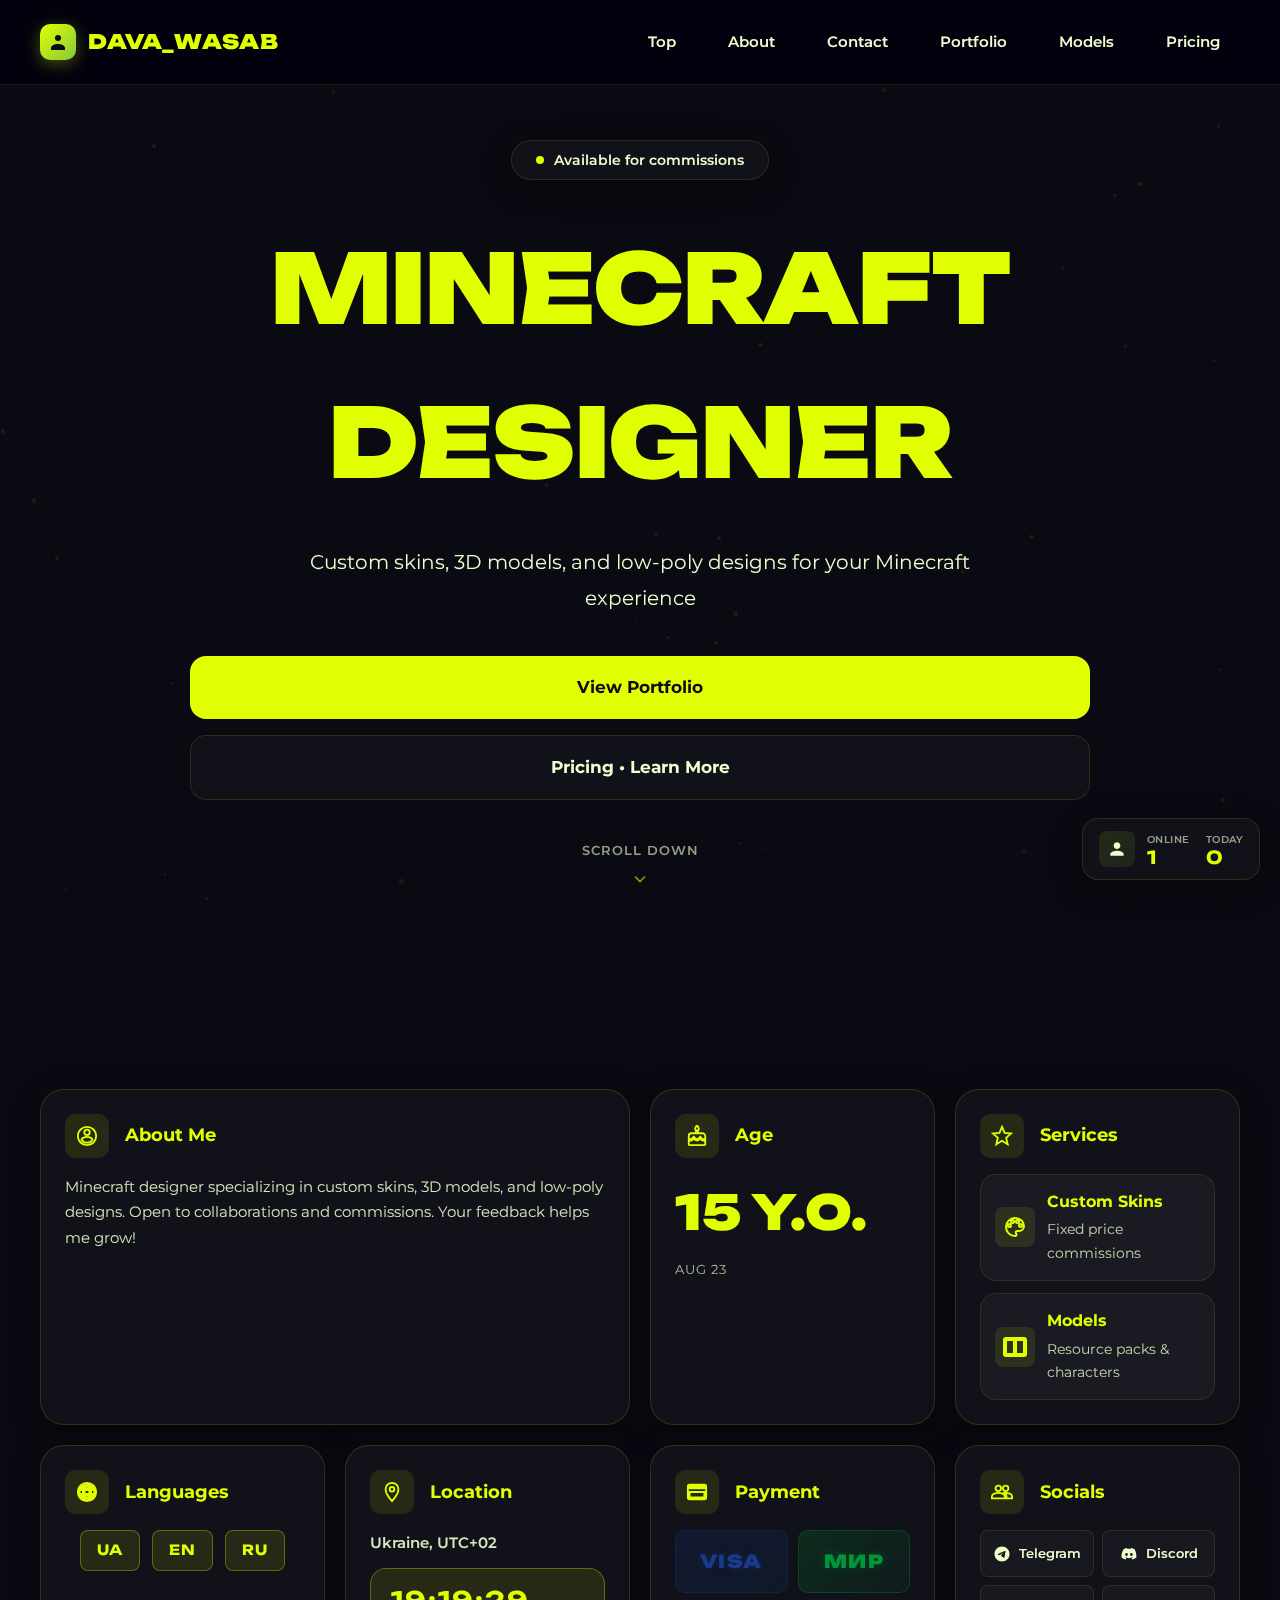
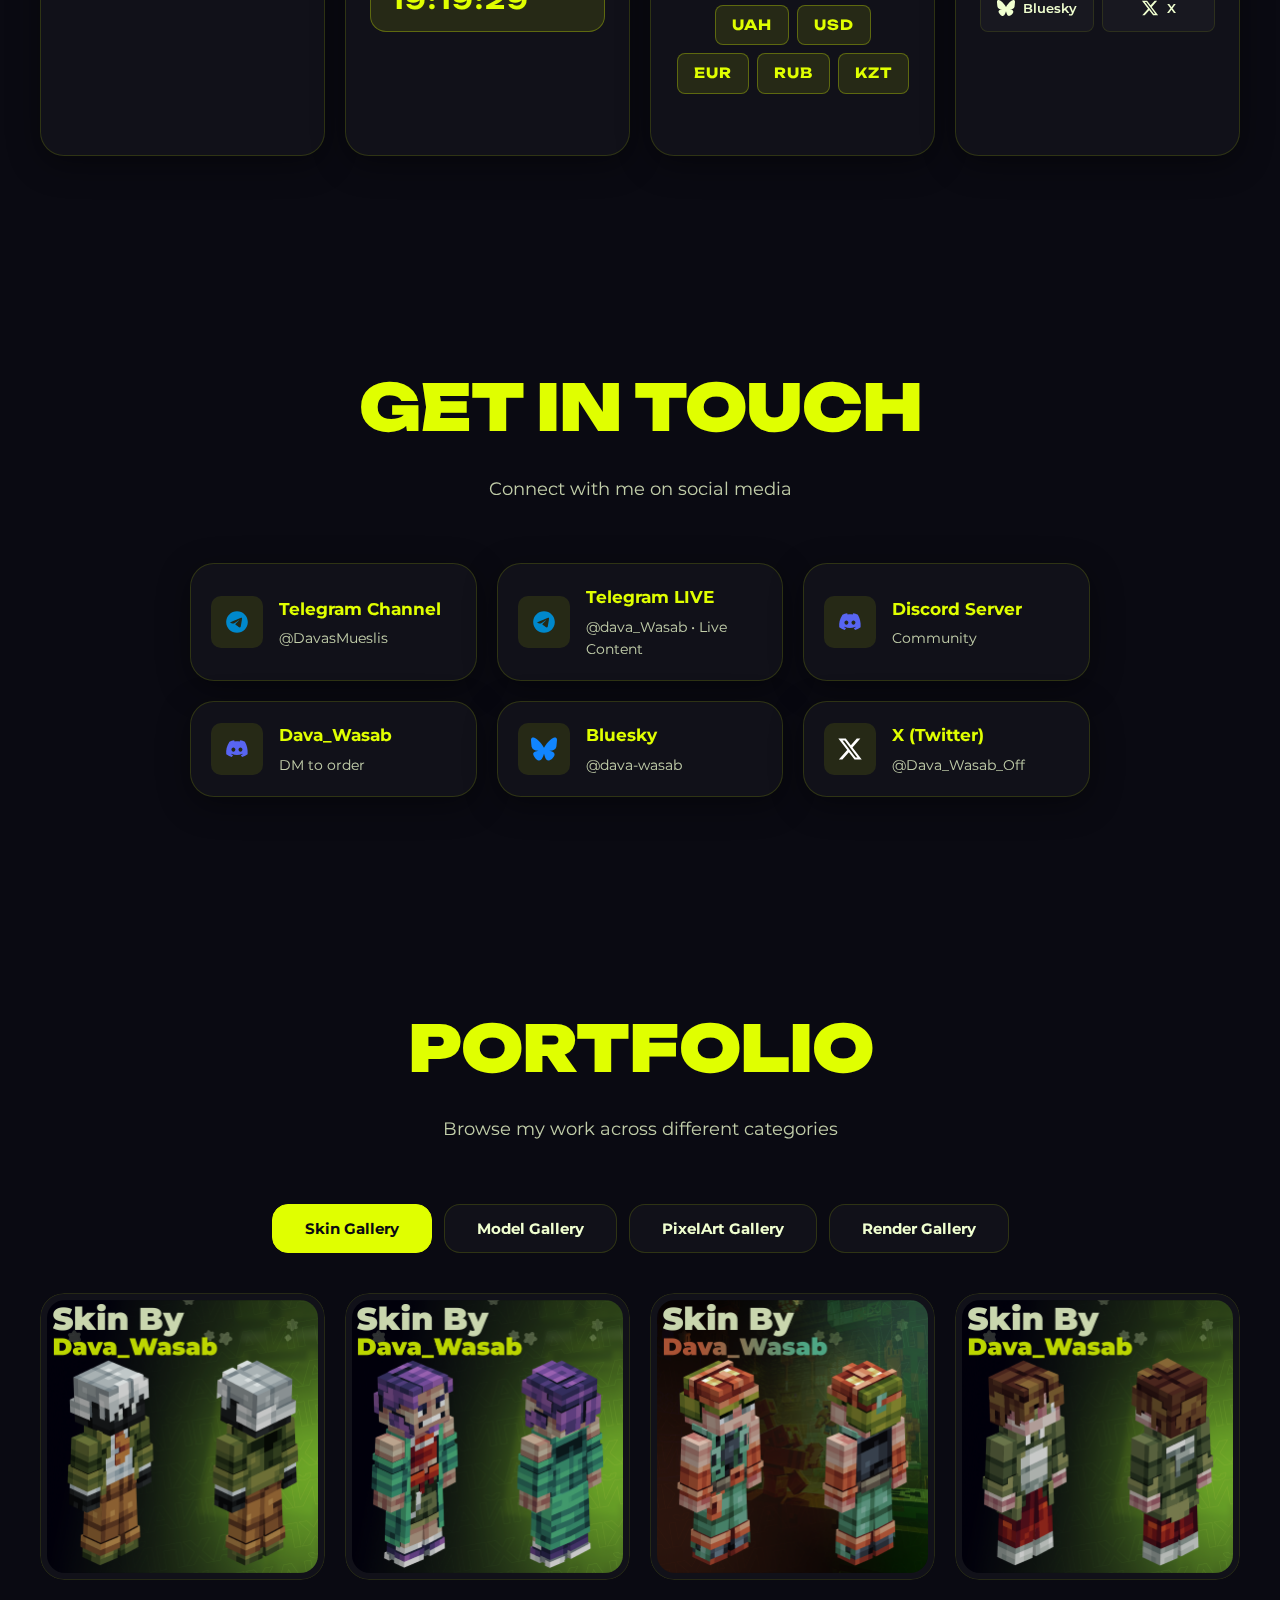
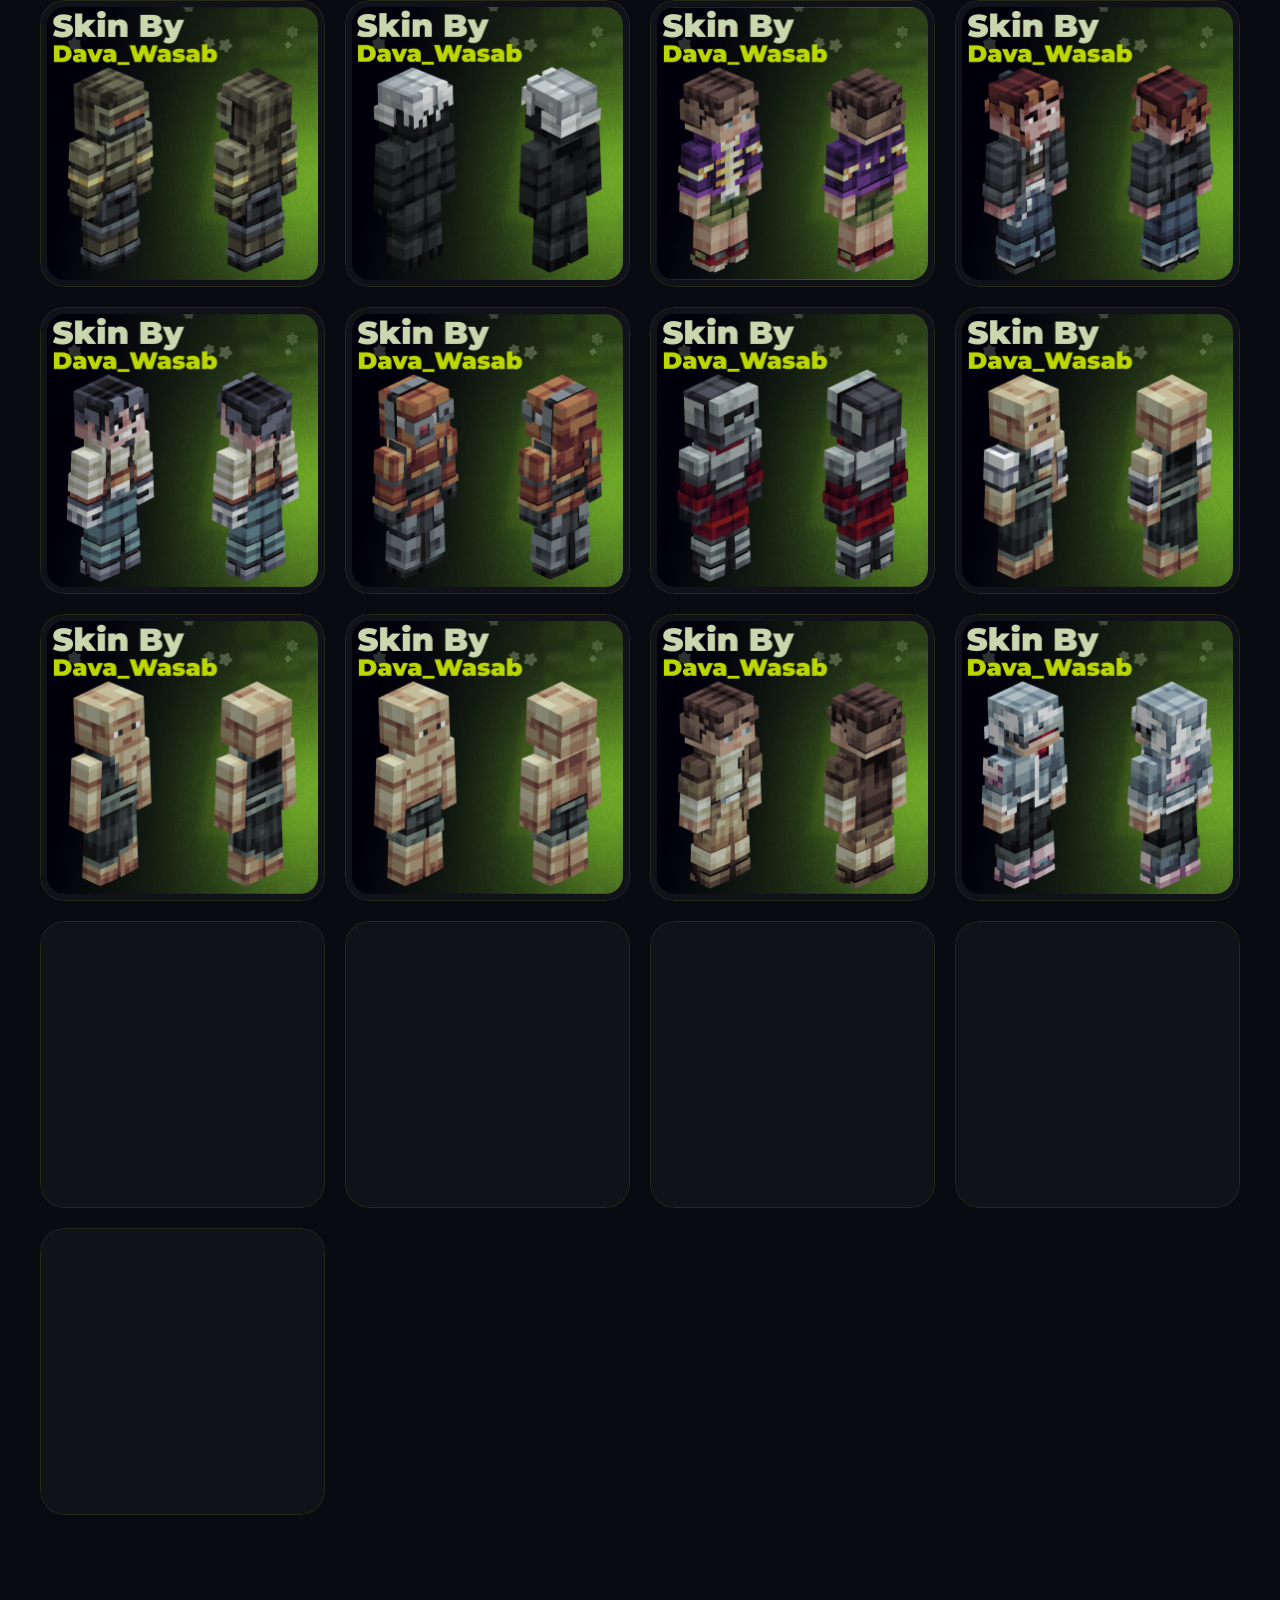
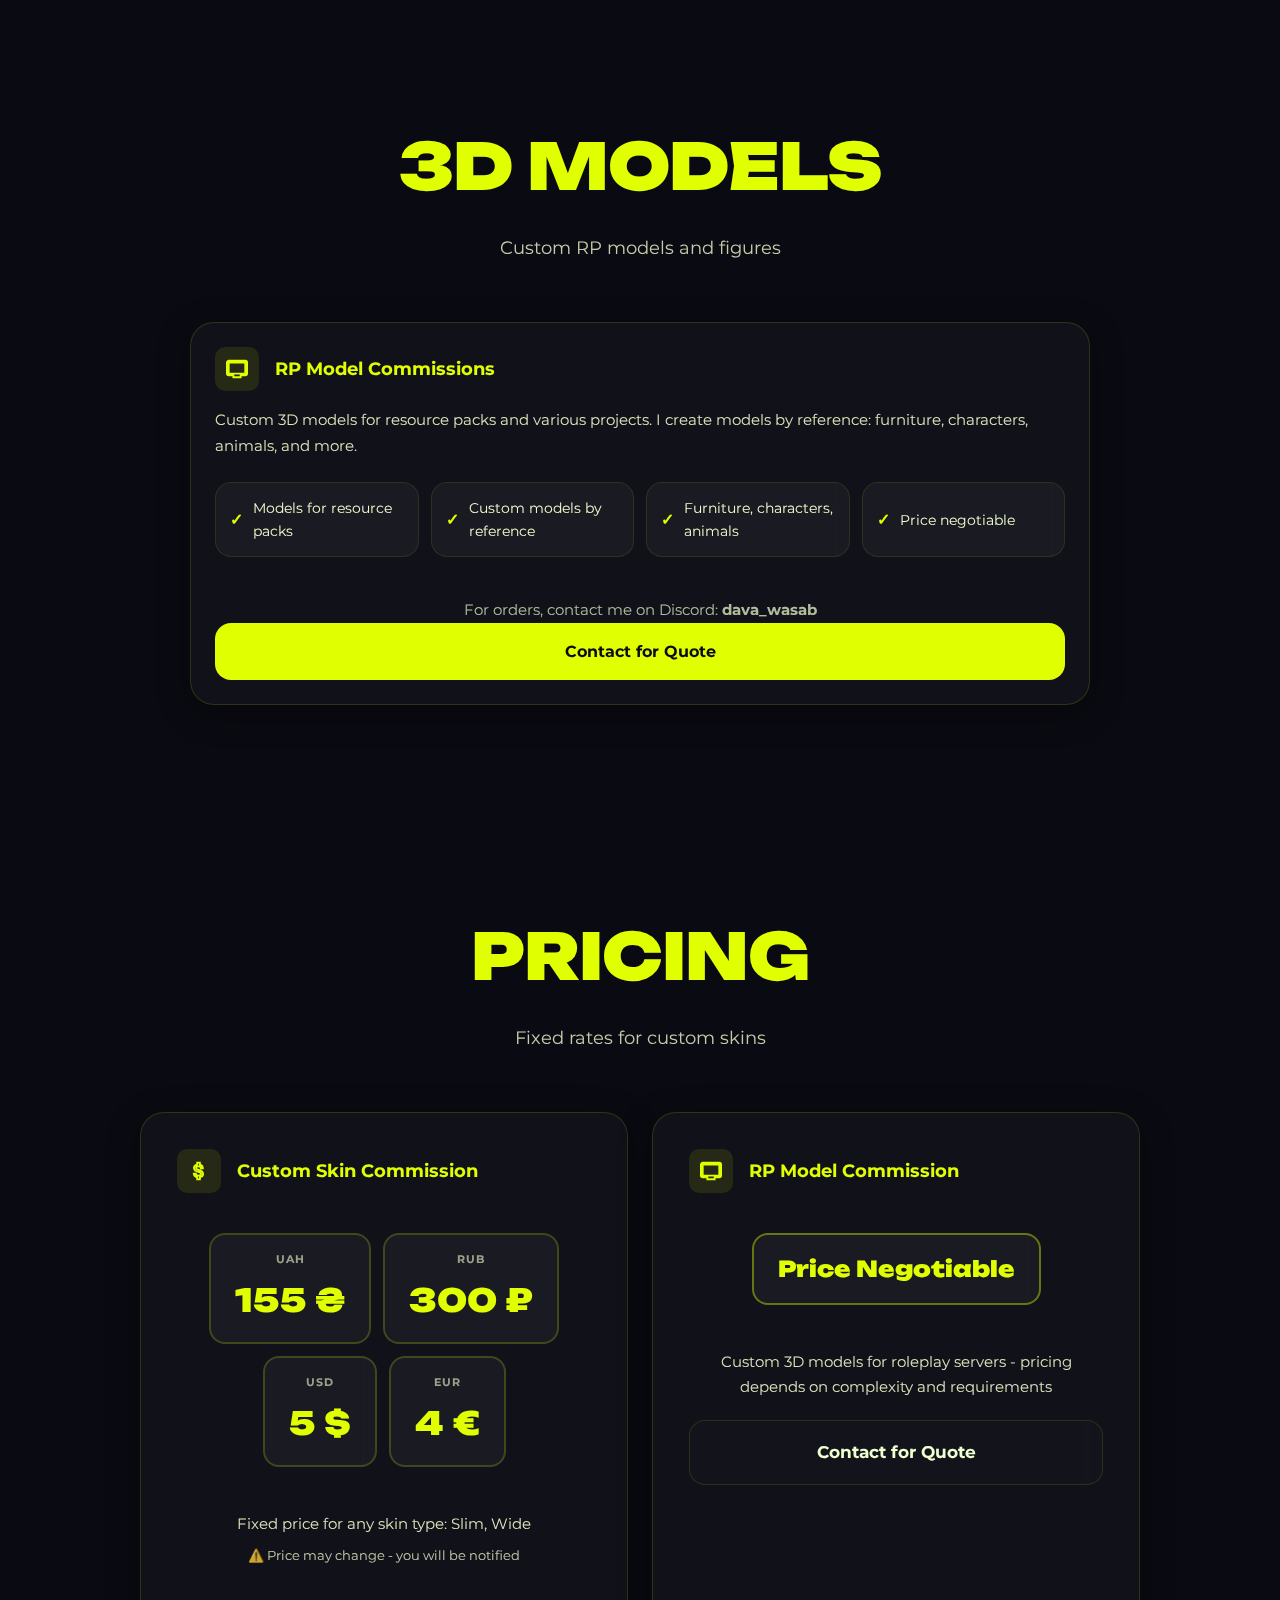
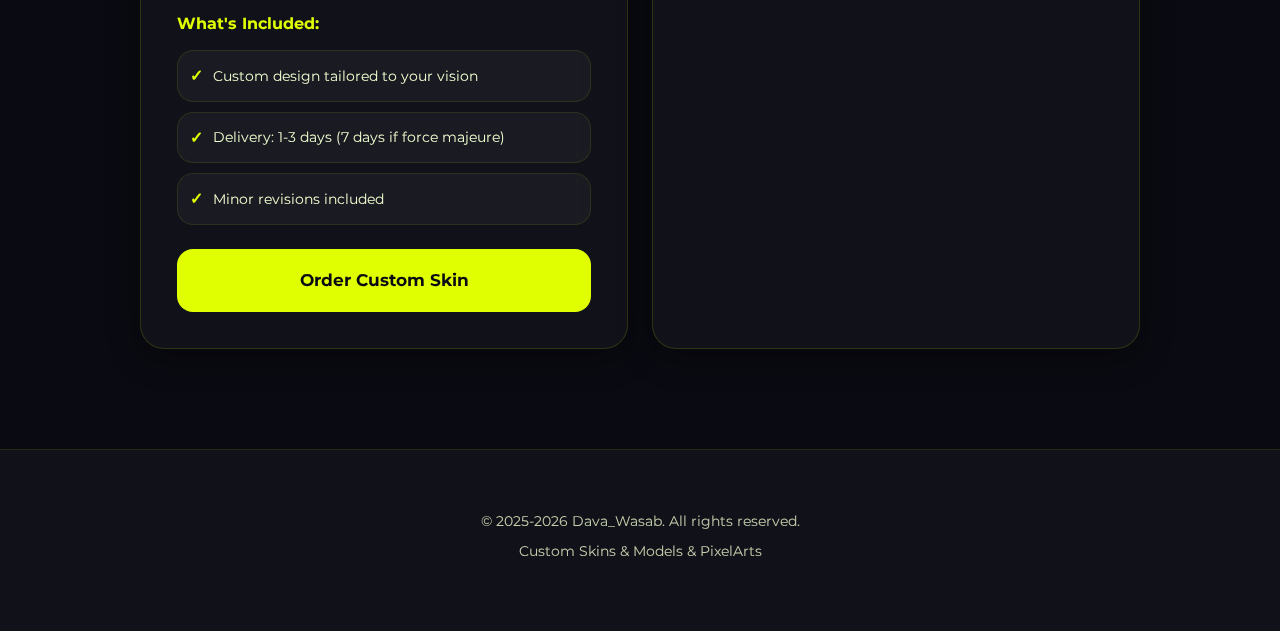
<file: index.html>
<!DOCTYPE html>
<html lang="en">
<head>
    <meta charset="UTF-8">
    <meta name="viewport" content="width=device-width, initial-scale=1.0">
    <title>Dava_Wasab — Minecraft Designer</title>
    
    <!-- SEO Meta Tags -->
    <meta name="description" content="Professional Minecraft Designer specializing in custom skins, 3D models, and low-poly designs. Premium quality, fast delivery.">
    <meta name="keywords" content="Minecraft, Designer, Skins, 3D Models, Custom Skins, RP Models, Pixel Art, Renders">
    <meta name="author" content="Dava_Wasab">
    
    <!-- Open Graph / Facebook -->
    <meta property="og:type" content="website">
    <meta property="og:url" content="https://davawasab.github.io/dava-wasab/">
    <meta property="og:title" content="Dava_Wasab — Minecraft Designer">
    <meta property="og:description" content="Professional Minecraft Designer • Custom Skins & 3D Models • Premium Quality • Fast Delivery">
    <meta property="og:image" content="https://davawasab.github.io/dava-wasab/media/preview.png">
    <meta property="og:image:width" content="1200">
    <meta property="og:image:height" content="630">
    
    <!-- Twitter -->
    <meta property="twitter:card" content="summary_large_image">
    <meta property="twitter:url" content="https://davawasab.github.io/dava-wasab/">
    <meta property="twitter:title" content="Dava_Wasab — Minecraft Designer">
    <meta property="twitter:description" content="Professional Minecraft Designer • Custom Skins & 3D Models • Premium Quality • Fast Delivery">
    <meta property="twitter:image" content="https://davawasab.github.io/dava-wasab/media/preview.png">
    
    <!-- Discord -->
    <meta name="theme-color" content="#E0FF00">
    
    <link rel="preconnect" href="https://fonts.googleapis.com">
    <link rel="preconnect" href="https://fonts.gstatic.com" crossorigin>
    <link href="https://fonts.googleapis.com/css2?family=Montserrat:wght@400;500;600;700;800;900&family=Unbounded:wght@400;500;600;700;800;900&display=swap" rel="stylesheet">
    <link rel="stylesheet" href="styles.css">
</head>
<body>
    <!-- Loading Screen -->
    <div id="loader">
        <div class="loader-content">
            <div class="loader-logo">Dava Wasab</div>
            <div class="loader-spinner"></div>
            <div class="loader-text">Loading Portfolio...</div>
        </div>
    </div>

    <!-- Animated Particles Background -->
    <div class="particles-container" id="particles"></div>
    
    <!-- Diagonal Background Text -->
    <div class="diagonal-text-bg"></div>
    
    <!-- Navigation Bar -->
    <nav class="navbar">
        <div class="navbar-content">
            <div class="navbar-left">
                <h1 class="logo">
                    <svg class="logo-icon" viewBox="0 0 24 24" fill="none" xmlns="http://www.w3.org/2000/svg">
                        <circle cx="12" cy="8" r="3" fill="currentColor"/>
                        <path d="M12 14c-4 0-7 2-7 4v2h14v-2c0-2-3-4-7-4z" fill="currentColor"/>
                    </svg>
                    Dava_Wasab
                </h1>
            </div>
            <div class="navbar-right">
                <a href="#top" class="nav-link">Top</a>
                <a href="#about" class="nav-link">About</a>
                <a href="#contact" class="nav-link">Contact</a>
                <a href="#portfolio" class="nav-link">Portfolio</a>
                <a href="#models" class="nav-link">Models</a>
                <a href="#pricing" class="nav-link">Pricing</a>
            </div>
        </div>
    </nav>

    <!-- Hero Section -->
    <section id="top" class="hero">
        <div class="hero-content">
            <div class="hero-badge">
                <span class="badge-dot"></span>
                <span>Available for commissions</span>
            </div>
            <h1 class="hero-title">Minecraft Designer</h1>
            <p class="hero-subtitle">
                Custom skins, 3D models, and low-poly designs for your Minecraft experience
            </p>
            <div class="hero-buttons">
                <a href="#portfolio" class="btn btn-primary btn-large">View Portfolio</a>
                <a href="#pricing" class="btn btn-secondary btn-large">Pricing • Learn More</a>
            </div>
            <div class="scroll-hint" id="scrollHint">
                <p>scroll down</p>
                <svg width="20" height="20" viewBox="0 0 24 24" fill="none" stroke="currentColor" stroke-width="2">
                    <polyline points="6 9 12 15 18 9"></polyline>
                </svg>
            </div>
        </div>
    </section>

    <!-- About Section -->
    <section id="about" class="about-section">
        <div class="container">
            <div class="widget-grid">
                <!-- Main Info Widget -->
                <div class="widget widget-large">
                    <div class="widget-header">
                        <span class="widget-icon">
                            <svg viewBox="0 0 24 24"><path d="M12 2C6.48 2 2 6.48 2 12s4.48 10 10 10 10-4.48 10-10S17.52 2 12 2zm0 3c1.66 0 3 1.34 3 3s-1.34 3-3 3-3-1.34-3-3 1.34-3 3-3zm0 14.2c-2.5 0-4.71-1.28-6-3.22.03-1.99 4-3.08 6-3.08 1.99 0 5.97 1.09 6 3.08-1.29 1.94-3.5 3.22-6 3.22z"/></svg>
                        </span>
                        <h3>About Me</h3>
                    </div>
                    <div class="widget-content">
                        <p>Minecraft designer specializing in custom skins, 3D models, and low-poly designs. Open to collaborations and commissions. Your feedback helps me grow!</p>
                    </div>
                </div>

                <!-- Age Widget -->
                <div class="widget widget-small">
                    <div class="widget-header">
                        <span class="widget-icon">
                            <svg viewBox="0 0 24 24"><path d="M12 6c1.11 0 2-.9 2-2 0-.38-.1-.73-.29-1.03L12 0l-1.71 2.97c-.19.3-.29.65-.29 1.03 0 1.1.9 2 2 2zm4.6 9.99l-1.07-1.07-1.08 1.07c-1.3 1.3-3.58 1.31-4.89 0l-1.07-1.07-1.09 1.07C6.75 16.64 5.88 17 4.96 17c-.73 0-1.4-.23-1.96-.61V21c0 .55.45 1 1 1h16c.55 0 1-.45 1-1v-4.61c-.56.38-1.23.61-1.96.61-.92 0-1.79-.36-2.44-1.01zM18 9h-5V7h-2v2H6c-1.66 0-3 1.34-3 3v1.54c0 1.08.88 1.96 1.96 1.96.52 0 1.02-.2 1.38-.57l2.14-2.13 2.13 2.13c.74.74 2.03.74 2.77 0l2.14-2.13 2.13 2.13c.37.37.86.57 1.38.57 1.08 0 1.96-.88 1.96-1.96V12C21 10.34 19.66 9 18 9z"/></svg>
                        </span>
                        <h3>Age</h3>
                    </div>
                    <div class="widget-content">
                        <div class="stat-item">
                            <span class="stat-value">15 Y.O.</span>
                            <span class="stat-label">Aug 23</span>
                        </div>
                    </div>
                </div>

                <!-- Services Widget -->
                <div class="widget widget-medium">
                    <div class="widget-header">
                        <span class="widget-icon">
                            <svg viewBox="0 0 24 24"><path d="M12 17.27L18.18 21l-1.64-7.03L22 9.24l-7.19-.61L12 2 9.19 8.63 2 9.24l5.46 4.73L5.82 21z"/></svg>
                        </span>
                        <h3>Services</h3>
                    </div>
                    <div class="widget-content">
                        <div class="service-list-compact">
                            <div class="service-item">
                                <span class="service-icon">
                                    <svg viewBox="0 0 24 24"><path d="M12 3c-4.97 0-9 4.03-9 9s4.03 9 9 9c.83 0 1.5-.67 1.5-1.5 0-.39-.15-.74-.39-1.01-.23-.26-.38-.61-.38-.99 0-.83.67-1.5 1.5-1.5H16c2.76 0 5-2.24 5-5 0-4.42-4.03-8-9-8zm-5.5 9c-.83 0-1.5-.67-1.5-1.5S5.67 9 6.5 9 8 9.67 8 10.5 7.33 12 6.5 12zm3-4C8.67 8 8 7.33 8 6.5S8.67 5 9.5 5s1.5.67 1.5 1.5S10.33 8 9.5 8zm5 0c-.83 0-1.5-.67-1.5-1.5S13.67 5 14.5 5s1.5.67 1.5 1.5S15.33 8 14.5 8zm3 4c-.83 0-1.5-.67-1.5-1.5S16.67 9 17.5 9s1.5.67 1.5 1.5-.67 1.5-1.5 1.5z"/></svg>
                                </span>
                                <div class="service-info">
                                    <h4>Custom Skins</h4>
                                    <p>Fixed price commissions</p>
                                </div>
                            </div>
                            <div class="service-item">
                                <span class="service-icon">
                                    <svg viewBox="0 0 24 24"><path d="M21 3H3c-1.1 0-2 .9-2 2v14c0 1.1.9 2 2 2h18c1.1 0 2-.9 2-2V5c0-1.1-.9-2-2-2zm0 16H3V5h18v14zM11 15h2v2h-2zm0-8h2v6h-2z"/></svg>
                                </span>
                                <div class="service-info">
                                    <h4>Models</h4>
                                    <p>Resource packs & characters</p>
                                </div>
                            </div>
                        </div>
                    </div>
                </div>

                <!-- Languages Widget -->
                <div class="widget widget-small">
                    <div class="widget-header">
                        <span class="widget-icon">
                            <svg viewBox="0 0 24 24"><path d="M11.99 2C6.47 2 2 6.48 2 12s4.47 10 9.99 10C17.52 22 22 17.52 22 12S17.52 2 11.99 2zm6.93 6h-2.95c-.32-1.25-.78-2.45-1.38-3.56 1.84.63 3.37 1.91 4.33 3.56zM12 4.04c.83 1.2 1.48 2.53 1.91 3.96h-3.82c.43-1.43 1.08-2.76 1.91-3.96zM4.26 14C4.1 13.36 4 12.69 4 12s.1-1.36.26-2h3.38c-.08.66-.14 1.32-.14 2 0 .68.06 1.34.14 2H4.26zm.82 2h2.95c.32 1.25.78 2.45 1.38 3.56-1.84-.63-3.37-1.9-4.33-3.56zm2.95-8H5.08c.96-1.66 2.49-2.93 4.33-3.56C8.81 5.55 8.35 6.75 8.03 8zM12 19.96c-.83-1.2-1.48-2.53-1.91-3.96h3.82c-.43 1.43-1.08 2.76-1.91 3.96zM14.34 14H9.66c-.09-.66-.16-1.32-.16-2 0-.68.07-1.35.16-2h4.68c.09.65.16 1.32.16 2 0 .68-.07 1.34-.16 2zm.25 5.56c.6-1.11 1.06-2.31 1.38-3.56h2.95c-.96 1.65-2.49 2.93-4.33 3.56zM16.36 14c.08-.66.14-1.32.14-2 0-.68-.06-1.34-.14-2h3.38c.16.64.26 1.31.26 2s-.1 1.36-.26 2h-3.38z"/></svg>
                        </span>
                        <h3>Languages</h3>
                    </div>
                    <div class="widget-content">
                        <div class="language-tags">
                            <span class="tag">UA</span>
                            <span class="tag">EN</span>
                            <span class="tag">RU</span>
                        </div>
                    </div>
                </div>

                <!-- Location Widget -->
                <div class="widget widget-medium">
                    <div class="widget-header">
                        <span class="widget-icon">
                            <svg viewBox="0 0 24 24"><path d="M12 2C8.13 2 5 5.13 5 9c0 5.25 7 13 7 13s7-7.75 7-13c0-3.87-3.13-7-7-7zm0 9.5c-1.38 0-2.5-1.12-2.5-2.5s1.12-2.5 2.5-2.5 2.5 1.12 2.5 2.5-1.12 2.5-2.5 2.5z"/></svg>
                        </span>
                        <h3>Location</h3>
                    </div>
                    <div class="widget-content">
                        <p class="location-text">Ukraine, UTC+02</p>
                        <a href="https://time.is/en/UTC%202" target="_blank" class="digital-clock" id="utcClock">
                            <span class="clock-time">--:--:--</span>
                        </a>
                    </div>
                </div>

                <!-- Payment Widget -->
                <div class="widget widget-medium">
                    <div class="widget-header">
                        <span class="widget-icon">
                            <svg viewBox="0 0 24 24"><path d="M20 4H4c-1.11 0-1.99.89-1.99 2L2 18c0 1.11.89 2 2 2h16c1.11 0 2-.89 2-2V6c0-1.11-.89-2-2-2zm0 14H4v-6h16v6zm0-10H4V6h16v2z"/></svg>
                        </span>
                        <h3>Payment</h3>
                    </div>
                    <div class="widget-content">
                        <div class="payment-cards-static">
                            <div class="payment-card-static visa">
                                <div class="card-logo">VISA</div>
                            </div>
                            <div class="payment-card-static mir">
                                <div class="card-logo">МИР</div>
                            </div>
                        </div>
                        <div class="payment-currencies">
                            <span class="currency-tag">UAH</span>
                            <span class="currency-tag">USD</span>
                            <span class="currency-tag">EUR</span>
                            <span class="currency-tag">RUB</span>
                            <span class="currency-tag">KZT</span>
                        </div>
                        <p class="payment-note">All currencies accepted</p>
                    </div>
                </div>

                <!-- Socials Widget -->
                <div class="widget widget-medium">
                    <div class="widget-header">
                        <span class="widget-icon">
                            <svg viewBox="0 0 24 24"><path d="M16 11c1.66 0 2.99-1.34 2.99-3S17.66 5 16 5c-1.66 0-3 1.34-3 3s1.34 3 3 3zm-8 0c1.66 0 2.99-1.34 2.99-3S9.66 5 8 5C6.34 5 5 6.34 5 8s1.34 3 3 3zm0 2c-2.33 0-7 1.17-7 3.5V19h14v-2.5c0-2.33-4.67-3.5-7-3.5zm8 0c-.29 0-.62.02-.97.05 1.16.84 1.97 1.97 1.97 3.45V19h6v-2.5c0-2.33-4.67-3.5-7-3.5z"/></svg>
                        </span>
                        <h3>Socials</h3>
                    </div>
                    <div class="widget-content">
                        <div class="social-links-compact">
                            <a href="#contact" class="social-link-btn telegram">
                                <svg viewBox="0 0 24 24"><path d="M12 2C6.48 2 2 6.48 2 12C2 17.52 6.48 22 12 22C17.52 22 22 17.52 22 12C22 6.48 17.52 2 12 2ZM16.64 8.8C16.49 10.38 15.84 14.22 15.51 15.99C15.37 16.74 15.09 16.99 14.83 17.02C14.25 17.07 13.81 16.64 13.25 16.27C12.37 15.69 11.87 15.33 11.02 14.77C10.03 14.12 10.67 13.76 11.24 13.18C11.39 13.03 13.95 10.7 14 10.49C14.0069 10.4582 14.006 10.4252 13.9973 10.3938C13.9886 10.3624 13.9724 10.3337 13.95 10.31C13.89 10.26 13.81 10.28 13.74 10.29C13.65 10.31 12.25 11.24 9.52 13.08C9.12 13.35 8.76 13.49 8.44 13.48C8.08 13.47 7.4 13.28 6.89 13.11C6.26 12.91 5.77 12.8 5.81 12.45C5.83 12.27 6.08 12.09 6.55 11.9C9.47 10.63 11.41 9.79 12.38 9.39C15.16 8.23 15.73 8.03 16.11 8.03C16.19 8.03 16.38 8.05 16.5 8.15C16.6 8.23 16.63 8.34 16.64 8.42C16.63 8.48 16.65 8.66 16.64 8.8Z" fill="currentColor"/></svg>
                                <span>Telegram</span>
                            </a>
                            <a href="#contact" class="social-link-btn discord">
                                <svg viewBox="0 0 24 24"><path d="M19.27 5.33C17.94 4.71 16.5 4.26 15 4C14.83 4.3 14.64 4.71 14.5 5.04C12.93 4.79 11.37 4.79 9.83 5.04C9.69 4.71 9.5 4.3 9.32 4C7.82 4.26 6.38 4.71 5.05 5.33C2.44 9.24 1.73 13.05 2.08 16.81C3.85 18.11 5.56 18.92 7.24 19.43C7.66 18.87 8.04 18.27 8.38 17.64C7.78 17.41 7.21 17.13 6.67 16.81C6.81 16.7 6.95 16.58 7.08 16.47C10.23 17.94 13.68 17.94 16.8 16.47C16.94 16.58 17.08 16.7 17.21 16.81C16.67 17.13 16.1 17.41 15.5 17.64C15.84 18.27 16.22 18.87 16.64 19.43C18.32 18.92 20.03 18.11 21.8 16.81C22.21 12.45 21.11 8.67 19.27 5.33ZM8.68 14.56C7.68 14.56 6.86 13.65 6.86 12.54C6.86 11.43 7.66 10.51 8.68 10.51C9.7 10.51 10.52 11.43 10.5 12.54C10.5 13.65 9.7 14.56 8.68 14.56ZM15.2 14.56C14.2 14.56 13.38 13.65 13.38 12.54C13.38 11.43 14.18 10.51 15.2 10.51C16.22 10.51 17.04 11.43 17.02 12.54C17.02 13.65 16.22 14.56 15.2 14.56Z" fill="currentColor"/></svg>
                                <span>Discord</span>
                            </a>
                            <a href="#contact" class="social-link-btn bluesky">
                                <svg viewBox="0 0 24 24"><path d="M12 10.8c-1.087-2.114-4.046-6.053-6.798-7.995C2.566.944 1.561 1.266.902 1.565.139 1.908 0 3.08 0 3.768c0 .69.378 5.65.624 6.479.815 2.736 3.713 3.66 6.383 3.364.136-.02.275-.039.415-.056-.138.022-.276.04-.415.056-3.912.58-7.387 2.005-2.83 7.078 5.013 5.19 6.87-1.113 7.823-4.308.953 3.195 2.05 9.271 7.733 4.308 4.267-4.308 1.172-6.498-2.74-7.078a8.741 8.741 0 0 1-.415-.056c.14.017.279.036.415.056 2.67.297 5.568-.628 6.383-3.364.246-.828.624-5.79.624-6.478 0-.69-.139-1.861-.902-2.206-.659-.298-1.664-.62-4.3 1.24C16.046 4.748 13.087 8.687 12 10.8Z" fill="currentColor"/></svg>
                                <span>Bluesky</span>
                            </a>
                            <a href="#contact" class="social-link-btn twitter">
                                <svg viewBox="0 0 24 24"><path d="M18.244 2.25h3.308l-7.227 8.26 8.502 11.24H16.17l-5.214-6.817L4.99 21.75H1.68l7.73-8.835L1.254 2.25H8.08l4.713 6.231zm-1.161 17.52h1.833L7.084 4.126H5.117z" fill="currentColor"/></svg>
                                <span>X</span>
                            </a>
                        </div>
                        <p class="socials-note">Click to jump to contacts</p>
                    </div>
                </div>
            </div>
        </div>
    </section>

    <!-- Contact Section -->
    <section id="contact" class="contact-section">
        <div class="container">
            <div class="section-header">
                <h2 class="section-title">Get in Touch</h2>
                <p class="section-subtitle">Connect with me on social media</p>
            </div>

            <div class="social-grid">
                <!-- Telegram Channel -->
                <a href="#" onclick="return redirect('telegram-channel');" class="social-card">
                    <div class="social-icon telegram">
                        <svg viewBox="0 0 24 24" fill="none" xmlns="http://www.w3.org/2000/svg">
                            <path d="M12 2C6.48 2 2 6.48 2 12C2 17.52 6.48 22 12 22C17.52 22 22 17.52 22 12C22 6.48 17.52 2 12 2ZM16.64 8.8C16.49 10.38 15.84 14.22 15.51 15.99C15.37 16.74 15.09 16.99 14.83 17.02C14.25 17.07 13.81 16.64 13.25 16.27C12.37 15.69 11.87 15.33 11.02 14.77C10.03 14.12 10.67 13.76 11.24 13.18C11.39 13.03 13.95 10.7 14 10.49C14.0069 10.4582 14.006 10.4252 13.9973 10.3938C13.9886 10.3624 13.9724 10.3337 13.95 10.31C13.89 10.26 13.81 10.28 13.74 10.29C13.65 10.31 12.25 11.24 9.52 13.08C9.12 13.35 8.76 13.49 8.44 13.48C8.08 13.47 7.4 13.28 6.89 13.11C6.26 12.91 5.77 12.8 5.81 12.45C5.83 12.27 6.08 12.09 6.55 11.9C9.47 10.63 11.41 9.79 12.38 9.39C15.16 8.23 15.73 8.03 16.11 8.03C16.19 8.03 16.38 8.05 16.5 8.15C16.6 8.23 16.63 8.34 16.64 8.42C16.63 8.48 16.65 8.66 16.64 8.8Z" fill="currentColor"/>
                        </svg>
                    </div>
                    <div class="social-info">
                        <h3>Telegram Channel</h3>
                        <p>@DavasMueslis</p>
                    </div>
                </a>

                <!-- Telegram LIVE -->
                <a href="#" onclick="return redirect('telegram-live');" class="social-card">
                    <div class="social-icon telegram">
                        <svg viewBox="0 0 24 24" fill="none" xmlns="http://www.w3.org/2000/svg">
                            <path d="M12 2C6.48 2 2 6.48 2 12C2 17.52 6.48 22 12 22C17.52 22 22 17.52 22 12C22 6.48 17.52 2 12 2ZM16.64 8.8C16.49 10.38 15.84 14.22 15.51 15.99C15.37 16.74 15.09 16.99 14.83 17.02C14.25 17.07 13.81 16.64 13.25 16.27C12.37 15.69 11.87 15.33 11.02 14.77C10.03 14.12 10.67 13.76 11.24 13.18C11.39 13.03 13.95 10.7 14 10.49C14.0069 10.4582 14.006 10.4252 13.9973 10.3938C13.9886 10.3624 13.9724 10.3337 13.95 10.31C13.89 10.26 13.81 10.28 13.74 10.29C13.65 10.31 12.25 11.24 9.52 13.08C9.12 13.35 8.76 13.49 8.44 13.48C8.08 13.47 7.4 13.28 6.89 13.11C6.26 12.91 5.77 12.8 5.81 12.45C5.83 12.27 6.08 12.09 6.55 11.9C9.47 10.63 11.41 9.79 12.38 9.39C15.16 8.23 15.73 8.03 16.11 8.03C16.19 8.03 16.38 8.05 16.5 8.15C16.6 8.23 16.63 8.34 16.64 8.42C16.63 8.48 16.65 8.66 16.64 8.8Z" fill="currentColor"/>
                        </svg>
                    </div>
                    <div class="social-info">
                        <h3>Telegram LIVE</h3>
                        <p>@dava_Wasab • Live Content</p>
                    </div>
                </a>

                <!-- Discord Server -->
                <a href="#" onclick="return redirect('discord-server');" class="social-card">
                    <div class="social-icon discord">
                        <svg viewBox="0 0 24 24" fill="none" xmlns="http://www.w3.org/2000/svg">
                            <path d="M19.27 5.33C17.94 4.71 16.5 4.26 15 4C14.83 4.3 14.64 4.71 14.5 5.04C12.93 4.79 11.37 4.79 9.83 5.04C9.69 4.71 9.5 4.3 9.32 4C7.82 4.26 6.38 4.71 5.05 5.33C2.44 9.24 1.73 13.05 2.08 16.81C3.85 18.11 5.56 18.92 7.24 19.43C7.66 18.87 8.04 18.27 8.38 17.64C7.78 17.41 7.21 17.13 6.67 16.81C6.81 16.7 6.95 16.58 7.08 16.47C10.23 17.94 13.68 17.94 16.8 16.47C16.94 16.58 17.08 16.7 17.21 16.81C16.67 17.13 16.1 17.41 15.5 17.64C15.84 18.27 16.22 18.87 16.64 19.43C18.32 18.92 20.03 18.11 21.8 16.81C22.21 12.45 21.11 8.67 19.27 5.33ZM8.68 14.56C7.68 14.56 6.86 13.65 6.86 12.54C6.86 11.43 7.66 10.51 8.68 10.51C9.7 10.51 10.52 11.43 10.5 12.54C10.5 13.65 9.7 14.56 8.68 14.56ZM15.2 14.56C14.2 14.56 13.38 13.65 13.38 12.54C13.38 11.43 14.18 10.51 15.2 10.51C16.22 10.51 17.04 11.43 17.02 12.54C17.02 13.65 16.22 14.56 15.2 14.56Z" fill="currentColor"/>
                        </svg>
                    </div>
                    <div class="social-info">
                        <h3>Discord Server</h3>
                        <p>Community</p>
                    </div>
                </a>

                <!-- Discord DM -->
                <a href="#" onclick="return redirect('discord-dm');" class="social-card">
                    <div class="social-icon discord">
                        <svg viewBox="0 0 24 24" fill="none" xmlns="http://www.w3.org/2000/svg">
                            <path d="M19.27 5.33C17.94 4.71 16.5 4.26 15 4C14.83 4.3 14.64 4.71 14.5 5.04C12.93 4.79 11.37 4.79 9.83 5.04C9.69 4.71 9.5 4.3 9.32 4C7.82 4.26 6.38 4.71 5.05 5.33C2.44 9.24 1.73 13.05 2.08 16.81C3.85 18.11 5.56 18.92 7.24 19.43C7.66 18.87 8.04 18.27 8.38 17.64C7.78 17.41 7.21 17.13 6.67 16.81C6.81 16.7 6.95 16.58 7.08 16.47C10.23 17.94 13.68 17.94 16.8 16.47C16.94 16.58 17.08 16.7 17.21 16.81C16.67 17.13 16.1 17.41 15.5 17.64C15.84 18.27 16.22 18.87 16.64 19.43C18.32 18.92 20.03 18.11 21.8 16.81C22.21 12.45 21.11 8.67 19.27 5.33ZM8.68 14.56C7.68 14.56 6.86 13.65 6.86 12.54C6.86 11.43 7.66 10.51 8.68 10.51C9.7 10.51 10.52 11.43 10.5 12.54C10.5 13.65 9.7 14.56 8.68 14.56ZM15.2 14.56C14.2 14.56 13.38 13.65 13.38 12.54C13.38 11.43 14.18 10.51 15.2 10.51C16.22 10.51 17.04 11.43 17.02 12.54C17.02 13.65 16.22 14.56 15.2 14.56Z" fill="currentColor"/>
                        </svg>
                    </div>
                    <div class="social-info">
                        <h3><span class="copyable-text" onclick="copyToClipboard('Dava_Wasab', event)">Dava_Wasab</span></h3>
                        <p>DM to order</p>
                    </div>
                </a>

                <!-- Bluesky -->
                <a href="#" onclick="return redirect('bluesky');" class="social-card">
                    <div class="social-icon bluesky">
                        <svg viewBox="0 0 24 24" fill="none" xmlns="http://www.w3.org/2000/svg">
                            <path d="M12 10.8c-1.087-2.114-4.046-6.053-6.798-7.995C2.566.944 1.561 1.266.902 1.565.139 1.908 0 3.08 0 3.768c0 .69.378 5.65.624 6.479.815 2.736 3.713 3.66 6.383 3.364.136-.02.275-.039.415-.056-.138.022-.276.04-.415.056-3.912.58-7.387 2.005-2.83 7.078 5.013 5.19 6.87-1.113 7.823-4.308.953 3.195 2.05 9.271 7.733 4.308 4.267-4.308 1.172-6.498-2.74-7.078a8.741 8.741 0 0 1-.415-.056c.14.017.279.036.415.056 2.67.297 5.568-.628 6.383-3.364.246-.828.624-5.79.624-6.478 0-.69-.139-1.861-.902-2.206-.659-.298-1.664-.62-4.3 1.24C16.046 4.748 13.087 8.687 12 10.8Z" fill="currentColor"/>
                        </svg>
                    </div>
                    <div class="social-info">
                        <h3>Bluesky</h3>
                        <p>@dava-wasab</p>
                    </div>
                </a>

                <!-- X (Twitter) -->
                <a href="#" onclick="return redirect('twitter');" class="social-card">
                    <div class="social-icon twitter">
                        <svg viewBox="0 0 24 24" fill="none" xmlns="http://www.w3.org/2000/svg">
                            <path d="M18.244 2.25h3.308l-7.227 8.26 8.502 11.24H16.17l-5.214-6.817L4.99 21.75H1.68l7.73-8.835L1.254 2.25H8.08l4.713 6.231zm-1.161 17.52h1.833L7.084 4.126H5.117z" fill="currentColor"/>
                        </svg>
                    </div>
                    <div class="social-info">
                        <h3>X (Twitter)</h3>
                        <p>@Dava_Wasab_Off</p>
                    </div>
                </a>
            </div>
        </div>
    </section>


    <!-- Gallery Section -->
    <section id="portfolio" class="gallery-section">
        <div class="container">
            <div class="section-header">
                <h2 class="section-title">Portfolio</h2>
                <p class="section-subtitle">Browse my work across different categories</p>
            </div>

            <!-- Gallery Tabs -->
            <div class="gallery-tabs">
                <button class="gallery-tab active" data-gallery="skins">Skin Gallery</button>
                <button class="gallery-tab" data-gallery="models">Model Gallery</button>
                <button class="gallery-tab" data-gallery="pixelart">PixelArt Gallery</button>
                <button class="gallery-tab" data-gallery="renders">Render Gallery</button>
            </div>

            
            
            
            
            
            
            
            
            
            
            
            
            
            
            
            
            <!-- Skin Gallery -->
            <div class="gallery-container active" id="gallery-skins">
                <div class="skins-grid">
                    <div class="skin-card">
                        <div class="skin-image-wrapper">
                            <img src="media/Skin%20Gallery/2025-11-06_00-28-13_001.png" alt="Skin Gallery" class="skin-image" loading="lazy">
                        </div>
                    </div>

                    <div class="skin-card">
                        <div class="skin-image-wrapper">
                            <img src="media/Skin%20Gallery/2025-11-06_00-28-13_002.png" alt="Skin Gallery" class="skin-image" loading="lazy">
                        </div>
                    </div>

                    <div class="skin-card">
                        <div class="skin-image-wrapper">
                            <img src="media/Skin%20Gallery/2025-11-06_00-28-13_003.png" alt="Skin Gallery" class="skin-image" loading="lazy">
                        </div>
                    </div>

                    <div class="skin-card">
                        <div class="skin-image-wrapper">
                            <img src="media/Skin%20Gallery/2025-11-06_00-28-13_004.png" alt="Skin Gallery" class="skin-image" loading="lazy">
                        </div>
                    </div>

                    <div class="skin-card">
                        <div class="skin-image-wrapper">
                            <img src="media/Skin%20Gallery/2025-11-06_00-28-13_005.png" alt="Skin Gallery" class="skin-image" loading="lazy">
                        </div>
                    </div>

                    <div class="skin-card">
                        <div class="skin-image-wrapper">
                            <img src="media/Skin%20Gallery/2025-11-06_00-28-13_006.png" alt="Skin Gallery" class="skin-image" loading="lazy">
                        </div>
                    </div>

                    <div class="skin-card">
                        <div class="skin-image-wrapper">
                            <img src="media/Skin%20Gallery/2025-11-06_00-28-35_007.jpg" alt="Skin Gallery" class="skin-image" loading="lazy">
                        </div>
                    </div>

                    <div class="skin-card">
                        <div class="skin-image-wrapper">
                            <img src="media/Skin%20Gallery/2025-11-06_00-28-35_008.png" alt="Skin Gallery" class="skin-image" loading="lazy">
                        </div>
                    </div>

                    <div class="skin-card">
                        <div class="skin-image-wrapper">
                            <img src="media/Skin%20Gallery/2025-11-06_00-28-35_009.png" alt="Skin Gallery" class="skin-image" loading="lazy">
                        </div>
                    </div>

                    <div class="skin-card">
                        <div class="skin-image-wrapper">
                            <img src="media/Skin%20Gallery/2025-11-06_00-28-35_010.png" alt="Skin Gallery" class="skin-image" loading="lazy">
                        </div>
                    </div>

                    <div class="skin-card">
                        <div class="skin-image-wrapper">
                            <img src="media/Skin%20Gallery/2025-11-06_00-28-35_011.png" alt="Skin Gallery" class="skin-image" loading="lazy">
                        </div>
                    </div>

                    <div class="skin-card">
                        <div class="skin-image-wrapper">
                            <img src="media/Skin%20Gallery/2025-11-06_00-28-35_012.png" alt="Skin Gallery" class="skin-image" loading="lazy">
                        </div>
                    </div>

                    <div class="skin-card">
                        <div class="skin-image-wrapper">
                            <img src="media/Skin%20Gallery/2025-11-06_00-28-35_013.png" alt="Skin Gallery" class="skin-image" loading="lazy">
                        </div>
                    </div>

                    <div class="skin-card">
                        <div class="skin-image-wrapper">
                            <img src="media/Skin%20Gallery/2025-11-06_00-28-35_014.png" alt="Skin Gallery" class="skin-image" loading="lazy">
                        </div>
                    </div>

                    <div class="skin-card">
                        <div class="skin-image-wrapper">
                            <img src="media/Skin%20Gallery/2025-11-06_00-28-35_015.png" alt="Skin Gallery" class="skin-image" loading="lazy">
                        </div>
                    </div>

                    <div class="skin-card">
                        <div class="skin-image-wrapper">
                            <img src="media/Skin%20Gallery/2025-11-06_00-28-35_016.png" alt="Skin Gallery" class="skin-image" loading="lazy">
                        </div>
                    </div>

                    <div class="skin-card">
                        <div class="skin-image-wrapper">
                            <img src="media/Skin%20Gallery/2025-11-06_00-28-35_017.png" alt="Skin Gallery" class="skin-image" loading="lazy">
                        </div>
                    </div>

                    <div class="skin-card">
                        <div class="skin-image-wrapper">
                            <img src="media/Skin%20Gallery/2025-11-06_00-28-35_018.png" alt="Skin Gallery" class="skin-image" loading="lazy">
                        </div>
                    </div>

                    <div class="skin-card">
                        <div class="skin-image-wrapper">
                            <img src="media/Skin%20Gallery/2025-11-06_00-28-35_019.png" alt="Skin Gallery" class="skin-image" loading="lazy">
                        </div>
                    </div>

                    <div class="skin-card">
                        <div class="skin-image-wrapper">
                            <img src="media/Skin%20Gallery/2025-11-06_00-28-35_020.png" alt="Skin Gallery" class="skin-image" loading="lazy">
                        </div>
                    </div>

                    <div class="skin-card">
                        <div class="skin-image-wrapper">
                            <img src="media/Skin%20Gallery/2025-11-06_00-28-35_021.png" alt="Skin Gallery" class="skin-image" loading="lazy">
                        </div>
                    </div>

                </div>
            </div>

            <!-- Model Gallery -->
            <div class="gallery-container" id="gallery-models">
                <div class="skins-grid">
                    <div class="skin-card">
                        <div class="skin-image-wrapper">
                            <img src="media/Model%20Gallery/2025-11-06_01-33-53_001.png" alt="Model Gallery" class="skin-image" loading="lazy">
                        </div>
                    </div>

                    <div class="skin-card">
                        <div class="skin-image-wrapper">
                            <img src="media/Model%20Gallery/2025-11-06_01-33-53_002.png" alt="Model Gallery" class="skin-image" loading="lazy">
                        </div>
                    </div>

                    <div class="skin-card">
                        <div class="skin-image-wrapper">
                            <img src="media/Model%20Gallery/2025-11-06_01-33-53_003.png" alt="Model Gallery" class="skin-image" loading="lazy">
                        </div>
                    </div>

                    <div class="skin-card">
                        <div class="skin-image-wrapper">
                            <img src="media/Model%20Gallery/2025-11-06_01-33-53_004.png" alt="Model Gallery" class="skin-image" loading="lazy">
                        </div>
                    </div>

                    <div class="skin-card">
                        <div class="skin-image-wrapper">
                            <img src="media/Model%20Gallery/2025-11-06_01-33-53_005.png" alt="Model Gallery" class="skin-image" loading="lazy">
                        </div>
                    </div>

                    <div class="skin-card">
                        <div class="skin-image-wrapper">
                            <img src="media/Model%20Gallery/2025-11-06_01-33-53_006.png" alt="Model Gallery" class="skin-image" loading="lazy">
                        </div>
                    </div>

                    <div class="skin-card">
                        <div class="skin-image-wrapper">
                            <img src="media/Model%20Gallery/2025-11-06_01-33-53_007.png" alt="Model Gallery" class="skin-image" loading="lazy">
                        </div>
                    </div>

                </div>
            </div>

            <!-- PixelArt Gallery -->
            <div class="gallery-container" id="gallery-pixelart">
                <div class="skins-grid">
                    <div class="skin-card">
                        <div class="skin-image-wrapper">
                            <img src="media/PixelArt%20Gallery/2025-11-06_01-34-03_001.png" alt="PixelArt Gallery" class="skin-image" loading="lazy">
                        </div>
                    </div>

                </div>
            </div>

            <!-- Render Gallery -->
            <div class="gallery-container" id="gallery-renders">
                <div class="skins-grid">
                    <div class="skin-card">
                        <div class="skin-image-wrapper">
                            <img src="media/Render%20Gallery/2025-11-06_01-33-19_001.png" alt="Render Gallery" class="skin-image" loading="lazy">
                        </div>
                    </div>

                    <div class="skin-card">
                        <div class="skin-image-wrapper">
                            <img src="media/Render%20Gallery/2025-11-06_01-33-19_002.png" alt="Render Gallery" class="skin-image" loading="lazy">
                        </div>
                    </div>

                    <div class="skin-card">
                        <div class="skin-image-wrapper">
                            <img src="media/Render%20Gallery/2025-11-06_01-33-19_003.png" alt="Render Gallery" class="skin-image" loading="lazy">
                        </div>
                    </div>

                    <div class="skin-card">
                        <div class="skin-image-wrapper">
                            <img src="media/Render%20Gallery/2025-11-06_01-33-19_004.png" alt="Render Gallery" class="skin-image" loading="lazy">
                        </div>
                    </div>

                    <div class="skin-card">
                        <div class="skin-image-wrapper">
                            <img src="media/Render%20Gallery/2025-11-06_01-33-19_005.png" alt="Render Gallery" class="skin-image" loading="lazy">
                        </div>
                    </div>

                </div>
            </div>
        </div>
    </section>

    <!-- Models Section -->
    <section id="models" class="models-section">
        <div class="container">
            <div class="section-header">
                <h2 class="section-title">3D Models</h2>
                <p class="section-subtitle">Custom RP models and figures</p>
            </div>

            <div class="models-widget">
                <div class="widget widget-full">
                    <div class="widget-header">
                        <span class="widget-icon">
                            <svg viewBox="0 0 24 24"><path d="M21 3H3c-1.11 0-2 .89-2 2v12c0 1.11.89 2 2 2h5v2h8v-2h5c1.11 0 1.99-.89 1.99-2L23 5c0-1.11-.89-2-2-2zm0 14H3V5h18v12z"/></svg>
                        </span>
                        <h3>RP Model Commissions</h3>
                    </div>
                    <div class="widget-content">
                        <p>Custom 3D models for resource packs and various projects. I create models by reference: furniture, characters, animals, and more.</p>
                        <div class="model-features">
                            <div class="feature-item">
                                <span class="feature-icon">✓</span>
                                <span>Models for resource packs</span>
                            </div>
                            <div class="feature-item">
                                <span class="feature-icon">✓</span>
                                <span>Custom models by reference</span>
                            </div>
                            <div class="feature-item">
                                <span class="feature-icon">✓</span>
                                <span>Furniture, characters, animals</span>
                            </div>
                            <div class="feature-item">
                                <span class="feature-icon">✓</span>
                                <span>Price negotiable</span>
                            </div>
                        </div>
                        <div class="pricing-note" style="margin-top: 16px; text-align: center;">
                            <p>For orders, contact me on Discord: <strong>dava_wasab</strong></p>
                        </div>
                        <a href="#contact" class="btn btn-primary">Contact for Quote</a>
                    </div>
                </div>
            </div>
        </div>
    </section>

    <!-- Pricing Section -->
    <section id="pricing" class="pricing-section">
        <div class="container">
            <div class="section-header">
                <h2 class="section-title">Pricing</h2>
                <p class="section-subtitle">Fixed rates for custom skins</p>
            </div>

            <div class="pricing-widget">
                <div class="widget widget-pricing">
                    <div class="widget-header">
                        <span class="widget-icon">
                            <svg viewBox="0 0 24 24"><path d="M11.8 10.9c-2.27-.59-3-1.2-3-2.15 0-1.09 1.01-1.85 2.7-1.85 1.78 0 2.44.85 2.5 2.1h2.21c-.07-1.72-1.12-3.3-3.21-3.81V3h-3v2.16c-1.94.42-3.5 1.68-3.5 3.61 0 2.31 1.91 3.46 4.7 4.13 2.5.6 3 1.48 3 2.41 0 .69-.49 1.79-2.7 1.79-2.06 0-2.87-.92-2.98-2.1h-2.2c.12 2.19 1.76 3.42 3.68 3.83V21h3v-2.15c1.95-.37 3.5-1.5 3.5-3.55 0-2.84-2.43-3.81-4.7-4.4z"/></svg>
                        </span>
                        <h3>Custom Skin Commission</h3>
                    </div>
                    <div class="widget-content">
                        <div class="price-display">
                            <div class="price-option">
                                <span class="currency-label">UAH</span>
                                <span class="price-value">155 ₴</span>
                            </div>
                            <div class="price-option">
                                <span class="currency-label">RUB</span>
                                <span class="price-value">300 ₽</span>
                            </div>
                            <div class="price-option">
                                <span class="currency-label">USD</span>
                                <span class="price-value">5 $</span>
                            </div>
                            <div class="price-option">
                                <span class="currency-label">EUR</span>
                                <span class="price-value">4 €</span>
                            </div>
                        </div>
                        <div class="pricing-info">
                            <p class="pricing-note">Fixed price for any skin type: Slim, Wide</p>
                            <p class="pricing-note" style="margin-top: 8px; font-size: 13px; opacity: 0.8;">⚠️ Price may change - you will be notified</p>
                        </div>
                        <div class="pricing-includes">
                            <h4>What's Included:</h4>
                            <div class="include-list">
                                <div class="include-item">
                                    <span class="include-icon">✓</span>
                                    <span>Custom design tailored to your vision</span>
                                </div>
                                <div class="include-item">
                                    <span class="include-icon">✓</span>
                                    <span>Delivery: 1-3 days (7 days if force majeure)</span>
                                </div>
                                <div class="include-item">
                                    <span class="include-icon">✓</span>
                                    <span>Minor revisions included</span>
                                </div>
                            </div>
                        </div>
                        <a href="#contact" class="btn btn-primary btn-large">Order Custom Skin</a>
                    </div>
                </div>

                <div class="widget widget-pricing">
                    <div class="widget-header">
                        <span class="widget-icon">
                            <svg viewBox="0 0 24 24"><path d="M21 3H3c-1.11 0-2 .89-2 2v12c0 1.11.89 2 2 2h5v2h8v-2h5c1.11 0 1.99-.89 1.99-2L23 5c0-1.11-.89-2-2-2zm0 14H3V5h18v12z"/></svg>
                        </span>
                        <h3>RP Model Commission</h3>
                    </div>
                    <div class="widget-content">
                        <div class="price-display">
                            <div class="price-option price-negotiable">
                                <span class="price-value">Price Negotiable</span>
                            </div>
                        </div>
                        <div class="pricing-info">
                            <p class="pricing-note">Custom 3D models for roleplay servers - pricing depends on complexity and requirements</p>
                        </div>
                        <a href="#contact" class="btn btn-secondary btn-large">Contact for Quote</a>
                    </div>
                </div>
            </div>
        </div>
    </section>

    <!-- Visitor Counter Widget -->
    <div class="visitor-counter">
        <div class="counter-icon">
            <svg viewBox="0 0 24 24" fill="none" xmlns="http://www.w3.org/2000/svg">
                <path d="M12 12c2.21 0 4-1.79 4-4s-1.79-4-4-4-4 1.79-4 4 1.79 4 4 4zm0 2c-2.67 0-8 1.34-8 4v2h16v-2c0-2.66-5.33-4-8-4z" fill="currentColor"/>
            </svg>
        </div>
        <div class="counter-info">
            <div class="counter-stat">
                <span class="counter-label">Online</span>
                <span class="counter-value" id="onlineCount">1</span>
            </div>
            <div class="counter-stat">
                <span class="counter-label">Today</span>
                <span class="counter-value" id="todayCount">0</span>
            </div>
        </div>
    </div>

    <!-- Footer -->
    <footer class="footer">
        <div class="container">
            <div class="footer-content">
                <p>&copy; 2025-2026 Dava_Wasab. All rights reserved.</p>
                <p class="footer-subtitle">Custom Skins & Models & PixelArts</p>
            </div>
        </div>
    </footer>

    <script src="script.js"></script>
</body>
</html>
</file>
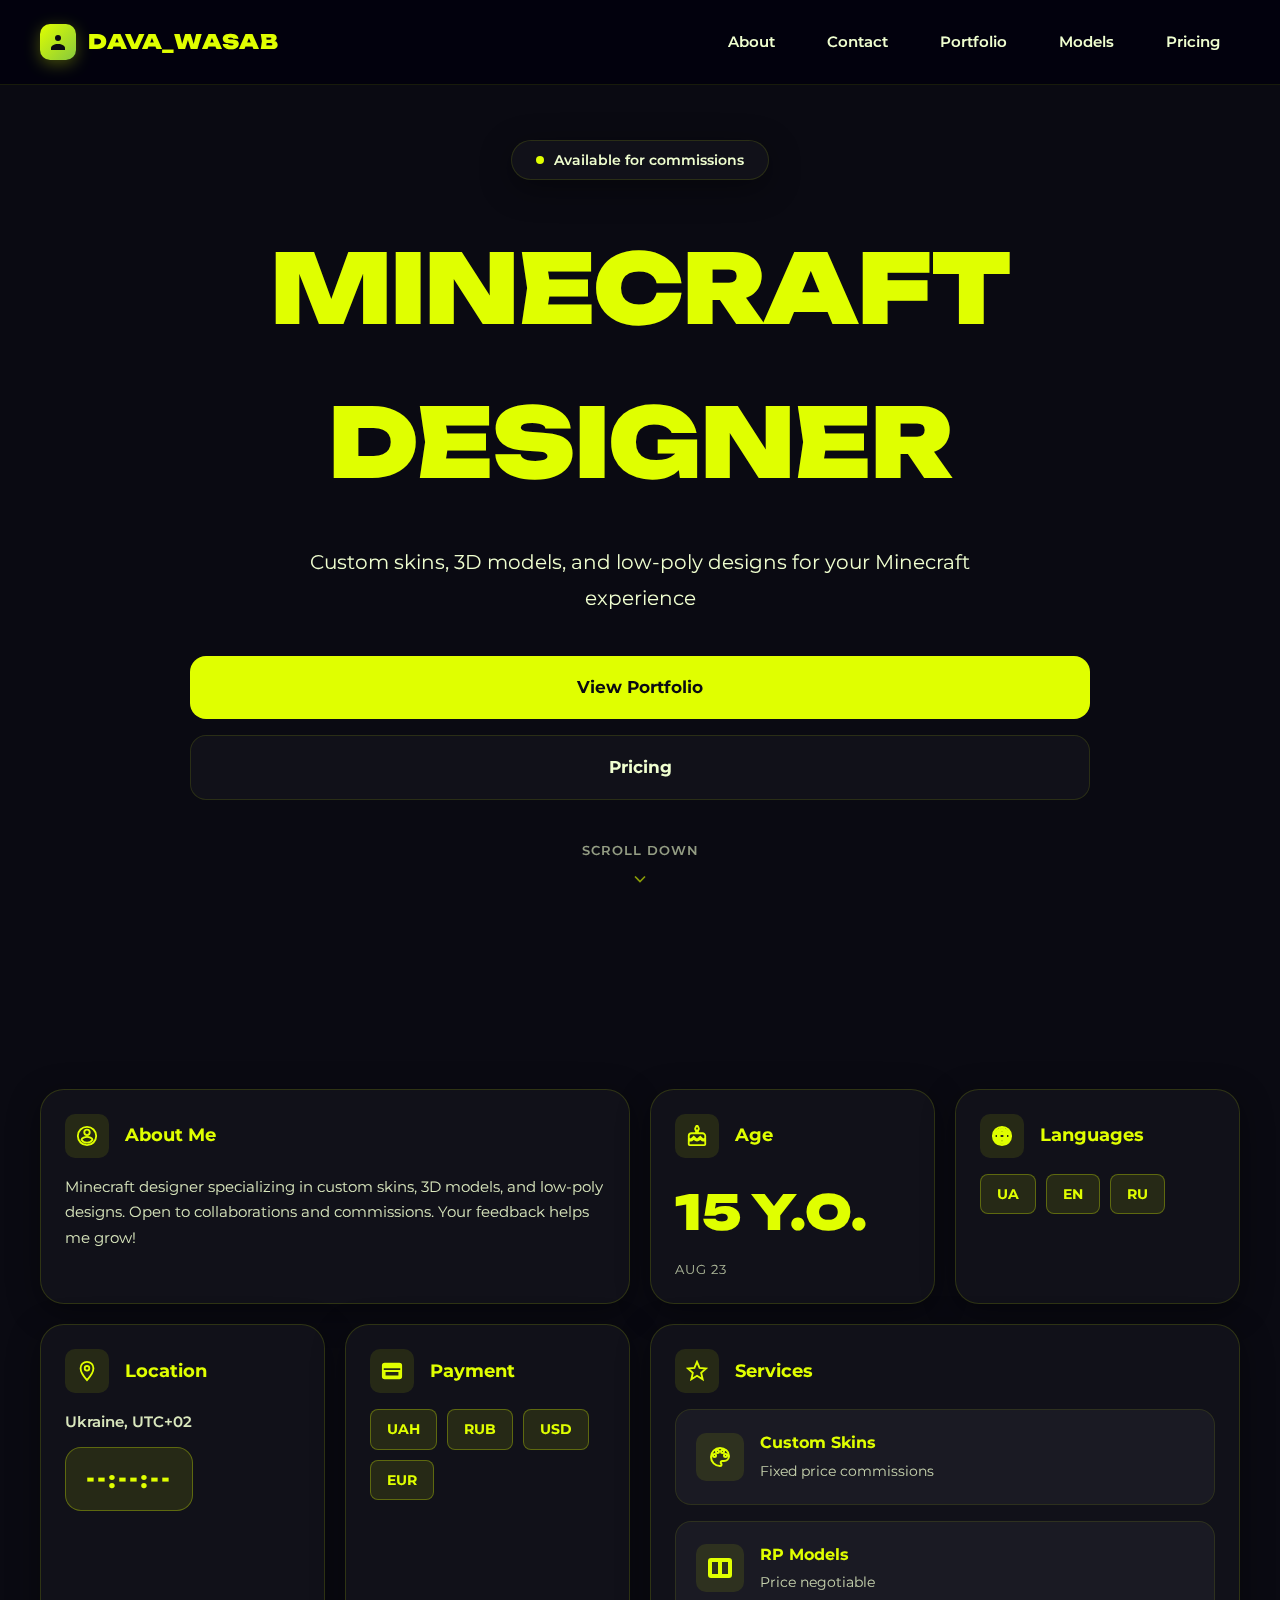
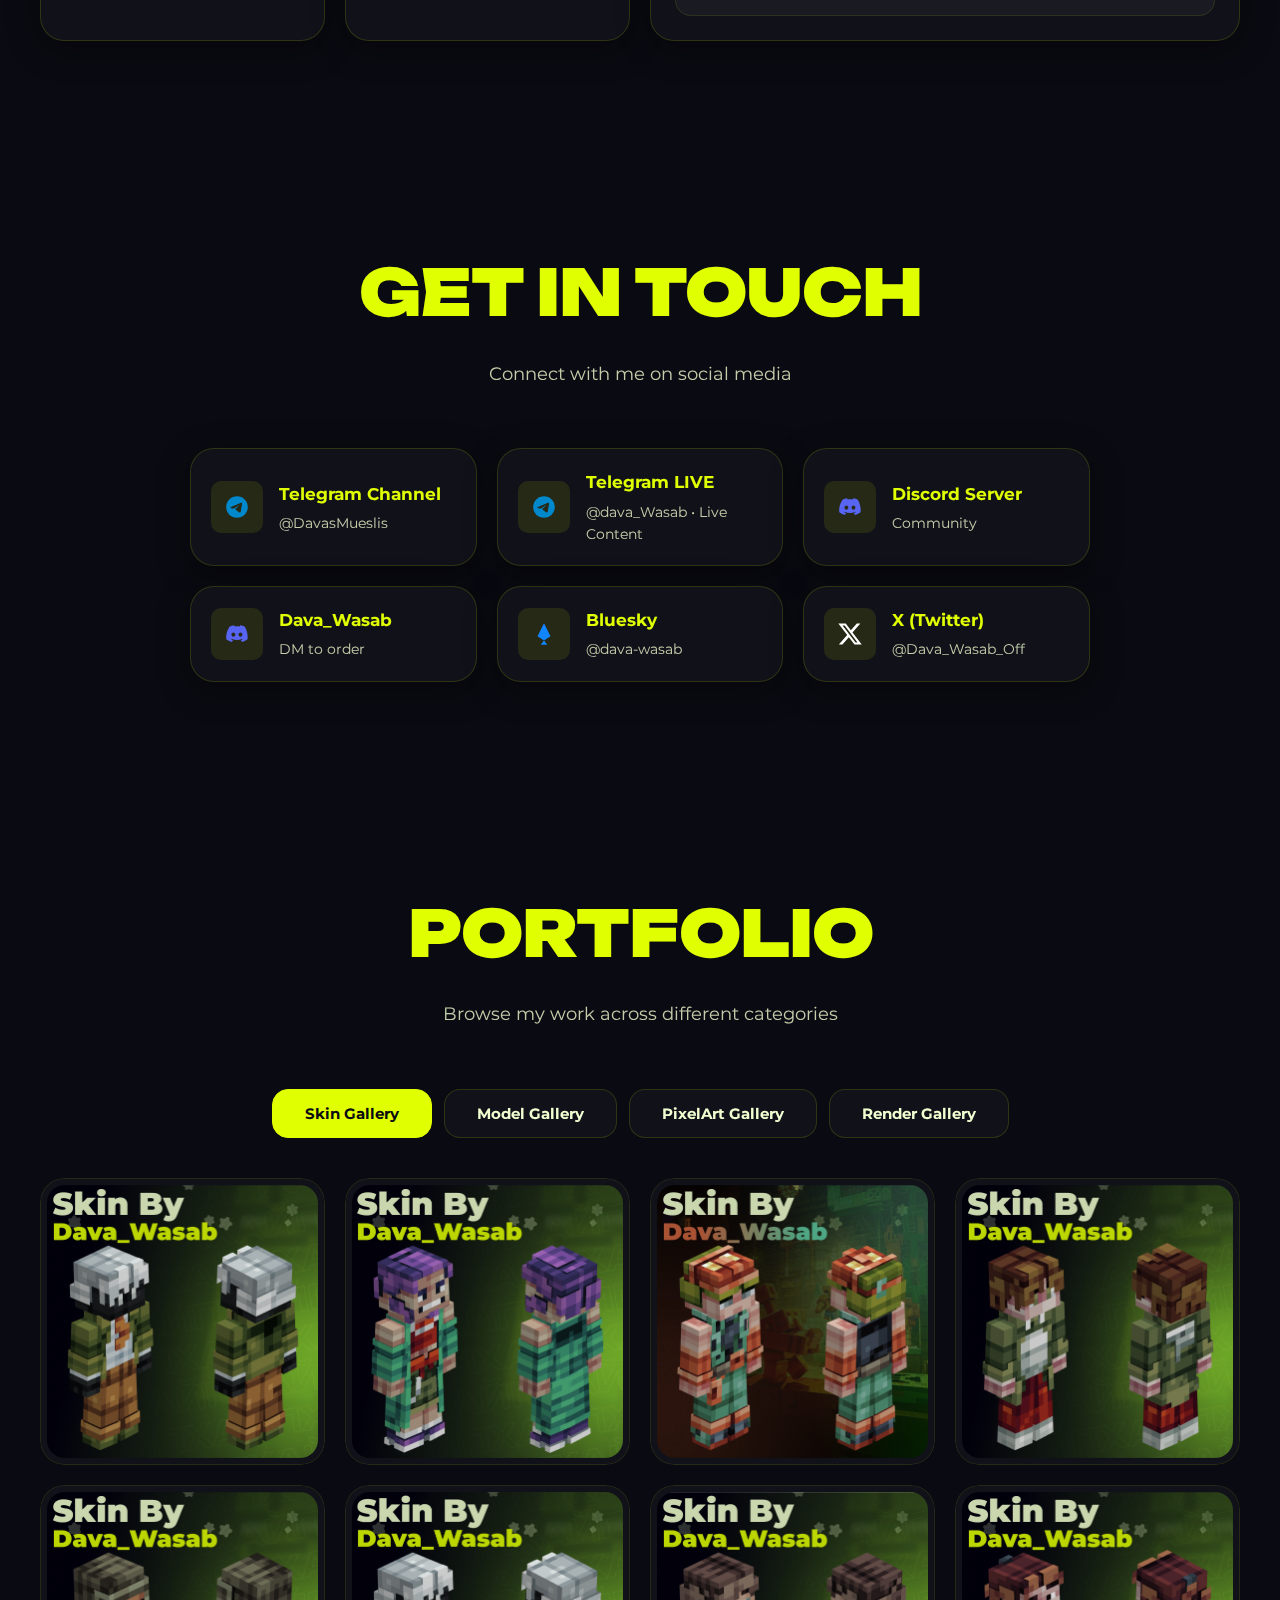
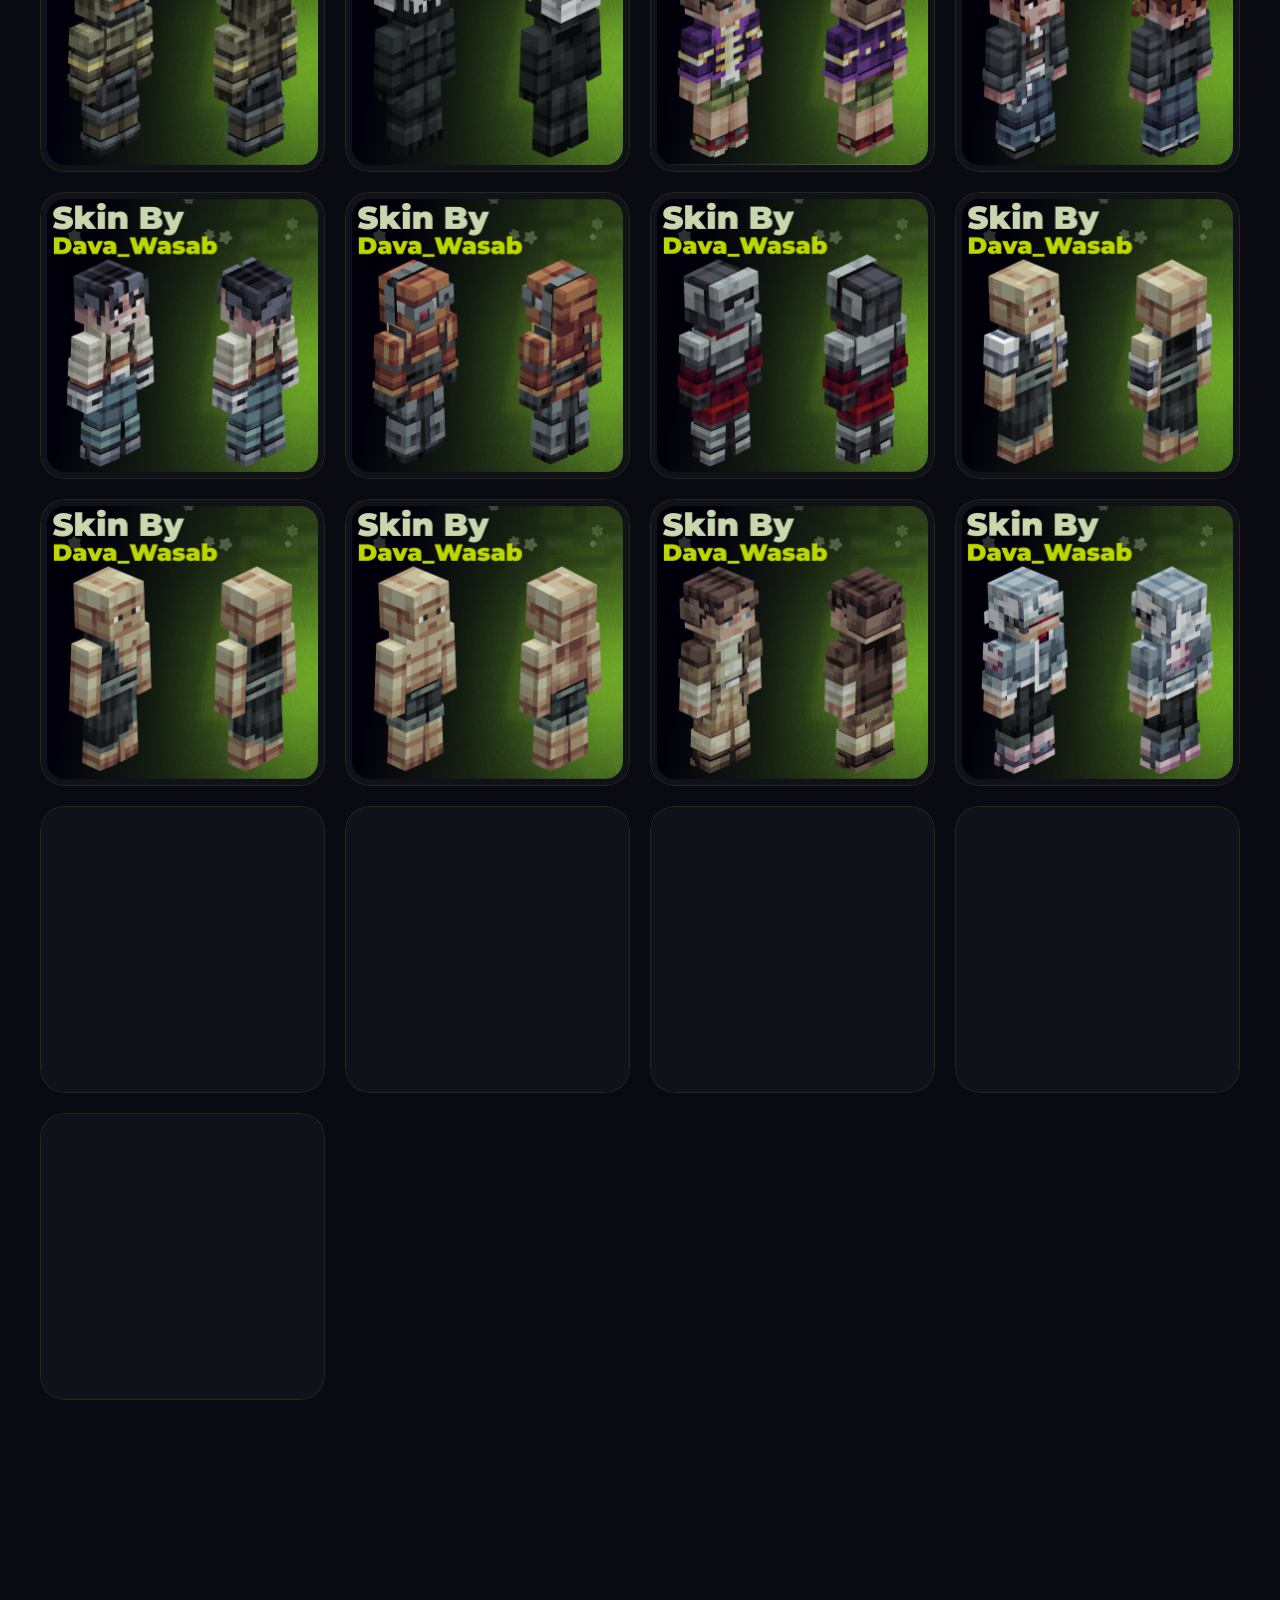
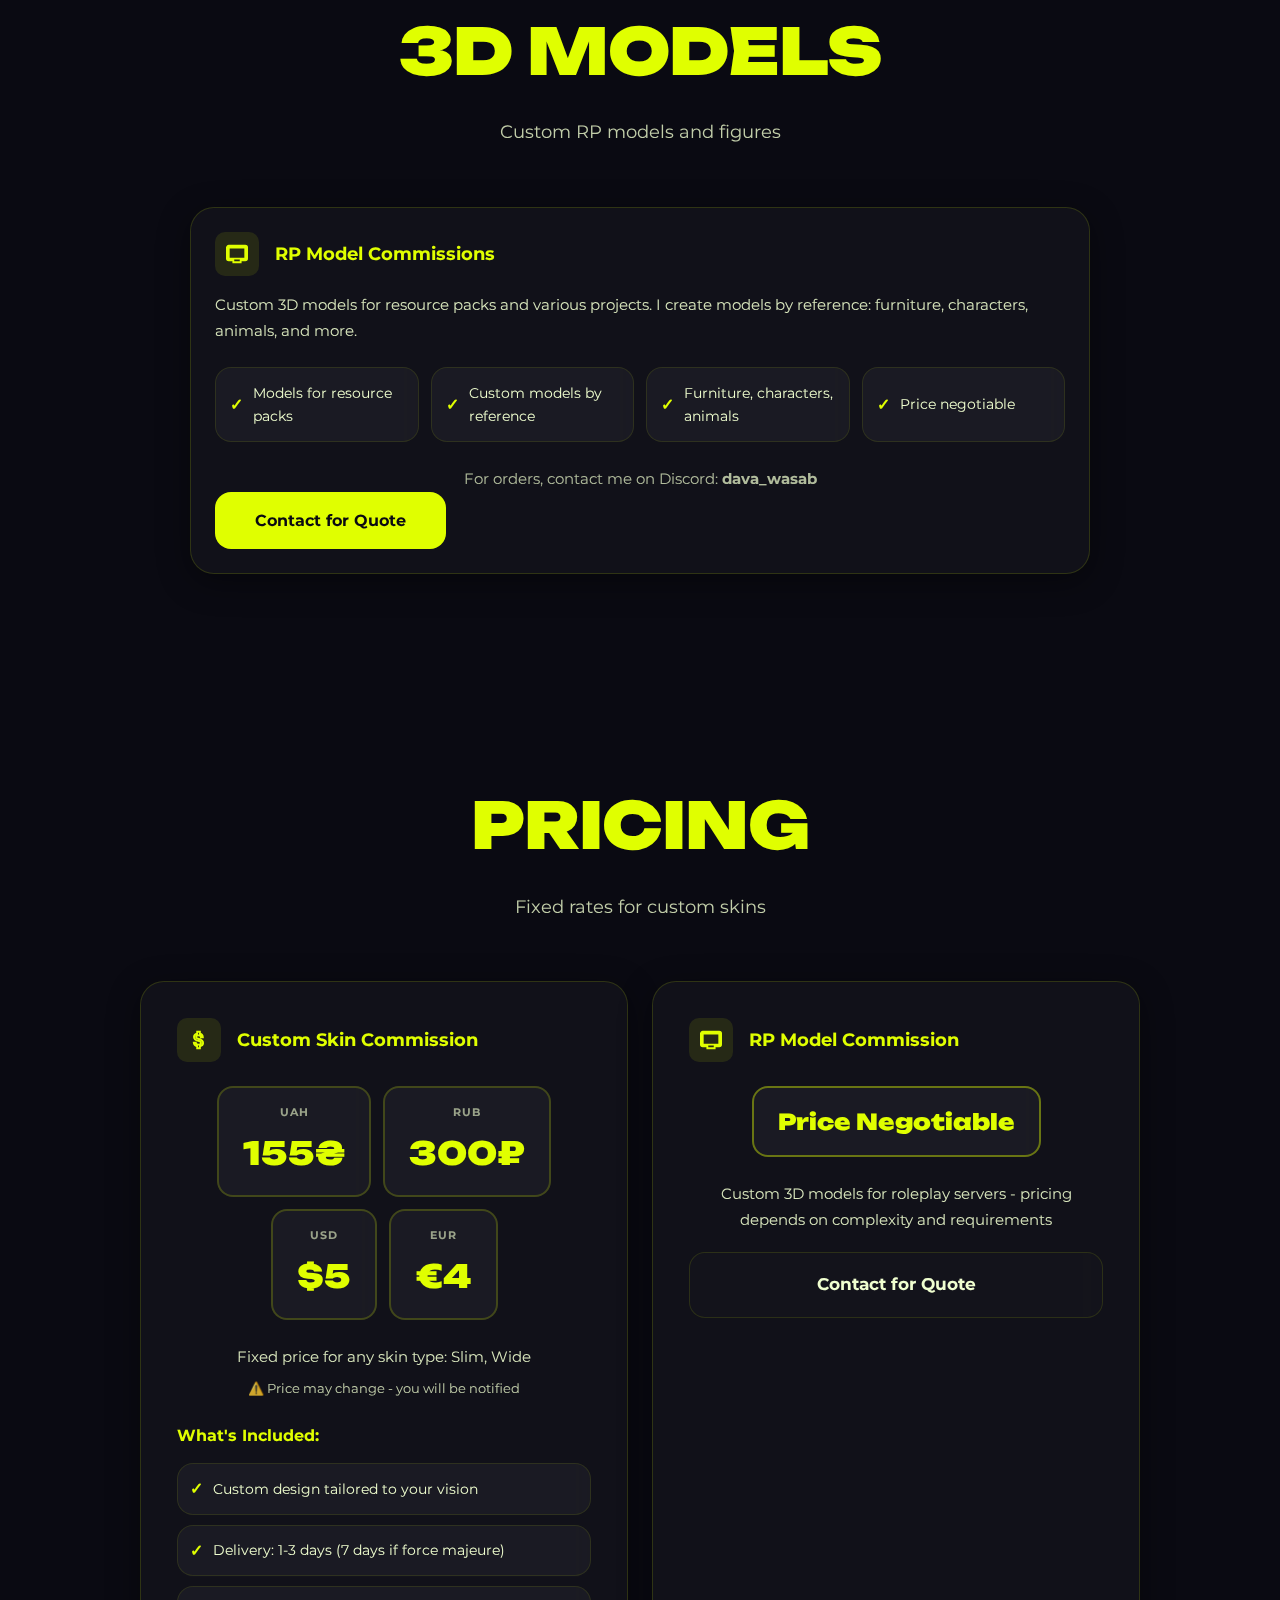
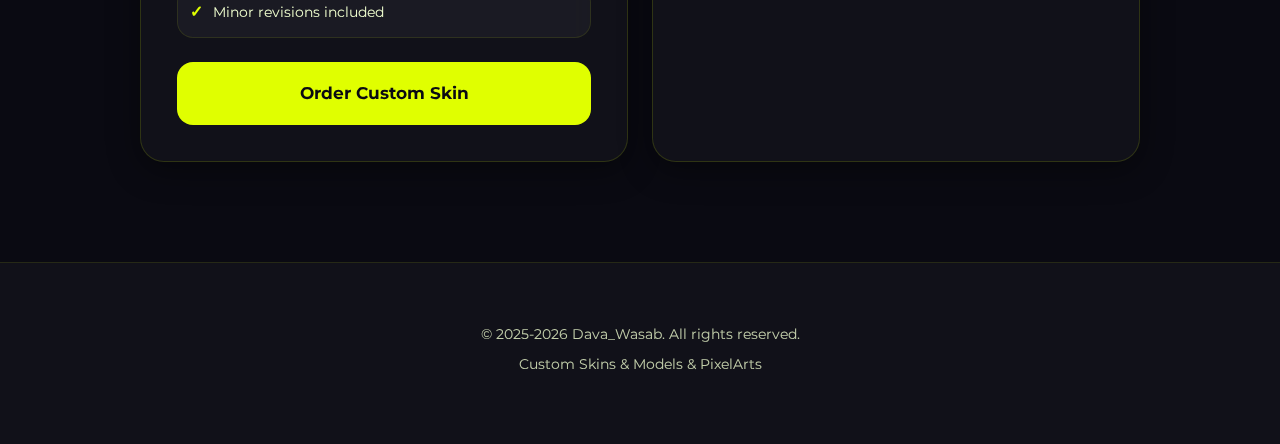
<file: production/index.html>
<!DOCTYPE html><html lang="en"><head><meta charset="UTF-8"><meta name="viewport" content="width=device-width, initial-scale=1.0"><title>Dava_Wasab — Minecraft Designer</title><link rel="preconnect" href="https://fonts.googleapis.com"><link rel="preconnect" href="https://fonts.gstatic.com" crossorigin><link href="https://fonts.googleapis.com/css2?family=Montserrat:wght@400;500;600;700;800;900&family=Unbounded:wght@400;500;600;700;800;900&display=swap" rel="stylesheet"><style>*{margin:0;padding:0;box-sizing:border-box;}:root{--accent-green:#E0FF00;--text-white:#F0FFD0;--bg-green:#87C93D;--bg-black:#0a0a12;--glass-bg:rgba(20,20,28,0.75);--glass-border:rgba(224,255,0,0.12);--shadow-card:0 8px 32px rgba(0,0,0,0.4);--shadow-hover:0 16px 48px rgba(0,0,0,0.6);--radius:16px;--radius-lg:24px;--spring:cubic-bezier(0.34,1.56,0.64,1);}html{scroll-behavior:smooth;}body{font-family:'Montserrat',-apple-system,BlinkMacSystemFont,'Segoe UI',sans-serif;background:var(--bg-black);color:var(--text-white);line-height:1.6;overflow-x:hidden;-webkit-font-smoothing:antialiased;position:relative;}.diagonal-text-bg{position:fixed;top:0;left:0;width:100%;height:100%;z-index:0;pointer-events:none;overflow:hidden;opacity:0;display:none;}.diagonal-text-bg::before{content:'DavaWasab DavaWasab DavaWasab DavaWasab DavaWasab DavaWasab DavaWasab DavaWasab DavaWasab DavaWasab DavaWasab DavaWasab DavaWasab DavaWasab DavaWasab';position:absolute;top:50%;left:50%;transform:translate(-50%,-50%) rotate(-25deg);font-family:'Unbounded',sans-serif;font-size:52px;font-weight:900;color:transparent;-webkit-text-stroke:1px rgba(224,255,0,0.15);white-space:nowrap;letter-spacing:8px;}.particles-container{position:fixed;top:0;left:0;width:100%;height:100%;z-index:0;pointer-events:none;overflow:hidden;}.particle{position:absolute;background:rgba(224,255,0,0.05);border-radius:50%;pointer-events:none;animation:floatParticle linear infinite;}@keyframes floatParticle{0%{transform:translate(0,0) scale(1);opacity:0;}10%{opacity:0.3;}90%{opacity:0.3;}100%{transform:translate(var(--tx),var(--ty)) scale(0.3);opacity:0;}}.navbar{position:fixed;top:0;left:0;right:0;z-index:1000;background:rgba(1,0,13,0.85);backdrop-filter:blur(20px);-webkit-backdrop-filter:blur(20px);border-bottom:1px solid rgba(224,255,0,0.1);padding:20px 0;transition:all 0.3s ease;}.navbar-content{max-width:1400px;margin:0 auto;padding:0 40px;display:flex;justify-content:space-between;align-items:center;}.logo{font-family:'Unbounded',sans-serif;font-size:20px;font-weight:900;color:var(--accent-green);letter-spacing:1px;text-transform:uppercase;display:flex;align-items:center;gap:12px;}.logo-icon{width:36px;height:36px;padding:6px;background:linear-gradient(135deg,var(--accent-green) 0%,var(--bg-green) 100%);border-radius:10px;color:var(--bg-black);box-shadow:0 4px 16px rgba(224,255,0,0.3);flex-shrink:0;}.navbar-right{display:flex;gap:12px;}.nav-link{color:var(--text-white);text-decoration:none;font-size:15px;font-weight:600;padding:10px 20px;border-radius:8px;transition:all 0.3s ease;}.nav-link:hover{color:var(--accent-green);background:rgba(224,255,0,0.05);}.nav-link.active{color:var(--accent-green);background:rgba(224,255,0,0.1);}.hero{min-height:100vh;display:flex;align-items:center;justify-content:center;padding:140px 40px 100px;text-align:center;position:relative;overflow:hidden;}.hero-content{max-width:900px;position:relative;z-index:1;}.hero-badge{display:inline-flex;align-items:center;gap:10px;padding:8px 24px;background:var(--glass-bg);backdrop-filter:blur(20px);border:1px solid var(--glass-border);border-radius:100px;font-size:14px;font-weight:600;margin-bottom:32px;box-shadow:var(--shadow-card);}.badge-dot{width:8px;height:8px;background:var(--accent-green);border-radius:50%;animation:dotPulse 2s ease-in-out infinite;}@keyframes dotPulse{0%,100%{transform:scale(1);opacity:1;}50%{transform:scale(1.3);opacity:0.7;}}.hero-title{font-family:'Unbounded',sans-serif;font-size:clamp(48px,10vw,96px);font-weight:900;letter-spacing:-2px;margin-bottom:24px;color:var(--accent-green);text-transform:uppercase;}.hero-subtitle{font-size:20px;color:var(--text-white);margin-bottom:40px;max-width:700px;margin-left:auto;margin-right:auto;line-height:1.8;}.hero-buttons{display:flex;gap:16px;justify-content:center;flex-wrap:wrap;}.scroll-hint{display:flex;flex-direction:column;align-items:center;gap:8px;margin-top:40px;color:var(--text-white);opacity:0.6;animation:bounceDown 2s ease-in-out infinite;transition:opacity 0.3s ease;}.scroll-hint p{font-size:13px;font-weight:600;text-transform:uppercase;letter-spacing:1px;}.scroll-hint svg{color:var(--accent-green);}.scroll-hint.hidden{opacity:0;pointer-events:none;}@keyframes bounceDown{0%,100%{transform:translateY(0);}50%{transform:translateY(10px);}}.btn{display:inline-flex;align-items:center;justify-content:center;padding:16px 40px;font-size:16px;font-weight:700;text-decoration:none;border-radius:var(--radius);transition:all 0.3s ease;border:none;font-family:'Montserrat',sans-serif;}.btn-primary{background:var(--accent-green);color:var(--bg-black);}.btn-primary:hover{transform:translateY(-2px);box-shadow:0 8px 24px rgba(224,255,0,0.3);}.btn-secondary{background:var(--glass-bg);backdrop-filter:blur(20px);color:var(--text-white);border:1px solid var(--glass-border);}.btn-secondary:hover{background:rgba(255,255,255,0.1);transform:translateY(-2px);}.btn-large{padding:18px 48px;font-size:17px;width:100%;}section{padding:100px 40px;position:relative;z-index:1;}.container{max-width:1400px;margin:0 auto;}.section-header{text-align:center;margin-bottom:60px;}.section-title{font-family:'Unbounded',sans-serif;font-size:clamp(36px,6vw,64px);font-weight:900;letter-spacing:-1px;margin-bottom:16px;color:var(--accent-green);text-transform:uppercase;}.section-subtitle{font-size:18px;color:var(--text-white);opacity:0.8;}.widget-grid{display:grid;grid-template-columns:repeat(auto-fit,minmax(280px,1fr));gap:20px;}.widget{background:var(--glass-bg);backdrop-filter:blur(30px);-webkit-backdrop-filter:blur(30px);border:1px solid rgba(224,255,0,0.15);border-radius:var(--radius-lg);padding:24px;transition:all 0.4s cubic-bezier(0.25,0.46,0.45,0.94);position:relative;overflow:hidden;box-shadow:var(--shadow-card);opacity:1 !important;transform:none !important;}@keyframes fadeInUp{from{opacity:0;transform:translateY(20px);}to{opacity:1;transform:translateY(0);}}.widget:hover{transform:translateY(-4px);box-shadow:var(--shadow-hover);border-color:rgba(224,255,0,0.3);}.widget-large{grid-column:span 2;}.widget-wide{grid-column:span 2;}.widget-full{grid-column:1 / -1;}.widget-header{display:flex;align-items:center;gap:16px;margin-bottom:16px;}.widget-icon{width:44px;height:44px;display:flex;align-items:center;justify-content:center;background:rgba(224,255,0,0.1);border-radius:10px;flex-shrink:0;}.widget-icon svg{width:22px;height:22px;stroke:var(--accent-green);stroke-width:2;fill:none;}.widget-header h3{font-family:'Montserrat',sans-serif;font-size:18px;font-weight:700;color:var(--accent-green);}.widget-content p{color:var(--text-white);line-height:1.7;font-size:15px;opacity:0.9;}.stat-item{display:flex;flex-direction:column;gap:8px;}.stat-value{font-family:'Unbounded',sans-serif;font-size:48px;font-weight:900;color:var(--accent-green);}.stat-label{font-size:13px;color:var(--text-white);text-transform:uppercase;letter-spacing:1px;opacity:0.7;}.language-tags{display:flex;gap:10px;flex-wrap:wrap;}.location-text{margin-bottom:12px;}.digital-clock{display:inline-block;background:rgba(224,255,0,0.1);border:1px solid rgba(224,255,0,0.3);border-radius:var(--radius);padding:12px 20px;text-decoration:none;transition:all 0.3s ease;cursor:pointer;}.digital-clock:hover{background:rgba(224,255,0,0.15);border-color:rgba(224,255,0,0.5);transform:translateY(-2px);}.clock-time{font-family:'Unbounded',monospace;font-size:24px;font-weight:700;color:var(--accent-green);letter-spacing:2px;}.tag{padding:8px 16px;background:rgba(224,255,0,0.1);border:1px solid rgba(224,255,0,0.3);border-radius:8px;font-size:14px;font-weight:700;color:var(--accent-green);}.location-text{font-size:16px;color:var(--text-white);font-weight:600;}.service-list{display:flex;flex-direction:column;gap:16px;}.service-item{display:flex;align-items:center;gap:16px;padding:20px;background:rgba(255,255,255,0.03);backdrop-filter:blur(10px);border:1px solid rgba(224,255,0,0.1);border-radius:var(--radius);transition:all 0.3s ease;}.service-item:hover{background:rgba(255,255,255,0.05);border-color:rgba(224,255,0,0.2);}.service-icon{width:48px;height:48px;display:flex;align-items:center;justify-content:center;background:rgba(224,255,0,0.1);border-radius:10px;flex-shrink:0;}.service-icon svg{width:24px;height:24px;stroke:var(--accent-green);stroke-width:2;fill:none;}.service-info h4{font-size:16px;font-weight:700;color:var(--accent-green);margin-bottom:4px;}.service-info p{font-size:14px;color:var(--text-white);opacity:0.8;}.gallery-tabs{display:flex;gap:12px;justify-content:center;flex-wrap:wrap;margin-bottom:40px;}.gallery-tab{padding:14px 32px;background:var(--glass-bg);backdrop-filter:blur(20px);border:1px solid rgba(224,255,0,0.15);border-radius:var(--radius);color:var(--text-white);font-family:'Montserrat',sans-serif;font-size:15px;font-weight:700;cursor:pointer;transition:all 0.3s ease;}.gallery-tab:hover{background:rgba(255,255,255,0.05);border-color:rgba(224,255,0,0.3);transform:translateY(-2px);}.gallery-tab.active{background:var(--accent-green);color:var(--bg-black);border-color:var(--accent-green);}.gallery-container{display:none;opacity:0;animation:fadeOut 0.3s ease;}.gallery-container.active{display:block;opacity:1;animation:fadeIn 0.4s ease;}@keyframes fadeIn{from{opacity:0;transform:translateY(10px);}to{opacity:1;transform:translateY(0);}}@keyframes fadeOut{from{opacity:1;}to{opacity:0;}}.skins-grid{display:grid;grid-template-columns:repeat(auto-fill,minmax(260px,1fr));gap:20px;}.skin-card{position:relative;border-radius:var(--radius-lg);overflow:hidden;transition:all 0.3s ease;cursor:pointer;}.skin-card:hover{transform:translateY(-8px);}.skin-image-wrapper{position:relative;width:100%;background:var(--glass-bg);backdrop-filter:blur(20px);border-radius:var(--radius-lg);overflow:hidden;box-shadow:var(--shadow-card);border:1px solid rgba(224,255,0,0.1);transition:all 0.3s ease;display:flex;align-items:center;justify-content:center;min-height:200px;}#gallery-skins .skin-image-wrapper{padding-top:100%;min-height:0;}#gallery-skins .skin-image{position:absolute;top:3px;left:3px;width:calc(100% - 6px);height:calc(100% - 6px);object-fit:cover;}.skin-card:hover .skin-image-wrapper{box-shadow:var(--shadow-hover);border-color:rgba(224,255,0,0.3);}.skin-image{width:100%;height:auto;object-fit:contain;border-radius:calc(var(--radius-lg) - 3px);transition:all 0.3s ease;padding:3px;user-select:none;-webkit-user-select:none;pointer-events:none;}#gallery-renders .skin-image-wrapper{background-image:linear-gradient(45deg,rgba(224,255,0,0.03) 25%,transparent 25%),linear-gradient(-45deg,rgba(224,255,0,0.03) 25%,transparent 25%),linear-gradient(45deg,transparent 75%,rgba(224,255,0,0.03) 75%),linear-gradient(-45deg,transparent 75%,rgba(224,255,0,0.03) 75%);background-size:20px 20px;background-position:0 0,0 10px,10px -10px,-10px 0px;}.skin-card:hover .skin-image{transform:scale(1.05);}.models-widget{max-width:900px;margin:0 auto;}.model-features{display:grid;grid-template-columns:repeat(auto-fit,minmax(200px,1fr));gap:12px;margin:24px 0;}.feature-item{display:flex;align-items:center;gap:10px;padding:14px;background:rgba(255,255,255,0.03);backdrop-filter:blur(10px);border:1px solid rgba(224,255,0,0.1);border-radius:var(--radius);font-size:14px;}.feature-icon{color:var(--accent-green);font-weight:700;font-size:16px;}.pricing-widget{display:grid;grid-template-columns:repeat(auto-fit,minmax(380px,1fr));gap:24px;max-width:1000px;margin:0 auto;}.widget-pricing{background:var(--glass-bg);backdrop-filter:blur(30px);border:1px solid rgba(224,255,0,0.15);border-radius:var(--radius-lg);padding:36px;box-shadow:var(--shadow-card);transition:all 0.3s ease;}.widget-pricing:hover{transform:translateY(-4px);box-shadow:var(--shadow-hover);border-color:rgba(224,255,0,0.3);}.price-display{display:flex;align-items:center;justify-content:center;gap:12px;margin:24px 0;flex-wrap:wrap;}.price-option{display:flex;flex-direction:column;align-items:center;gap:6px;padding:16px 24px;background:rgba(255,255,255,0.03);backdrop-filter:blur(10px);border:2px solid rgba(224,255,0,0.2);border-radius:var(--radius);}.currency-label{font-size:11px;color:var(--text-white);font-weight:700;text-transform:uppercase;letter-spacing:1px;opacity:0.6;}.price-value{font-family:'Unbounded',sans-serif;font-size:32px;font-weight:900;color:var(--accent-green);}.price-divider{color:var(--text-white);font-size:14px;opacity:0.5;}.price-negotiable{border-color:rgba(224,255,0,0.4);}.price-negotiable .price-value{font-size:22px;}.pricing-info{text-align:center;margin:20px 0;}.pricing-note{color:var(--text-white);font-size:14px;line-height:1.6;opacity:0.8;}.pricing-includes{margin:24px 0;}.pricing-includes h4{font-size:16px;font-weight:700;color:var(--accent-green);margin-bottom:14px;}.include-list{display:flex;flex-direction:column;gap:10px;}.include-item{display:flex;align-items:center;gap:10px;padding:12px;background:rgba(255,255,255,0.03);backdrop-filter:blur(10px);border:1px solid rgba(224,255,0,0.1);border-radius:var(--radius);font-size:14px;}.include-icon{color:var(--accent-green);font-weight:700;font-size:16px;}.social-grid{display:grid;grid-template-columns:repeat(auto-fit,minmax(260px,1fr));gap:20px;max-width:900px;margin:0 auto;}.social-card{display:flex;align-items:center;gap:16px;padding:20px;background:var(--glass-bg);backdrop-filter:blur(30px);border:1px solid rgba(224,255,0,0.15);border-radius:var(--radius-lg);text-decoration:none;color:var(--text-white);transition:all 0.3s ease;box-shadow:var(--shadow-card);}.social-card:hover{background:rgba(255,255,255,0.08);transform:translateY(-4px);box-shadow:var(--shadow-hover);border-color:rgba(224,255,0,0.3);}.social-icon{width:52px;height:52px;display:flex;align-items:center;justify-content:center;background:rgba(224,255,0,0.1);border-radius:10px;flex-shrink:0;}.social-icon svg{width:26px;height:26px;}.social-icon.telegram svg{color:#0088cc;}.social-icon.discord svg{color:#5865F2;}.social-icon.bluesky svg{color:#1185fe;}.social-icon.twitter svg{color:#ffffff;}.social-info h3{font-size:17px;font-weight:700;color:var(--accent-green);margin-bottom:4px;}.social-info p{font-size:14px;color:var(--text-white);opacity:0.8;}.footer{background:var(--glass-bg);backdrop-filter:blur(30px);border-top:1px solid rgba(224,255,0,0.1);padding:60px 40px;text-align:center;}.footer-content p{color:var(--text-white);margin-bottom:8px;font-size:14px;opacity:0.8;}.footer-subtitle{color:var(--text-white);font-size:13px;opacity:0.6;}@media (max-width:1024px){.container{padding:0 30px;}.widget-grid{grid-template-columns:repeat(2,1fr);}.widget-large,.widget-wide{grid-column:span 2;}.skins-grid{grid-template-columns:repeat(auto-fill,minmax(220px,1fr));}}@media (max-width:768px){.hero-title{font-size:42px;line-height:1.2;}.hero-subtitle{font-size:15px;line-height:1.6;}.section-title{font-size:32px;}.section-subtitle{font-size:14px;}.navbar{padding:12px 16px;}.navbar-content{flex-direction:row;justify-content:space-between;align-items:center;}.navbar-right{display:flex;flex-wrap:wrap;justify-content:flex-end;gap:6px;}.nav-link{font-size:13px;padding:6px 12px;}.logo{font-size:16px;}.logo-icon{width:28px;height:28px;}.hero{min-height:70vh;padding:100px 20px 60px;}.hero-buttons{flex-direction:column;width:100%;}.btn-large{width:100%;max-width:300px;}.container{padding:0 20px;}.widget-grid{grid-template-columns:1fr;gap:16px;}.widget-large,.widget-wide,.widget-medium,.widget-small{grid-column:span 1;}.widget{padding:20px;}.gallery-tabs{gap:8px;}.gallery-tab{padding:12px 20px;font-size:14px;}.skins-grid{grid-template-columns:repeat(auto-fill,minmax(150px,1fr));gap:12px;}.price-display{flex-direction:column;gap:12px;}.price-divider{display:none;}.price-option{width:100%;}.social-grid{grid-template-columns:1fr;gap:16px;}section{padding:60px 0;}.section-header{margin-bottom:30px;}}@media (max-width:480px){.hero-title{font-size:32px;}.section-title{font-size:26px;}.hero{min-height:60vh;padding:80px 16px 40px;}.skins-grid{grid-template-columns:1fr;}.gallery-tab{padding:10px 14px;font-size:12px;}.widget{padding:16px;}.stat-value{font-size:32px;}.price-value{font-size:24px;}.clock-time{font-size:20px;letter-spacing:1px;}.digital-clock{padding:10px 16px;}.nav-link{font-size:11px;padding:5px 8px;}}::-webkit-scrollbar{width:10px;}::-webkit-scrollbar-track{background:var(--bg-black);}::-webkit-scrollbar-thumb{background:rgba(224,255,0,0.2);border-radius:5px;}::-webkit-scrollbar-thumb:hover{background:rgba(224,255,0,0.3);}::selection{background:var(--accent-green);color:var(--bg-black);}</style></head><body><div class="particles-container" id="particles"></div><div class="diagonal-text-bg"></div><nav class="navbar"><div class="navbar-content"><div class="navbar-left"><h1 class="logo"><svg class="logo-icon" viewBox="0 0 24 24" fill="none" xmlns="http://www.w3.org/2000/svg"><circle cx="12" cy="8" r="3" fill="currentColor"/><path d="M12 14c-4 0-7 2-7 4v2h14v-2c0-2-3-4-7-4z" fill="currentColor"/></svg> Dava_Wasab </h1></div><div class="navbar-right"><a href="#about" class="nav-link">About</a><a href="#contact" class="nav-link">Contact</a><a href="#portfolio" class="nav-link">Portfolio</a><a href="#models" class="nav-link">Models</a><a href="#pricing" class="nav-link">Pricing</a></div></div></nav><section class="hero"><div class="hero-content"><div class="hero-badge"><span class="badge-dot"></span><span>Available for commissions</span></div><h1 class="hero-title">Minecraft Designer</h1><p class="hero-subtitle"> Custom skins, 3D models, and low-poly designs for your Minecraft experience </p><div class="hero-buttons"><a href="#portfolio" class="btn btn-primary btn-large">View Portfolio</a><a href="#pricing" class="btn btn-secondary btn-large">Pricing</a></div><div class="scroll-hint" id="scrollHint"><p>scroll down</p><svg width="20" height="20" viewBox="0 0 24 24" fill="none" stroke="currentColor" stroke-width="2"><polyline points="6 9 12 15 18 9"></polyline></svg></div></div></section><section id="about" class="about-section"><div class="container"><div class="widget-grid"><div class="widget widget-large"><div class="widget-header"><span class="widget-icon"><svg viewBox="0 0 24 24"><path d="M12 2C6.48 2 2 6.48 2 12s4.48 10 10 10 10-4.48 10-10S17.52 2 12 2zm0 3c1.66 0 3 1.34 3 3s-1.34 3-3 3-3-1.34-3-3 1.34-3 3-3zm0 14.2c-2.5 0-4.71-1.28-6-3.22.03-1.99 4-3.08 6-3.08 1.99 0 5.97 1.09 6 3.08-1.29 1.94-3.5 3.22-6 3.22z"/></svg></span><h3>About Me</h3></div><div class="widget-content"><p>Minecraft designer specializing in custom skins, 3D models, and low-poly designs. Open to collaborations and commissions. Your feedback helps me grow!</p></div></div><div class="widget widget-small"><div class="widget-header"><span class="widget-icon"><svg viewBox="0 0 24 24"><path d="M12 6c1.11 0 2-.9 2-2 0-.38-.1-.73-.29-1.03L12 0l-1.71 2.97c-.19.3-.29.65-.29 1.03 0 1.1.9 2 2 2zm4.6 9.99l-1.07-1.07-1.08 1.07c-1.3 1.3-3.58 1.31-4.89 0l-1.07-1.07-1.09 1.07C6.75 16.64 5.88 17 4.96 17c-.73 0-1.4-.23-1.96-.61V21c0 .55.45 1 1 1h16c.55 0 1-.45 1-1v-4.61c-.56.38-1.23.61-1.96.61-.92 0-1.79-.36-2.44-1.01zM18 9h-5V7h-2v2H6c-1.66 0-3 1.34-3 3v1.54c0 1.08.88 1.96 1.96 1.96.52 0 1.02-.2 1.38-.57l2.14-2.13 2.13 2.13c.74.74 2.03.74 2.77 0l2.14-2.13 2.13 2.13c.37.37.86.57 1.38.57 1.08 0 1.96-.88 1.96-1.96V12C21 10.34 19.66 9 18 9z"/></svg></span><h3>Age</h3></div><div class="widget-content"><div class="stat-item"><span class="stat-value">15 Y.O.</span><span class="stat-label">Aug 23</span></div></div></div><div class="widget widget-small"><div class="widget-header"><span class="widget-icon"><svg viewBox="0 0 24 24"><path d="M11.99 2C6.47 2 2 6.48 2 12s4.47 10 9.99 10C17.52 22 22 17.52 22 12S17.52 2 11.99 2zm6.93 6h-2.95c-.32-1.25-.78-2.45-1.38-3.56 1.84.63 3.37 1.91 4.33 3.56zM12 4.04c.83 1.2 1.48 2.53 1.91 3.96h-3.82c.43-1.43 1.08-2.76 1.91-3.96zM4.26 14C4.1 13.36 4 12.69 4 12s.1-1.36.26-2h3.38c-.08.66-.14 1.32-.14 2 0 .68.06 1.34.14 2H4.26zm.82 2h2.95c.32 1.25.78 2.45 1.38 3.56-1.84-.63-3.37-1.9-4.33-3.56zm2.95-8H5.08c.96-1.66 2.49-2.93 4.33-3.56C8.81 5.55 8.35 6.75 8.03 8zM12 19.96c-.83-1.2-1.48-2.53-1.91-3.96h3.82c-.43 1.43-1.08 2.76-1.91 3.96zM14.34 14H9.66c-.09-.66-.16-1.32-.16-2 0-.68.07-1.35.16-2h4.68c.09.65.16 1.32.16 2 0 .68-.07 1.34-.16 2zm.25 5.56c.6-1.11 1.06-2.31 1.38-3.56h2.95c-.96 1.65-2.49 2.93-4.33 3.56zM16.36 14c.08-.66.14-1.32.14-2 0-.68-.06-1.34-.14-2h3.38c.16.64.26 1.31.26 2s-.1 1.36-.26 2h-3.38z"/></svg></span><h3>Languages</h3></div><div class="widget-content"><div class="language-tags"><span class="tag">UA</span><span class="tag">EN</span><span class="tag">RU</span></div></div></div><div class="widget widget-medium"><div class="widget-header"><span class="widget-icon"><svg viewBox="0 0 24 24"><path d="M12 2C8.13 2 5 5.13 5 9c0 5.25 7 13 7 13s7-7.75 7-13c0-3.87-3.13-7-7-7zm0 9.5c-1.38 0-2.5-1.12-2.5-2.5s1.12-2.5 2.5-2.5 2.5 1.12 2.5 2.5-1.12 2.5-2.5 2.5z"/></svg></span><h3>Location</h3></div><div class="widget-content"><p class="location-text">Ukraine, UTC+02</p><a href="https://time.is/en/UTC%202" target="_blank" class="digital-clock" id="utcClock"><span class="clock-time">--:--:--</span></a></div></div><div class="widget widget-medium"><div class="widget-header"><span class="widget-icon"><svg viewBox="0 0 24 24"><path d="M20 4H4c-1.11 0-1.99.89-1.99 2L2 18c0 1.11.89 2 2 2h16c1.11 0 2-.89 2-2V6c0-1.11-.89-2-2-2zm0 14H4v-6h16v6zm0-10H4V6h16v2z"/></svg></span><h3>Payment</h3></div><div class="widget-content"><div class="language-tags"><span class="tag">UAH</span><span class="tag">RUB</span><span class="tag">USD</span><span class="tag">EUR</span></div></div></div><div class="widget widget-wide"><div class="widget-header"><span class="widget-icon"><svg viewBox="0 0 24 24"><path d="M12 17.27L18.18 21l-1.64-7.03L22 9.24l-7.19-.61L12 2 9.19 8.63 2 9.24l5.46 4.73L5.82 21z"/></svg></span><h3>Services</h3></div><div class="widget-content"><div class="service-list"><div class="service-item"><span class="service-icon"><svg viewBox="0 0 24 24"><path d="M12 3c-4.97 0-9 4.03-9 9s4.03 9 9 9c.83 0 1.5-.67 1.5-1.5 0-.39-.15-.74-.39-1.01-.23-.26-.38-.61-.38-.99 0-.83.67-1.5 1.5-1.5H16c2.76 0 5-2.24 5-5 0-4.42-4.03-8-9-8zm-5.5 9c-.83 0-1.5-.67-1.5-1.5S5.67 9 6.5 9 8 9.67 8 10.5 7.33 12 6.5 12zm3-4C8.67 8 8 7.33 8 6.5S8.67 5 9.5 5s1.5.67 1.5 1.5S10.33 8 9.5 8zm5 0c-.83 0-1.5-.67-1.5-1.5S13.67 5 14.5 5s1.5.67 1.5 1.5S15.33 8 14.5 8zm3 4c-.83 0-1.5-.67-1.5-1.5S16.67 9 17.5 9s1.5.67 1.5 1.5-.67 1.5-1.5 1.5z"/></svg></span><div class="service-info"><h4>Custom Skins</h4><p>Fixed price commissions</p></div></div><div class="service-item"><span class="service-icon"><svg viewBox="0 0 24 24"><path d="M21 3H3c-1.1 0-2 .9-2 2v14c0 1.1.9 2 2 2h18c1.1 0 2-.9 2-2V5c0-1.1-.9-2-2-2zm0 16H3V5h18v14zM11 15h2v2h-2zm0-8h2v6h-2z"/></svg></span><div class="service-info"><h4>RP Models</h4><p>Price negotiable</p></div></div></div></div></div></div></div></section><section id="contact" class="contact-section"><div class="container"><div class="section-header"><h2 class="section-title">Get in Touch</h2><p class="section-subtitle">Connect with me on social media</p></div><div class="social-grid"><a href="https://t.me/DavasMueslis" target="_blank" class="social-card"><div class="social-icon telegram"><svg viewBox="0 0 24 24" fill="none" xmlns="http://www.w3.org/2000/svg"><path d="M12 2C6.48 2 2 6.48 2 12C2 17.52 6.48 22 12 22C17.52 22 22 17.52 22 12C22 6.48 17.52 2 12 2ZM16.64 8.8C16.49 10.38 15.84 14.22 15.51 15.99C15.37 16.74 15.09 16.99 14.83 17.02C14.25 17.07 13.81 16.64 13.25 16.27C12.37 15.69 11.87 15.33 11.02 14.77C10.03 14.12 10.67 13.76 11.24 13.18C11.39 13.03 13.95 10.7 14 10.49C14.0069 10.4582 14.006 10.4252 13.9973 10.3938C13.9886 10.3624 13.9724 10.3337 13.95 10.31C13.89 10.26 13.81 10.28 13.74 10.29C13.65 10.31 12.25 11.24 9.52 13.08C9.12 13.35 8.76 13.49 8.44 13.48C8.08 13.47 7.4 13.28 6.89 13.11C6.26 12.91 5.77 12.8 5.81 12.45C5.83 12.27 6.08 12.09 6.55 11.9C9.47 10.63 11.41 9.79 12.38 9.39C15.16 8.23 15.73 8.03 16.11 8.03C16.19 8.03 16.38 8.05 16.5 8.15C16.6 8.23 16.63 8.34 16.64 8.42C16.63 8.48 16.65 8.66 16.64 8.8Z" fill="currentColor"/></svg></div><div class="social-info"><h3>Telegram Channel</h3><p>@DavasMueslis</p></div></a><a href="https://t.me/Dava_Wasab" target="_blank" class="social-card"><div class="social-icon telegram"><svg viewBox="0 0 24 24" fill="none" xmlns="http://www.w3.org/2000/svg"><path d="M12 2C6.48 2 2 6.48 2 12C2 17.52 6.48 22 12 22C17.52 22 22 17.52 22 12C22 6.48 17.52 2 12 2ZM16.64 8.8C16.49 10.38 15.84 14.22 15.51 15.99C15.37 16.74 15.09 16.99 14.83 17.02C14.25 17.07 13.81 16.64 13.25 16.27C12.37 15.69 11.87 15.33 11.02 14.77C10.03 14.12 10.67 13.76 11.24 13.18C11.39 13.03 13.95 10.7 14 10.49C14.0069 10.4582 14.006 10.4252 13.9973 10.3938C13.9886 10.3624 13.9724 10.3337 13.95 10.31C13.89 10.26 13.81 10.28 13.74 10.29C13.65 10.31 12.25 11.24 9.52 13.08C9.12 13.35 8.76 13.49 8.44 13.48C8.08 13.47 7.4 13.28 6.89 13.11C6.26 12.91 5.77 12.8 5.81 12.45C5.83 12.27 6.08 12.09 6.55 11.9C9.47 10.63 11.41 9.79 12.38 9.39C15.16 8.23 15.73 8.03 16.11 8.03C16.19 8.03 16.38 8.05 16.5 8.15C16.6 8.23 16.63 8.34 16.64 8.42C16.63 8.48 16.65 8.66 16.64 8.8Z" fill="currentColor"/></svg></div><div class="social-info"><h3>Telegram LIVE</h3><p>@dava_Wasab • Live Content</p></div></a><a href="https://discord.com/invite/e4qS8pr2vz" target="_blank" class="social-card"><div class="social-icon discord"><svg viewBox="0 0 24 24" fill="none" xmlns="http://www.w3.org/2000/svg"><path d="M19.27 5.33C17.94 4.71 16.5 4.26 15 4C14.83 4.3 14.64 4.71 14.5 5.04C12.93 4.79 11.37 4.79 9.83 5.04C9.69 4.71 9.5 4.3 9.32 4C7.82 4.26 6.38 4.71 5.05 5.33C2.44 9.24 1.73 13.05 2.08 16.81C3.85 18.11 5.56 18.92 7.24 19.43C7.66 18.87 8.04 18.27 8.38 17.64C7.78 17.41 7.21 17.13 6.67 16.81C6.81 16.7 6.95 16.58 7.08 16.47C10.23 17.94 13.68 17.94 16.8 16.47C16.94 16.58 17.08 16.7 17.21 16.81C16.67 17.13 16.1 17.41 15.5 17.64C15.84 18.27 16.22 18.87 16.64 19.43C18.32 18.92 20.03 18.11 21.8 16.81C22.21 12.45 21.11 8.67 19.27 5.33ZM8.68 14.56C7.68 14.56 6.86 13.65 6.86 12.54C6.86 11.43 7.66 10.51 8.68 10.51C9.7 10.51 10.52 11.43 10.5 12.54C10.5 13.65 9.7 14.56 8.68 14.56ZM15.2 14.56C14.2 14.56 13.38 13.65 13.38 12.54C13.38 11.43 14.18 10.51 15.2 10.51C16.22 10.51 17.04 11.43 17.02 12.54C17.02 13.65 16.22 14.56 15.2 14.56Z" fill="currentColor"/></svg></div><div class="social-info"><h3>Discord Server</h3><p>Community</p></div></a><a href="https://discord.com/users/1047829202705059840" target="_blank" class="social-card"><div class="social-icon discord"><svg viewBox="0 0 24 24" fill="none" xmlns="http://www.w3.org/2000/svg"><path d="M19.27 5.33C17.94 4.71 16.5 4.26 15 4C14.83 4.3 14.64 4.71 14.5 5.04C12.93 4.79 11.37 4.79 9.83 5.04C9.69 4.71 9.5 4.3 9.32 4C7.82 4.26 6.38 4.71 5.05 5.33C2.44 9.24 1.73 13.05 2.08 16.81C3.85 18.11 5.56 18.92 7.24 19.43C7.66 18.87 8.04 18.27 8.38 17.64C7.78 17.41 7.21 17.13 6.67 16.81C6.81 16.7 6.95 16.58 7.08 16.47C10.23 17.94 13.68 17.94 16.8 16.47C16.94 16.58 17.08 16.7 17.21 16.81C16.67 17.13 16.1 17.41 15.5 17.64C15.84 18.27 16.22 18.87 16.64 19.43C18.32 18.92 20.03 18.11 21.8 16.81C22.21 12.45 21.11 8.67 19.27 5.33ZM8.68 14.56C7.68 14.56 6.86 13.65 6.86 12.54C6.86 11.43 7.66 10.51 8.68 10.51C9.7 10.51 10.52 11.43 10.5 12.54C10.5 13.65 9.7 14.56 8.68 14.56ZM15.2 14.56C14.2 14.56 13.38 13.65 13.38 12.54C13.38 11.43 14.18 10.51 15.2 10.51C16.22 10.51 17.04 11.43 17.02 12.54C17.02 13.65 16.22 14.56 15.2 14.56Z" fill="currentColor"/></svg></div><div class="social-info"><h3>Dava_Wasab</h3><p>DM to order</p></div></a><a href="https://bsky.app/profile/dava-wasab.bsky.social" target="_blank" class="social-card"><div class="social-icon bluesky"><svg viewBox="0 0 24 24" fill="none" xmlns="http://www.w3.org/2000/svg"><path d="M12 2L15 8L18 14L12 18L6 14L9 8L12 2Z" fill="currentColor"/><path d="M12 18L15 22H9L12 18Z" fill="currentColor"/></svg></div><div class="social-info"><h3>Bluesky</h3><p>@dava-wasab</p></div></a><a href="https://x.com/Dava_Wasab_Off" target="_blank" class="social-card"><div class="social-icon twitter"><svg viewBox="0 0 24 24" fill="none" xmlns="http://www.w3.org/2000/svg"><path d="M18.244 2.25h3.308l-7.227 8.26 8.502 11.24H16.17l-5.214-6.817L4.99 21.75H1.68l7.73-8.835L1.254 2.25H8.08l4.713 6.231zm-1.161 17.52h1.833L7.084 4.126H5.117z" fill="currentColor"/></svg></div><div class="social-info"><h3>X (Twitter)</h3><p>@Dava_Wasab_Off</p></div></a></div></div></section><section id="portfolio" class="gallery-section"><div class="container"><div class="section-header"><h2 class="section-title">Portfolio</h2><p class="section-subtitle">Browse my work across different categories</p></div><div class="gallery-tabs"><button class="gallery-tab active" data-gallery="skins">Skin Gallery</button><button class="gallery-tab" data-gallery="models">Model Gallery</button><button class="gallery-tab" data-gallery="pixelart">PixelArt Gallery</button><button class="gallery-tab" data-gallery="renders">Render Gallery</button></div><div class="gallery-container active" id="gallery-skins"><div class="skins-grid"><div class="skin-card"><div class="skin-image-wrapper"><img src="../media/Skin Gallery/2025-11-06_00-28-13_001.png" alt="Skin Gallery" class="skin-image" loading="lazy"></div></div><div class="skin-card"><div class="skin-image-wrapper"><img src="../media/Skin Gallery/2025-11-06_00-28-13_002.png" alt="Skin Gallery" class="skin-image" loading="lazy"></div></div><div class="skin-card"><div class="skin-image-wrapper"><img src="../media/Skin Gallery/2025-11-06_00-28-13_003.png" alt="Skin Gallery" class="skin-image" loading="lazy"></div></div><div class="skin-card"><div class="skin-image-wrapper"><img src="../media/Skin Gallery/2025-11-06_00-28-13_004.png" alt="Skin Gallery" class="skin-image" loading="lazy"></div></div><div class="skin-card"><div class="skin-image-wrapper"><img src="../media/Skin Gallery/2025-11-06_00-28-13_005.png" alt="Skin Gallery" class="skin-image" loading="lazy"></div></div><div class="skin-card"><div class="skin-image-wrapper"><img src="../media/Skin Gallery/2025-11-06_00-28-13_006.png" alt="Skin Gallery" class="skin-image" loading="lazy"></div></div><div class="skin-card"><div class="skin-image-wrapper"><img src="../media/Skin Gallery/2025-11-06_00-28-35_007.jpg" alt="Skin Gallery" class="skin-image" loading="lazy"></div></div><div class="skin-card"><div class="skin-image-wrapper"><img src="../media/Skin Gallery/2025-11-06_00-28-35_008.png" alt="Skin Gallery" class="skin-image" loading="lazy"></div></div><div class="skin-card"><div class="skin-image-wrapper"><img src="../media/Skin Gallery/2025-11-06_00-28-35_009.png" alt="Skin Gallery" class="skin-image" loading="lazy"></div></div><div class="skin-card"><div class="skin-image-wrapper"><img src="../media/Skin Gallery/2025-11-06_00-28-35_010.png" alt="Skin Gallery" class="skin-image" loading="lazy"></div></div><div class="skin-card"><div class="skin-image-wrapper"><img src="../media/Skin Gallery/2025-11-06_00-28-35_011.png" alt="Skin Gallery" class="skin-image" loading="lazy"></div></div><div class="skin-card"><div class="skin-image-wrapper"><img src="../media/Skin Gallery/2025-11-06_00-28-35_012.png" alt="Skin Gallery" class="skin-image" loading="lazy"></div></div><div class="skin-card"><div class="skin-image-wrapper"><img src="../media/Skin Gallery/2025-11-06_00-28-35_013.png" alt="Skin Gallery" class="skin-image" loading="lazy"></div></div><div class="skin-card"><div class="skin-image-wrapper"><img src="../media/Skin Gallery/2025-11-06_00-28-35_014.png" alt="Skin Gallery" class="skin-image" loading="lazy"></div></div><div class="skin-card"><div class="skin-image-wrapper"><img src="../media/Skin Gallery/2025-11-06_00-28-35_015.png" alt="Skin Gallery" class="skin-image" loading="lazy"></div></div><div class="skin-card"><div class="skin-image-wrapper"><img src="../media/Skin Gallery/2025-11-06_00-28-35_016.png" alt="Skin Gallery" class="skin-image" loading="lazy"></div></div><div class="skin-card"><div class="skin-image-wrapper"><img src="../media/Skin Gallery/2025-11-06_00-28-35_017.png" alt="Skin Gallery" class="skin-image" loading="lazy"></div></div><div class="skin-card"><div class="skin-image-wrapper"><img src="../media/Skin Gallery/2025-11-06_00-28-35_018.png" alt="Skin Gallery" class="skin-image" loading="lazy"></div></div><div class="skin-card"><div class="skin-image-wrapper"><img src="../media/Skin Gallery/2025-11-06_00-28-35_019.png" alt="Skin Gallery" class="skin-image" loading="lazy"></div></div><div class="skin-card"><div class="skin-image-wrapper"><img src="../media/Skin Gallery/2025-11-06_00-28-35_020.png" alt="Skin Gallery" class="skin-image" loading="lazy"></div></div><div class="skin-card"><div class="skin-image-wrapper"><img src="../media/Skin Gallery/2025-11-06_00-28-35_021.png" alt="Skin Gallery" class="skin-image" loading="lazy"></div></div></div></div><div class="gallery-container" id="gallery-models"><div class="skins-grid"><div class="skin-card"><div class="skin-image-wrapper"><img src="../media/Model Gallery/2025-11-06_01-33-53_001.png" alt="Model Gallery" class="skin-image" loading="lazy"></div></div><div class="skin-card"><div class="skin-image-wrapper"><img src="../media/Model Gallery/2025-11-06_01-33-53_002.png" alt="Model Gallery" class="skin-image" loading="lazy"></div></div><div class="skin-card"><div class="skin-image-wrapper"><img src="../media/Model Gallery/2025-11-06_01-33-53_003.png" alt="Model Gallery" class="skin-image" loading="lazy"></div></div><div class="skin-card"><div class="skin-image-wrapper"><img src="../media/Model Gallery/2025-11-06_01-33-53_004.png" alt="Model Gallery" class="skin-image" loading="lazy"></div></div><div class="skin-card"><div class="skin-image-wrapper"><img src="../media/Model Gallery/2025-11-06_01-33-53_005.png" alt="Model Gallery" class="skin-image" loading="lazy"></div></div><div class="skin-card"><div class="skin-image-wrapper"><img src="../media/Model Gallery/2025-11-06_01-33-53_006.png" alt="Model Gallery" class="skin-image" loading="lazy"></div></div><div class="skin-card"><div class="skin-image-wrapper"><img src="../media/Model Gallery/2025-11-06_01-33-53_007.png" alt="Model Gallery" class="skin-image" loading="lazy"></div></div></div></div><div class="gallery-container" id="gallery-pixelart"><div class="skins-grid"><div class="skin-card"><div class="skin-image-wrapper"><img src="../media/PixelArt Gallery/2025-11-06_01-34-03_001.png" alt="PixelArt Gallery" class="skin-image" loading="lazy"></div></div></div></div><div class="gallery-container" id="gallery-renders"><div class="skins-grid"><div class="skin-card"><div class="skin-image-wrapper"><img src="../media/Render Gallery/2025-11-06_01-33-19_001.png" alt="Render Gallery" class="skin-image" loading="lazy"></div></div><div class="skin-card"><div class="skin-image-wrapper"><img src="../media/Render Gallery/2025-11-06_01-33-19_002.png" alt="Render Gallery" class="skin-image" loading="lazy"></div></div><div class="skin-card"><div class="skin-image-wrapper"><img src="../media/Render Gallery/2025-11-06_01-33-19_003.png" alt="Render Gallery" class="skin-image" loading="lazy"></div></div><div class="skin-card"><div class="skin-image-wrapper"><img src="../media/Render Gallery/2025-11-06_01-33-19_004.png" alt="Render Gallery" class="skin-image" loading="lazy"></div></div><div class="skin-card"><div class="skin-image-wrapper"><img src="../media/Render Gallery/2025-11-06_01-33-19_005.png" alt="Render Gallery" class="skin-image" loading="lazy"></div></div></div></div></div></section><section id="models" class="models-section"><div class="container"><div class="section-header"><h2 class="section-title">3D Models</h2><p class="section-subtitle">Custom RP models and figures</p></div><div class="models-widget"><div class="widget widget-full"><div class="widget-header"><span class="widget-icon"><svg viewBox="0 0 24 24"><path d="M21 3H3c-1.11 0-2 .89-2 2v12c0 1.11.89 2 2 2h5v2h8v-2h5c1.11 0 1.99-.89 1.99-2L23 5c0-1.11-.89-2-2-2zm0 14H3V5h18v12z"/></svg></span><h3>RP Model Commissions</h3></div><div class="widget-content"><p>Custom 3D models for resource packs and various projects. I create models by reference: furniture, characters, animals, and more.</p><div class="model-features"><div class="feature-item"><span class="feature-icon">✓</span><span>Models for resource packs</span></div><div class="feature-item"><span class="feature-icon">✓</span><span>Custom models by reference</span></div><div class="feature-item"><span class="feature-icon">✓</span><span>Furniture, characters, animals</span></div><div class="feature-item"><span class="feature-icon">✓</span><span>Price negotiable</span></div></div><div class="pricing-note" style="margin-top: 16px; text-align: center;"><p>For orders, contact me on Discord: <strong>dava_wasab</strong></p></div><a href="#contact" class="btn btn-primary">Contact for Quote</a></div></div></div></div></section><section id="pricing" class="pricing-section"><div class="container"><div class="section-header"><h2 class="section-title">Pricing</h2><p class="section-subtitle">Fixed rates for custom skins</p></div><div class="pricing-widget"><div class="widget widget-pricing"><div class="widget-header"><span class="widget-icon"><svg viewBox="0 0 24 24"><path d="M11.8 10.9c-2.27-.59-3-1.2-3-2.15 0-1.09 1.01-1.85 2.7-1.85 1.78 0 2.44.85 2.5 2.1h2.21c-.07-1.72-1.12-3.3-3.21-3.81V3h-3v2.16c-1.94.42-3.5 1.68-3.5 3.61 0 2.31 1.91 3.46 4.7 4.13 2.5.6 3 1.48 3 2.41 0 .69-.49 1.79-2.7 1.79-2.06 0-2.87-.92-2.98-2.1h-2.2c.12 2.19 1.76 3.42 3.68 3.83V21h3v-2.15c1.95-.37 3.5-1.5 3.5-3.55 0-2.84-2.43-3.81-4.7-4.4z"/></svg></span><h3>Custom Skin Commission</h3></div><div class="widget-content"><div class="price-display"><div class="price-option"><span class="currency-label">UAH</span><span class="price-value">155₴</span></div><div class="price-option"><span class="currency-label">RUB</span><span class="price-value">300₽</span></div><div class="price-option"><span class="currency-label">USD</span><span class="price-value">$5</span></div><div class="price-option"><span class="currency-label">EUR</span><span class="price-value">€4</span></div></div><div class="pricing-info"><p class="pricing-note">Fixed price for any skin type: Slim, Wide</p><p class="pricing-note" style="margin-top: 8px; font-size: 13px; opacity: 0.8;">⚠️ Price may change - you will be notified</p></div><div class="pricing-includes"><h4>What's Included:</h4><div class="include-list"><div class="include-item"><span class="include-icon">✓</span><span>Custom design tailored to your vision</span></div><div class="include-item"><span class="include-icon">✓</span><span>Delivery: 1-3 days (7 days if force majeure)</span></div><div class="include-item"><span class="include-icon">✓</span><span>Minor revisions included</span></div></div></div><a href="#contact" class="btn btn-primary btn-large">Order Custom Skin</a></div></div><div class="widget widget-pricing"><div class="widget-header"><span class="widget-icon"><svg viewBox="0 0 24 24"><path d="M21 3H3c-1.11 0-2 .89-2 2v12c0 1.11.89 2 2 2h5v2h8v-2h5c1.11 0 1.99-.89 1.99-2L23 5c0-1.11-.89-2-2-2zm0 14H3V5h18v12z"/></svg></span><h3>RP Model Commission</h3></div><div class="widget-content"><div class="price-display"><div class="price-option price-negotiable"><span class="price-value">Price Negotiable</span></div></div><div class="pricing-info"><p class="pricing-note">Custom 3D models for roleplay servers - pricing depends on complexity and requirements</p></div><a href="#contact" class="btn btn-secondary btn-large">Contact for Quote</a></div></div></div></div></section><footer class="footer"><div class="container"><div class="footer-content"><p>&copy; 2025-2026 Dava_Wasab. All rights reserved.</p><p class="footer-subtitle">Custom Skins & Models & PixelArts</p></div></div></footer><script>function createParticles(){const particlesContainer=document.getElementById('particles');const particleCount=50;for(let i=0;i<particleCount;i++){const particle=document.createElement('div');particle.className='particle';const size=Math.random()*3+2;particle.style.width=`${size}px`;particle.style.height=`${size}px`;particle.style.left=`${Math.random()*100}%`;particle.style.top=`${Math.random()*100}%`;const duration=Math.random()*25+20;particle.style.animationDuration=`${duration}s`;const delay=Math.random()*5;particle.style.animationDelay=`${delay}s`;const tx=(Math.random()-0.5)*250;const ty=(Math.random()-0.5)*250;particle.style.setProperty('--tx',`${tx}px`);particle.style.setProperty('--ty',`${ty}px`);particlesContainer.appendChild(particle);}}createParticles();document.querySelectorAll('a[href^="#"]').forEach(anchor=>{anchor.addEventListener('click',function(e){e.preventDefault();const targetId=this.getAttribute('href');if(targetId==='#')return;const targetElement=document.querySelector(targetId);if(targetElement){const navbarHeight=document.querySelector('.navbar').offsetHeight;const targetPosition=targetElement.offsetTop-navbarHeight-20;window.scrollTo({top: targetPosition,behavior: 'smooth'});}});});const navbar=document.querySelector('.navbar');const scrollHint=document.getElementById('scrollHint');window.addEventListener('scroll',()=>{const currentScroll=window.pageYOffset;if(currentScroll>50){navbar.style.background='rgba(1,0,13,0.95)';navbar.style.boxShadow='0 4px 20px rgba(0,0,0,0.3)';if(scrollHint){scrollHint.classList.add('hidden');}}else{navbar.style.background='rgba(1,0,13,0.85)';navbar.style.boxShadow='none';if(scrollHint){scrollHint.classList.remove('hidden');}}});const sections=document.querySelectorAll('section[id]');const navLinks=document.querySelectorAll('.nav-link');window.addEventListener('scroll',()=>{let current='';sections.forEach(section=>{const sectionTop=section.offsetTop;const sectionHeight=section.clientHeight;if(pageYOffset>=sectionTop-150){current=section.getAttribute('id');}});navLinks.forEach(link=>{link.classList.remove('active');if(link.getAttribute('href')===`#${current}`){link.classList.add('active');}});});const skinCards=document.querySelectorAll('.skin-card');skinCards.forEach((card,index)=>{card.addEventListener('click',function(){const img=this.querySelector('.skin-image');const imgSrc=img.src;const lightbox=document.createElement('div');lightbox.style.cssText=` position: fixed;top: 0;left: 0;width: 100%;height: 100%;background: rgba(1,0,13,0.98);backdrop-filter: blur(20px);z-index: 10000;display: flex;align-items: center;justify-content: center;cursor: pointer;opacity: 0;transition: opacity 0.3s ease;padding: 40px;`;const lightboxImg=document.createElement('img');lightboxImg.src=imgSrc;lightboxImg.style.cssText=` max-width: 90%;max-height: 90%;border-radius: 20px;box-shadow: 0 20px 80px rgba(0,0,0,0.8);transform: scale(0.95);transition: transform 0.3s ease;`;const closeBtn=document.createElement('div');closeBtn.innerHTML='×';closeBtn.style.cssText=` position: absolute;top: 30px;right: 30px;width: 50px;height: 50px;background: rgba(224,255,0,0.1);backdrop-filter: blur(10px);border: 2px solid rgba(224,255,0,0.3);border-radius: 50%;display: flex;align-items: center;justify-content: center;font-size: 36px;color: #E0FF00;cursor: pointer;transition: all 0.3s ease;font-weight: 300;`;closeBtn.addEventListener('mouseenter',()=>{closeBtn.style.background='rgba(224,255,0,0.2)';closeBtn.style.transform='scale(1.1)';});closeBtn.addEventListener('mouseleave',()=>{closeBtn.style.background='rgba(224,255,0,0.1)';closeBtn.style.transform='scale(1)';});lightbox.appendChild(lightboxImg);lightbox.appendChild(closeBtn);document.body.appendChild(lightbox);document.body.style.overflow='hidden';setTimeout(()=>{lightbox.style.opacity='1';lightboxImg.style.transform='scale(1)';},10);const closeLightbox=()=>{lightbox.style.opacity='0';lightboxImg.style.transform='scale(0.95)';document.body.style.overflow='';setTimeout(()=>{document.body.removeChild(lightbox);},300);};lightbox.addEventListener('click',(e)=>{if(e.target===lightbox||e.target===closeBtn){closeLightbox();}});const closeOnEsc=(e)=>{if(e.key==='Escape'){closeLightbox();document.removeEventListener('keydown',closeOnEsc);}};document.addEventListener('keydown',closeOnEsc);});});const observerOptions={threshold: 0.1,rootMargin: '0px 0px-50px 0px'};const observer=new IntersectionObserver((entries)=>{entries.forEach(entry=>{if(entry.isIntersecting){entry.target.style.opacity='1';entry.target.style.transform='translateY(0)';}});},observerOptions);document.querySelectorAll('.widget,.skin-card,.social-card').forEach(element=>{observer.observe(element);});const buttons=document.querySelectorAll('.btn');buttons.forEach(button=>{button.addEventListener('click',function(e){const rect=this.getBoundingClientRect();const x=e.clientX-rect.left;const y=e.clientY-rect.top;const ripple=document.createElement('span');ripple.style.cssText=` position: absolute;width: 10px;height: 10px;border-radius: 50%;background: rgba(255,255,255,0.5);transform: translate(-50%,-50%)scale(0);animation: rippleEffect 0.6s ease-out;pointer-events: none;left: ${x}px;top: ${y}px;`;this.style.position='relative';this.style.overflow='hidden';this.appendChild(ripple);setTimeout(()=>{ripple.remove();},600);});});const style=document.createElement('style');style.textContent=` @keyframes rippleEffect{to{transform: translate(-50%,-50%)scale(15);opacity: 0;}}`;document.head.appendChild(style);window.addEventListener('load',()=>{document.body.style.opacity='0';setTimeout(()=>{document.body.style.transition='opacity 0.5s ease';document.body.style.opacity='1';},50);});console.log('%c DAVA_WASAB ','background: #E0FF00;color: #01000D;font-size: 20px;font-weight: bold;padding: 10px 20px;');console.log('%c Minecraft Designer • Premium Portfolio ','color: #F0FFD0;font-size: 14px;padding: 5px 0;');console.log('%c DM me in Discord: Dava_Wasab ','color: #E0FF00;font-size: 12px;');console.log('%c or with link: https: const galleryTabs=document.querySelectorAll('.gallery-tab');const galleryContainers=document.querySelectorAll('.gallery-container');galleryTabs.forEach(tab=>{tab.addEventListener('click',()=>{const targetGallery=tab.getAttribute('data-gallery');galleryTabs.forEach(t=>t.classList.remove('active'));tab.classList.add('active');galleryContainers.forEach(container=>{container.classList.remove('active');});const targetContainer=document.getElementById(`gallery-${targetGallery}`);if(targetContainer){targetContainer.classList.add('active');}});});function calculateAge(){const birthDate=new Date(2010,7,23);const today=new Date();let age=today.getFullYear()-birthDate.getFullYear();const monthDiff=today.getMonth()-birthDate.getMonth();if(monthDiff<0||(monthDiff===0&&today.getDate()<birthDate.getDate())){age--;}return age;}function updateAge(){const ageElement=document.querySelector('.stat-value');if(ageElement&&ageElement.textContent.includes('Y.O.')){const currentAge=calculateAge();ageElement.textContent=`${currentAge}Y.O.`;}}document.addEventListener('contextmenu',(e)=>{if(e.target.tagName==='IMG'){e.preventDefault();}});document.addEventListener('dragstart',(e)=>{if(e.target.tagName==='IMG'){e.preventDefault();}});const images=document.querySelectorAll('img');images.forEach(img=>{img.style.userSelect='none';img.style.webkitUserSelect='none';img.style.mozUserSelect='none';img.style.msUserSelect='none';img.setAttribute('draggable','false');});function updateClock(){const clockElement=document.getElementById('utcClock');if(!clockElement)return;const now=new Date();const utcPlus2=new Date(now.getTime()+(now.getTimezoneOffset()*60000)+(2*3600000));const hours=String(utcPlus2.getHours()).padStart(2,'0');const minutes=String(utcPlus2.getMinutes()).padStart(2,'0');const seconds=String(utcPlus2.getSeconds()).padStart(2,'0');const timeString=`${hours}:${minutes}:${seconds}`;const timeElement=clockElement.querySelector('.clock-time');if(timeElement){timeElement.textContent=timeString;}}document.addEventListener('DOMContentLoaded',()=>{console.log(atob('4pyoIFBvcnRmb2xpbyBMb2FkZWQ='));console.log(atob('8J+WvO+4jyBHYWxsZXJ5IFN5c3RlbSBBY3RpdmU='));updateAge();setInterval(updateAge,86400000);const allImages=document.querySelectorAll('img');allImages.forEach(img=>{img.style.userSelect='none';img.setAttribute('draggable','false');});updateClock();setInterval(updateClock,1000);});</script><script> // Anti-DevTools Protection (function(){ const d=()=>{const e=new Date();console.log(e);console.clear();}; setInterval(d,1000); document.addEventListener('contextmenu',e=>e.preventDefault()); document.addEventListener('keydown',e=>{ if(e.key==='F12'||(e.ctrlKey&&e.shiftKey&&e.key==='I')||(e.ctrlKey&&e.shiftKey&&e.key==='J')||(e.ctrlKey&&e.key==='U')){ e.preventDefault(); return false; } }); const c=()=>{const s=window.outerWidth-window.innerWidth>160||window.outerHeight-window.innerHeight>160;if(s){document.body.innerHTML='<div style="display:flex;align-items:center;justify-content:center;height:100vh;background:#01000D;color:#E0FF00;font-family:monospace;font-size:24px;">⚠️ DevTools Detected</div>';}}; setInterval(c,500); })(); </script></body></html>
</file>
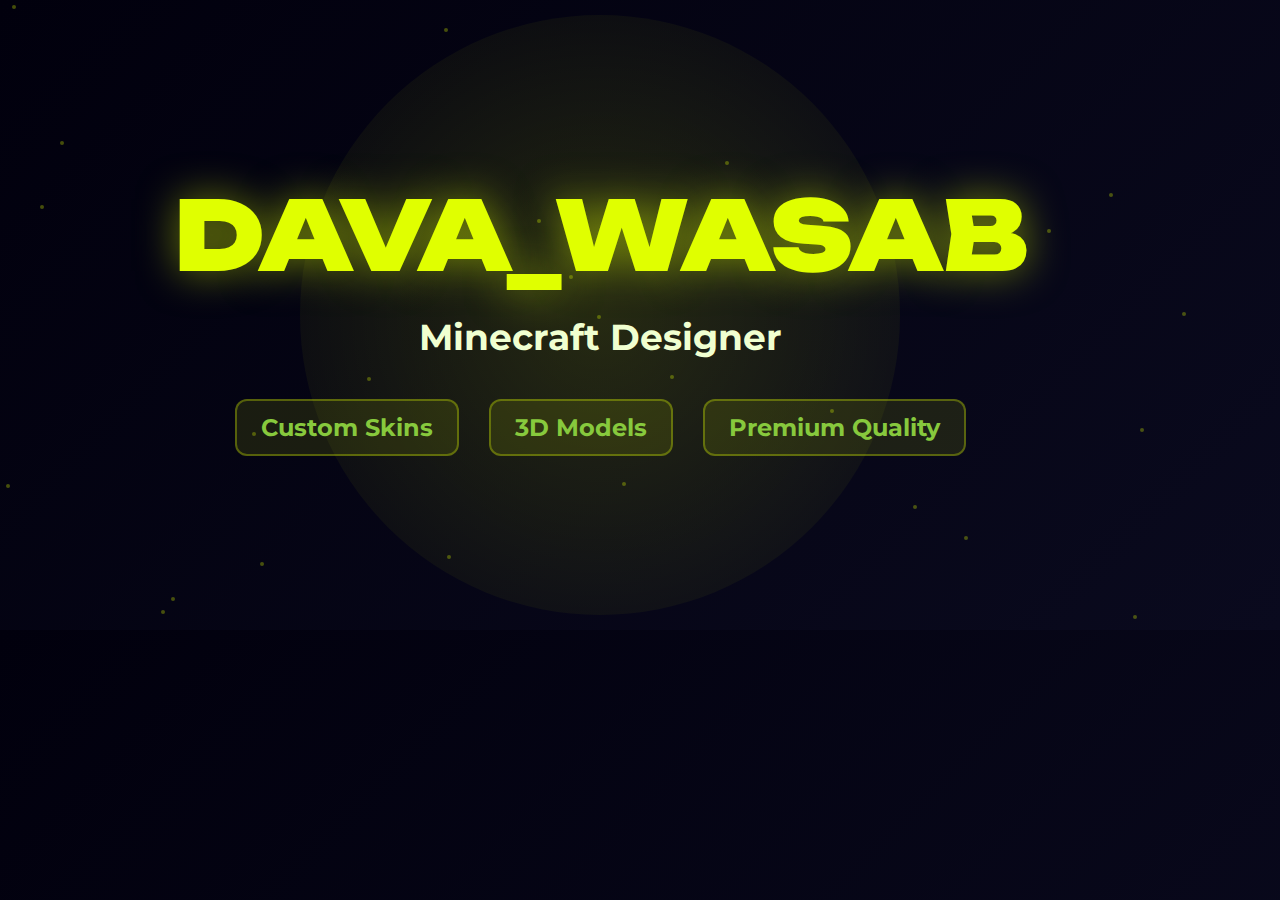
<file: docs/preview-generator.html>
<!DOCTYPE html>
<html lang="en">
<head>
    <meta charset="UTF-8">
    <meta name="viewport" content="width=device-width, initial-scale=1.0">
    <title>Preview Generator</title>
    <link href="https://fonts.googleapis.com/css2?family=Montserrat:wght@700;900&family=Unbounded:wght@900&display=swap" rel="stylesheet">
    <style>
        * {
            margin: 0;
            padding: 0;
            box-sizing: border-box;
        }
        
        body {
            width: 1200px;
            height: 630px;
            background: linear-gradient(135deg, #01000D 0%, #0A0A1E 100%);
            display: flex;
            align-items: center;
            justify-content: center;
            position: relative;
            overflow: hidden;
        }
        
        /* Particles background */
        .particle {
            position: absolute;
            width: 4px;
            height: 4px;
            background: rgba(224, 255, 0, 0.3);
            border-radius: 50%;
        }
        
        .content {
            text-align: center;
            z-index: 10;
            padding: 60px;
        }
        
        .logo {
            font-family: 'Unbounded', sans-serif;
            font-size: 96px;
            font-weight: 900;
            color: #E0FF00;
            letter-spacing: -2px;
            margin-bottom: 20px;
            text-shadow: 0 0 40px rgba(224, 255, 0, 0.5);
        }
        
        .tagline {
            font-family: 'Montserrat', sans-serif;
            font-size: 36px;
            font-weight: 700;
            color: #F0FFD0;
            margin-bottom: 30px;
        }
        
        .features {
            display: flex;
            gap: 30px;
            justify-content: center;
            margin-top: 40px;
        }
        
        .feature {
            font-family: 'Montserrat', sans-serif;
            font-size: 24px;
            font-weight: 700;
            color: #87C93D;
            padding: 12px 24px;
            background: rgba(224, 255, 0, 0.1);
            border: 2px solid rgba(224, 255, 0, 0.3);
            border-radius: 12px;
        }
        
        .glow {
            position: absolute;
            width: 600px;
            height: 600px;
            background: radial-gradient(circle, rgba(224, 255, 0, 0.15), transparent);
            border-radius: 50%;
            top: 50%;
            left: 50%;
            transform: translate(-50%, -50%);
            pointer-events: none;
        }
    </style>
</head>
<body>
    <div class="glow"></div>
    
    <!-- Particles -->
    <script>
        for (let i = 0; i < 30; i++) {
            const particle = document.createElement('div');
            particle.className = 'particle';
            particle.style.left = Math.random() * 100 + '%';
            particle.style.top = Math.random() * 100 + '%';
            particle.style.animationDelay = Math.random() * 3 + 's';
            document.body.appendChild(particle);
        }
    </script>
    
    <div class="content">
        <div class="logo">DAVA_WASAB</div>
        <div class="tagline">Minecraft Designer</div>
        <div class="features">
            <div class="feature">Custom Skins</div>
            <div class="feature">3D Models</div>
            <div class="feature">Premium Quality</div>
        </div>
    </div>
</body>
</html>
</file>
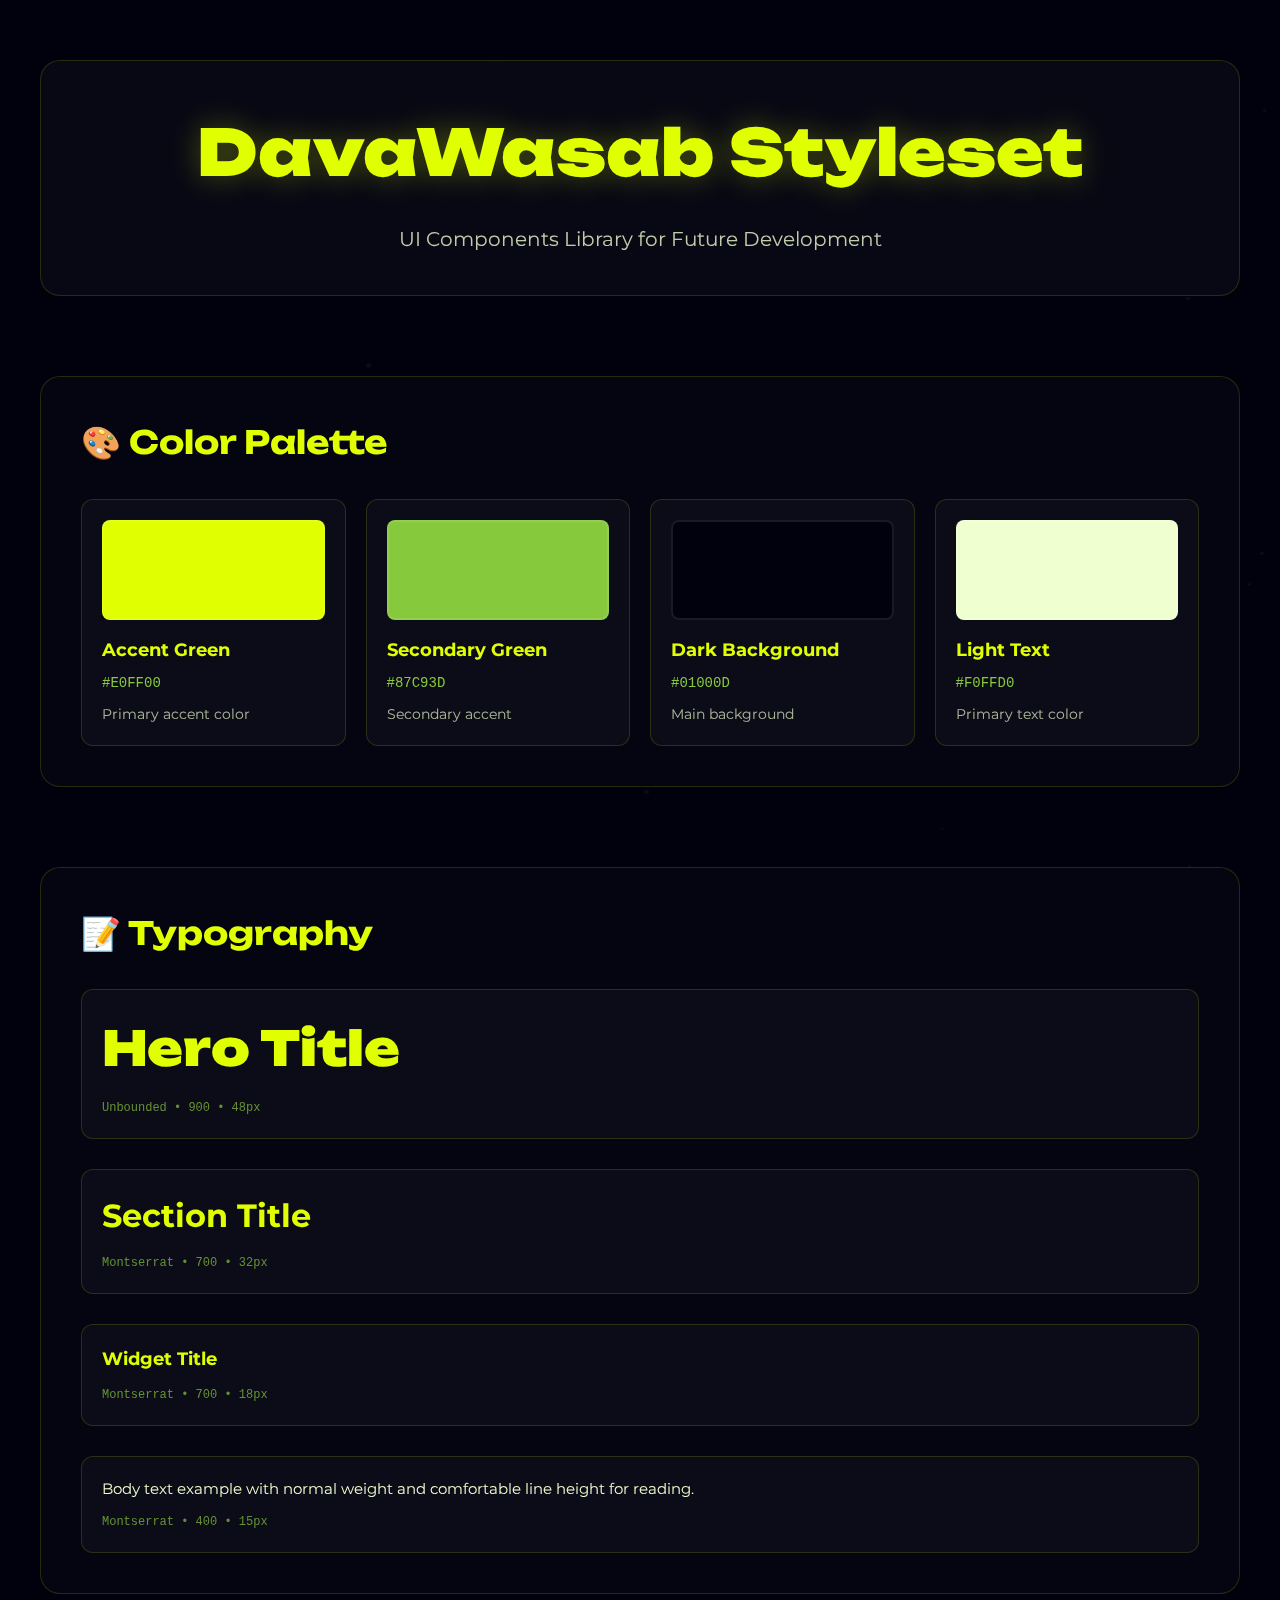
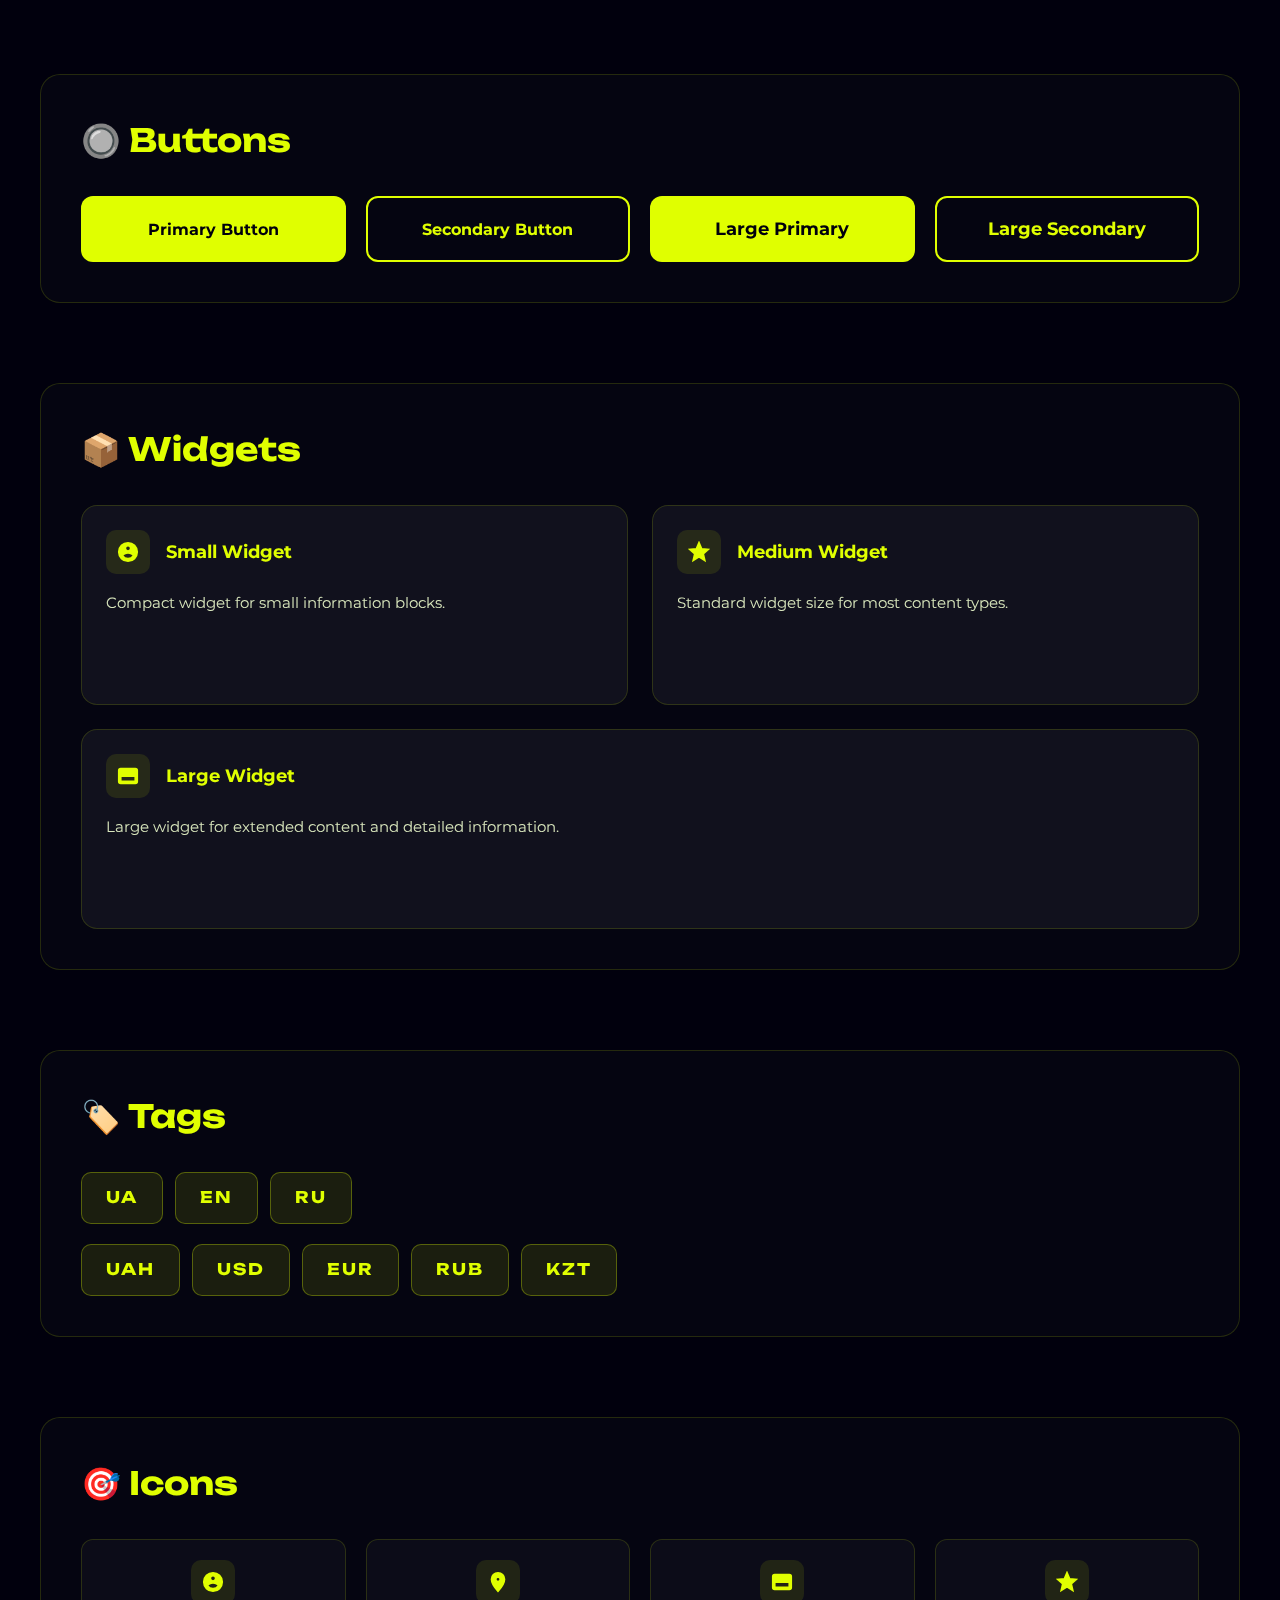
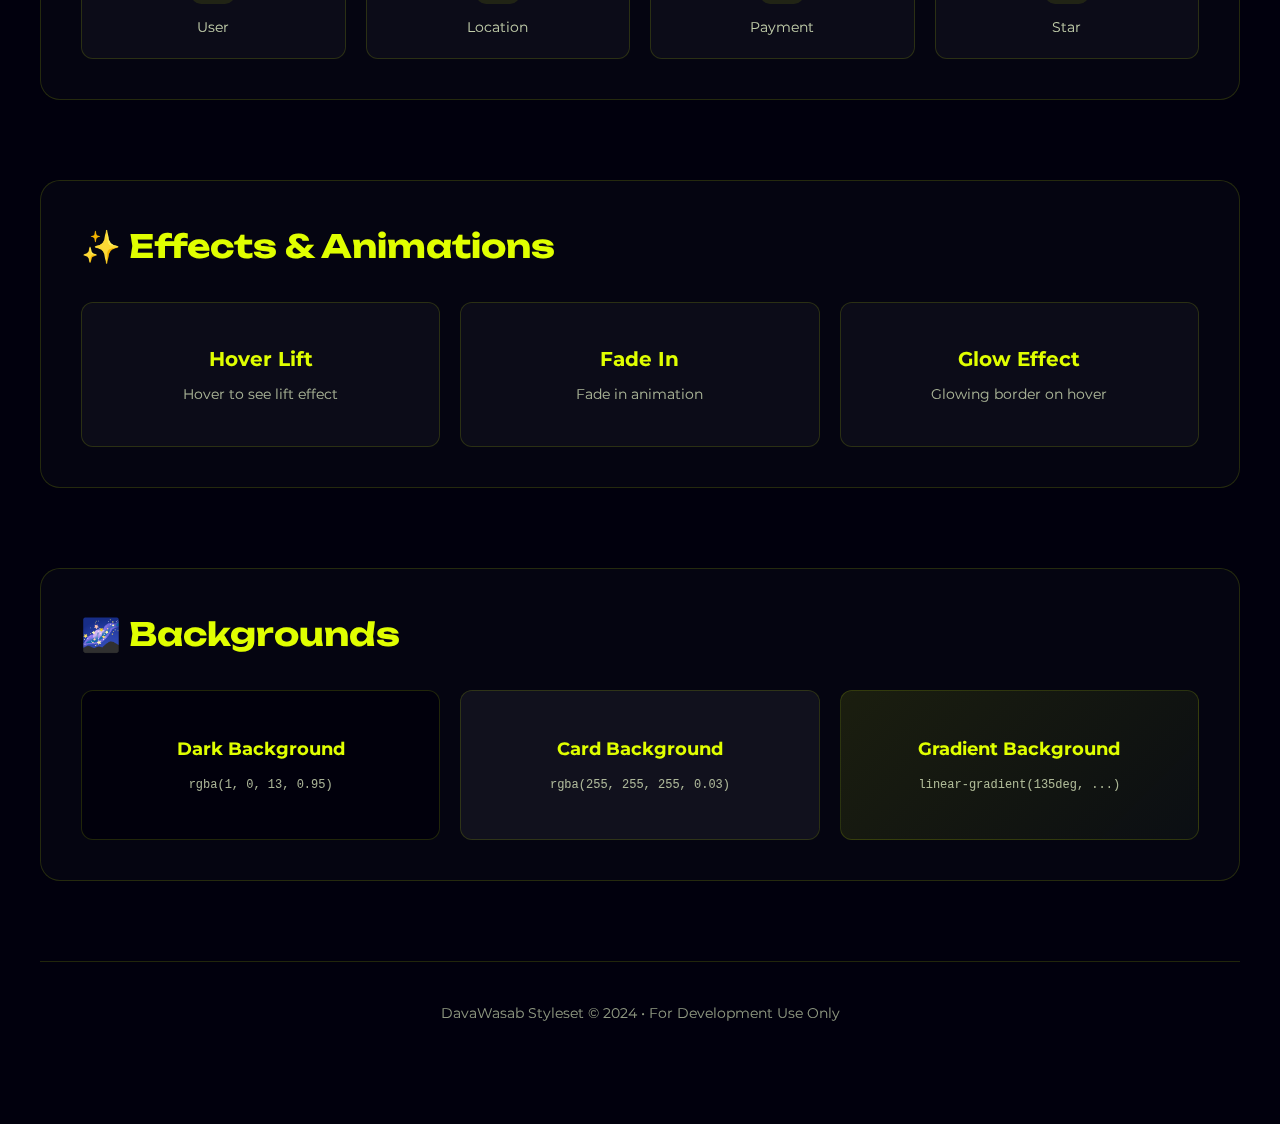
<file: docs/styleset.html>
<!DOCTYPE html>
<html lang="en">
<head>
    <meta charset="UTF-8">
    <meta name="viewport" content="width=device-width, initial-scale=1.0">
    <title>DavaWasab Styleset - UI Components Library</title>
    <link rel="preconnect" href="https://fonts.googleapis.com">
    <link rel="preconnect" href="https://fonts.gstatic.com" crossorigin>
    <link href="https://fonts.googleapis.com/css2?family=Montserrat:wght@400;500;600;700;800;900&family=Unbounded:wght@400;500;600;700;800;900&display=swap" rel="stylesheet">
    <link rel="stylesheet" href="styleset.css">
</head>
<body>
    <!-- Particles Background -->
    <div class="particles-container" id="particles"></div>

    <!-- Main Container -->
    <div class="styleset-container">
        <!-- Header -->
        <header class="styleset-header">
            <h1 class="styleset-title">DavaWasab Styleset</h1>
            <p class="styleset-subtitle">UI Components Library for Future Development</p>
        </header>

        <!-- Color Palette Section -->
        <section class="styleset-section">
            <h2 class="section-title">🎨 Color Palette</h2>
            <div class="color-grid">
                <div class="color-card">
                    <div class="color-preview" style="background: #E0FF00;"></div>
                    <div class="color-info">
                        <h3>Accent Green</h3>
                        <code>#E0FF00</code>
                        <p>Primary accent color</p>
                    </div>
                </div>
                <div class="color-card">
                    <div class="color-preview" style="background: #87C93D;"></div>
                    <div class="color-info">
                        <h3>Secondary Green</h3>
                        <code>#87C93D</code>
                        <p>Secondary accent</p>
                    </div>
                </div>
                <div class="color-card">
                    <div class="color-preview" style="background: #01000D;"></div>
                    <div class="color-info">
                        <h3>Dark Background</h3>
                        <code>#01000D</code>
                        <p>Main background</p>
                    </div>
                </div>
                <div class="color-card">
                    <div class="color-preview" style="background: #F0FFD0;"></div>
                    <div class="color-info">
                        <h3>Light Text</h3>
                        <code>#F0FFD0</code>
                        <p>Primary text color</p>
                    </div>
                </div>
            </div>
        </section>

        <!-- Typography Section -->
        <section class="styleset-section">
            <h2 class="section-title">📝 Typography</h2>
            <div class="typography-examples">
                <div class="typo-item">
                    <h1 style="font-family: 'Unbounded', sans-serif; font-size: 48px; font-weight: 900; color: #E0FF00;">Hero Title</h1>
                    <code>Unbounded • 900 • 48px</code>
                </div>
                <div class="typo-item">
                    <h2 style="font-family: 'Montserrat', sans-serif; font-size: 32px; font-weight: 700; color: #E0FF00;">Section Title</h2>
                    <code>Montserrat • 700 • 32px</code>
                </div>
                <div class="typo-item">
                    <h3 style="font-family: 'Montserrat', sans-serif; font-size: 18px; font-weight: 700; color: #E0FF00;">Widget Title</h3>
                    <code>Montserrat • 700 • 18px</code>
                </div>
                <div class="typo-item">
                    <p style="font-family: 'Montserrat', sans-serif; font-size: 15px; color: #F0FFD0;">Body text example with normal weight and comfortable line height for reading.</p>
                    <code>Montserrat • 400 • 15px</code>
                </div>
            </div>
        </section>

        <!-- Buttons Section -->
        <section class="styleset-section">
            <h2 class="section-title">🔘 Buttons</h2>
            <div class="button-grid">
                <button class="btn btn-primary">Primary Button</button>
                <button class="btn btn-secondary">Secondary Button</button>
                <button class="btn btn-primary btn-large">Large Primary</button>
                <button class="btn btn-secondary btn-large">Large Secondary</button>
            </div>
        </section>

        <!-- Widgets Section -->
        <section class="styleset-section">
            <h2 class="section-title">📦 Widgets</h2>
            <div class="widget-grid">
                <!-- Small Widget -->
                <div class="widget widget-small">
                    <div class="widget-header">
                        <span class="widget-icon">
                            <svg viewBox="0 0 24 24"><path d="M12 2C6.48 2 2 6.48 2 12s4.48 10 10 10 10-4.48 10-10S17.52 2 12 2zm0 3c1.66 0 3 1.34 3 3s-1.34 3-3 3-3-1.34-3-3 1.34-3 3-3zm0 14.2c-2.5 0-4.71-1.28-6-3.22.03-1.99 4-3.08 6-3.08 1.99 0 5.97 1.09 6 3.08-1.29 1.94-3.5 3.22-6 3.22z"/></svg>
                        </span>
                        <h3>Small Widget</h3>
                    </div>
                    <div class="widget-content">
                        <p>Compact widget for small information blocks.</p>
                    </div>
                </div>

                <!-- Medium Widget -->
                <div class="widget widget-medium">
                    <div class="widget-header">
                        <span class="widget-icon">
                            <svg viewBox="0 0 24 24"><path d="M12 17.27L18.18 21l-1.64-7.03L22 9.24l-7.19-.61L12 2 9.19 8.63 2 9.24l5.46 4.73L5.82 21z"/></svg>
                        </span>
                        <h3>Medium Widget</h3>
                    </div>
                    <div class="widget-content">
                        <p>Standard widget size for most content types.</p>
                    </div>
                </div>

                <!-- Large Widget -->
                <div class="widget widget-large">
                    <div class="widget-header">
                        <span class="widget-icon">
                            <svg viewBox="0 0 24 24"><path d="M20 4H4c-1.11 0-1.99.89-1.99 2L2 18c0 1.11.89 2 2 2h16c1.11 0 2-.89 2-2V6c0-1.11-.89-2-2-2zm0 14H4v-6h16v6zm0-10H4V6h16v2z"/></svg>
                        </span>
                        <h3>Large Widget</h3>
                    </div>
                    <div class="widget-content">
                        <p>Large widget for extended content and detailed information.</p>
                    </div>
                </div>
            </div>
        </section>

        <!-- Tags Section -->
        <section class="styleset-section">
            <h2 class="section-title">🏷️ Tags</h2>
            <div class="tags-examples">
                <div class="language-tags">
                    <span class="tag">UA</span>
                    <span class="tag">EN</span>
                    <span class="tag">RU</span>
                </div>
                <div class="payment-currencies">
                    <span class="currency-tag">UAH</span>
                    <span class="currency-tag">USD</span>
                    <span class="currency-tag">EUR</span>
                    <span class="currency-tag">RUB</span>
                    <span class="currency-tag">KZT</span>
                </div>
            </div>
        </section>

        <!-- Icons Section -->
        <section class="styleset-section">
            <h2 class="section-title">🎯 Icons</h2>
            <div class="icon-grid">
                <div class="icon-item">
                    <div class="widget-icon">
                        <svg viewBox="0 0 24 24"><path d="M12 2C6.48 2 2 6.48 2 12s4.48 10 10 10 10-4.48 10-10S17.52 2 12 2zm0 3c1.66 0 3 1.34 3 3s-1.34 3-3 3-3-1.34-3-3 1.34-3 3-3zm0 14.2c-2.5 0-4.71-1.28-6-3.22.03-1.99 4-3.08 6-3.08 1.99 0 5.97 1.09 6 3.08-1.29 1.94-3.5 3.22-6 3.22z"/></svg>
                    </div>
                    <span>User</span>
                </div>
                <div class="icon-item">
                    <div class="widget-icon">
                        <svg viewBox="0 0 24 24"><path d="M12 2C8.13 2 5 5.13 5 9c0 5.25 7 13 7 13s7-7.75 7-13c0-3.87-3.13-7-7-7zm0 9.5c-1.38 0-2.5-1.12-2.5-2.5s1.12-2.5 2.5-2.5 2.5 1.12 2.5 2.5-1.12 2.5-2.5 2.5z"/></svg>
                    </div>
                    <span>Location</span>
                </div>
                <div class="icon-item">
                    <div class="widget-icon">
                        <svg viewBox="0 0 24 24"><path d="M20 4H4c-1.11 0-1.99.89-1.99 2L2 18c0 1.11.89 2 2 2h16c1.11 0 2-.89 2-2V6c0-1.11-.89-2-2-2zm0 14H4v-6h16v6zm0-10H4V6h16v2z"/></svg>
                    </div>
                    <span>Payment</span>
                </div>
                <div class="icon-item">
                    <div class="widget-icon">
                        <svg viewBox="0 0 24 24"><path d="M12 17.27L18.18 21l-1.64-7.03L22 9.24l-7.19-.61L12 2 9.19 8.63 2 9.24l5.46 4.73L5.82 21z"/></svg>
                    </div>
                    <span>Star</span>
                </div>
            </div>
        </section>

        <!-- Effects Section -->
        <section class="styleset-section">
            <h2 class="section-title">✨ Effects & Animations</h2>
            <div class="effects-grid">
                <div class="effect-demo hover-lift">
                    <h3>Hover Lift</h3>
                    <p>Hover to see lift effect</p>
                </div>
                <div class="effect-demo fade-in">
                    <h3>Fade In</h3>
                    <p>Fade in animation</p>
                </div>
                <div class="effect-demo glow-effect">
                    <h3>Glow Effect</h3>
                    <p>Glowing border on hover</p>
                </div>
            </div>
        </section>

        <!-- Backgrounds Section -->
        <section class="styleset-section">
            <h2 class="section-title">🌌 Backgrounds</h2>
            <div class="background-examples">
                <div class="bg-example bg-dark">
                    <h3>Dark Background</h3>
                    <code>rgba(1, 0, 13, 0.95)</code>
                </div>
                <div class="bg-example bg-card">
                    <h3>Card Background</h3>
                    <code>rgba(255, 255, 255, 0.03)</code>
                </div>
                <div class="bg-example bg-gradient">
                    <h3>Gradient Background</h3>
                    <code>linear-gradient(135deg, ...)</code>
                </div>
            </div>
        </section>

        <!-- Footer -->
        <footer class="styleset-footer">
            <p>DavaWasab Styleset © 2024 • For Development Use Only</p>
        </footer>
    </div>

    <script src="styleset.js"></script>
</body>
</html>
</file>
<file: styles.css>
/* PREMIUM PORTFOLIO - DAVA_WASAB
   Custom Color Scheme & Typography */

* { margin: 0; padding: 0; box-sizing: border-box; }

:root {
    --accent-green: #E0FF00;
    --text-white: #F0FFD0;
    --bg-green: #87C93D;
    --bg-black: #0a0a12;
    --glass-bg: rgba(20, 20, 28, 0.75);
    --glass-border: rgba(224, 255, 0, 0.12);
    --shadow-card: 0 8px 32px rgba(0, 0, 0, 0.4);
    --shadow-hover: 0 16px 48px rgba(0, 0, 0, 0.6);
    --radius: 16px;
    --radius-lg: 24px;
    --spring: cubic-bezier(0.34, 1.56, 0.64, 1);
}

html { 
    scroll-padding-top: 80px;
}

/* Smooth scrolling only for mouse wheel */
html {
    scroll-behavior: auto;
}

body {
    font-family: 'Montserrat', -apple-system, BlinkMacSystemFont, 'Segoe UI', sans-serif;
    background: var(--bg-black);
    color: var(--text-white);
    line-height: 1.6;
    overflow-x: hidden;
    -webkit-font-smoothing: antialiased;
    position: relative;
}

/* LOADING SCREEN */
#loader {
    position: fixed;
    top: 0;
    left: 0;
    width: 100%;
    height: 100%;
    background: var(--bg-black);
    z-index: 99999;
    display: flex;
    flex-direction: column;
    align-items: center;
    justify-content: center;
    transition: opacity 0.3s ease;
}

.loader-content {
    text-align: center;
}

.loader-logo {
    font-family: 'Unbounded', sans-serif;
    font-size: 48px;
    font-weight: 900;
    color: var(--accent-green);
    margin-bottom: 30px;
    animation: pulse 1.5s ease-in-out infinite;
}

.loader-spinner {
    width: 60px;
    height: 60px;
    border: 4px solid rgba(224, 255, 0, 0.1);
    border-top: 4px solid var(--accent-green);
    border-radius: 50%;
    animation: spin 1s linear infinite;
    margin: 0 auto 20px;
}

.loader-text {
    color: var(--text-white);
    font-size: 14px;
    font-weight: 500;
    opacity: 0.7;
    animation: fadeInOut 2s ease-in-out infinite;
}

@keyframes spin {
    0% { transform: rotate(0deg); }
    100% { transform: rotate(360deg); }
}

@keyframes pulse {
    0%, 100% { transform: scale(1); opacity: 1; }
    50% { transform: scale(1.05); opacity: 0.8; }
}

@keyframes fadeInOut {
    0%, 100% { opacity: 0.5; }
    50% { opacity: 1; }
}

/* TEXT SELECTION CONTROL */
/* Disable selection for headings and titles */
h1, h2, h3, h4, h5, h6,
.logo, .hero-title, .section-title,
.hero-subtitle, .section-subtitle,
.stat-label, .widget-title {
    user-select: none;
    -webkit-user-select: none;
    -moz-user-select: none;
    -ms-user-select: none;
}

/* Allow selection for links and paragraphs */
a, p, .social-info p, .social-info h3 {
    user-select: text;
    -webkit-user-select: text;
    -moz-user-select: text;
    -ms-user-select: text;
}

/* DIAGONAL BACKGROUND TEXT */
.diagonal-text-bg {
    position: fixed;
    top: 0;
    left: 0;
    width: 100%;
    height: 100%;
    z-index: 0;
    pointer-events: none;
    overflow: hidden;
    opacity: 0;
    display: none;
}

.diagonal-text-bg::before {
    content: 'DavaWasab DavaWasab DavaWasab DavaWasab DavaWasab DavaWasab DavaWasab DavaWasab DavaWasab DavaWasab DavaWasab DavaWasab DavaWasab DavaWasab DavaWasab';
    position: absolute;
    top: 50%;
    left: 50%;
    transform: translate(-50%, -50%) rotate(-25deg);
    font-family: 'Unbounded', sans-serif;
    font-size: 52px;
    font-weight: 900;
    color: transparent;
    -webkit-text-stroke: 1px rgba(224, 255, 0, 0.15);
    white-space: nowrap;
    letter-spacing: 8px;
}

/* PARTICLES */
.particles-container {
    position: fixed;
    top: 0;
    left: 0;
    width: 100%;
    height: 100%;
    z-index: 0;
    pointer-events: none;
    overflow: hidden;
}

.particle {
    position: absolute;
    background: rgba(224, 255, 0, 0.08);
    border-radius: 50%;
    pointer-events: none;
    opacity: 1;
    animation: floatParticle linear infinite;
}

@keyframes floatParticle {
    0% { transform: translate(0, 0) scale(1); }
    100% { transform: translate(var(--tx), var(--ty)) scale(0.3); }
}

/* NAVBAR */
.navbar {
    position: fixed;
    top: 0;
    left: 0;
    right: 0;
    z-index: 1000;
    background: rgba(1, 0, 13, 0.85);
    backdrop-filter: blur(20px);
    -webkit-backdrop-filter: blur(20px);
    border-bottom: 1px solid rgba(224, 255, 0, 0.1);
    padding: 20px 0;
    transition: all 0.3s ease;
}

.navbar-content {
    max-width: 1400px;
    margin: 0 auto;
    padding: 0 40px;
    display: flex;
    justify-content: space-between;
    align-items: center;
}

.logo {
    font-family: 'Unbounded', sans-serif;
    font-size: 20px;
    font-weight: 900;
    color: var(--accent-green);
    letter-spacing: 1px;
    text-transform: uppercase;
    display: flex;
    align-items: center;
    gap: 12px;
}

.logo-icon {
    width: 36px;
    height: 36px;
    padding: 6px;
    background: linear-gradient(135deg, var(--accent-green) 0%, var(--bg-green) 100%);
    border-radius: 10px;
    color: var(--bg-black);
    box-shadow: 0 4px 16px rgba(224, 255, 0, 0.3);
    flex-shrink: 0;
}

.navbar-right {
    display: flex;
    gap: 12px;
}

.nav-link {
    color: var(--text-white);
    text-decoration: none;
    font-size: 15px;
    font-weight: 600;
    padding: 10px 20px;
    border-radius: 8px;
    transition: all 0.3s ease;
}

.nav-link:hover {
    color: var(--accent-green);
    background: rgba(224, 255, 0, 0.05);
}

.nav-link.active {
    color: var(--accent-green);
    background: rgba(224, 255, 0, 0.1);
}

/* HERO */
.hero {
    min-height: 100vh;
    display: flex;
    align-items: center;
    justify-content: center;
    padding: 140px 40px 100px;
    text-align: center;
    position: relative;
    overflow: hidden;
}

.hero-content {
    max-width: 900px;
    position: relative;
    z-index: 1;
}

.hero-badge {
    display: inline-flex;
    align-items: center;
    gap: 10px;
    padding: 8px 24px;
    background: var(--glass-bg);
    backdrop-filter: blur(20px);
    border: 1px solid var(--glass-border);
    border-radius: 100px;
    font-size: 14px;
    font-weight: 600;
    margin-bottom: 32px;
    box-shadow: var(--shadow-card);
}

.badge-dot {
    width: 8px;
    height: 8px;
    background: var(--accent-green);
    border-radius: 50%;
    animation: dotPulse 2s ease-in-out infinite;
}

@keyframes dotPulse {
    0%, 100% { transform: scale(1); opacity: 1; }
    50% { transform: scale(1.3); opacity: 0.7; }
}

.hero-title {
    font-family: 'Unbounded', sans-serif;
    font-size: clamp(48px, 10vw, 96px);
    font-weight: 900;
    letter-spacing: -2px;
    margin-bottom: 24px;
    color: var(--accent-green);
    text-transform: uppercase;
}

.hero-subtitle {
    font-size: 20px;
    color: var(--text-white);
    margin-bottom: 40px;
    max-width: 700px;
    margin-left: auto;
    margin-right: auto;
    line-height: 1.8;
}

.hero-buttons {
    display: flex;
    gap: 16px;
    justify-content: center;
    flex-wrap: wrap;
}

.scroll-hint {
    display: flex;
    flex-direction: column;
    align-items: center;
    gap: 8px;
    margin-top: 40px;
    color: var(--text-white);
    opacity: 0.6;
    animation: bounceDown 2s ease-in-out infinite;
    transition: opacity 0.3s ease;
}

.scroll-hint p {
    font-size: 13px;
    font-weight: 600;
    text-transform: uppercase;
    letter-spacing: 1px;
}

.scroll-hint svg {
    color: var(--accent-green);
}

.scroll-hint.hidden {
    opacity: 0;
    pointer-events: none;
}

@keyframes bounceDown {
    0%, 100% { transform: translateY(0); }
    50% { transform: translateY(10px); }
}

/* BUTTONS */
.btn {
    display: inline-flex;
    align-items: center;
    justify-content: center;
    padding: 16px 40px;
    font-size: 16px;
    font-weight: 700;
    text-decoration: none;
    border-radius: var(--radius);
    transition: all 0.3s ease;
    border: none;
    font-family: 'Montserrat', sans-serif;
}

.btn-primary {
    background: var(--accent-green);
    color: var(--bg-black);
}

.btn-primary:hover {
    transform: translateY(-2px);
    box-shadow: 0 8px 24px rgba(224, 255, 0, 0.3);
}

.btn-secondary {
    background: var(--glass-bg);
    backdrop-filter: blur(20px);
    color: var(--text-white);
    border: 1px solid var(--glass-border);
}

.btn-secondary:hover {
    background: rgba(255, 255, 255, 0.1);
    transform: translateY(-2px);
}

.btn-large {
    padding: 18px 48px;
    font-size: 17px;
    width: 100%;
}

/* SECTIONS */
section {
    padding: 100px 40px;
    position: relative;
    z-index: 1;
}

.container {
    max-width: 1400px;
    margin: 0 auto;
}

.section-header {
    text-align: center;
    margin-bottom: 60px;
}

.section-title {
    font-family: 'Unbounded', sans-serif;
    font-size: clamp(36px, 6vw, 64px);
    font-weight: 900;
    letter-spacing: -1px;
    margin-bottom: 16px;
    color: var(--accent-green);
    text-transform: uppercase;
}

.section-subtitle {
    font-size: 18px;
    color: var(--text-white);
    opacity: 0.8;
}

/* WIDGETS */
.widget-grid {
    display: grid;
    grid-template-columns: repeat(auto-fit, minmax(280px, 1fr));
    gap: 20px;
}

.widget {
    background: var(--glass-bg);
    backdrop-filter: blur(30px);
    -webkit-backdrop-filter: blur(30px);
    border: 1px solid rgba(224, 255, 0, 0.15);
    border-radius: var(--radius-lg);
    padding: 24px;
    transition: all 0.4s cubic-bezier(0.25, 0.46, 0.45, 0.94);
    position: relative;
    overflow: hidden;
    box-shadow: var(--shadow-card);
    opacity: 1 !important;
    transform: none !important;
    cursor: pointer;
}

@keyframes fadeInUp {
    from {
        opacity: 0;
        transform: translateY(20px);
    }
    to {
        opacity: 1;
        transform: translateY(0);
    }
}

.widget:hover {
    transform: translateY(-4px);
    box-shadow: var(--shadow-hover);
    border-color: rgba(224, 255, 0, 0.3);
}

/* Ripple Effect */
.ripple {
    position: absolute;
    border-radius: 50%;
    background: rgba(224, 255, 0, 0.4);
    transform: translate(-50%, -50%) scale(0);
    animation: rippleEffect 0.6s ease-out;
    pointer-events: none;
}

@keyframes rippleEffect {
    to {
        transform: translate(-50%, -50%) scale(15);
        opacity: 0;
    }
}

.widget-large { grid-column: span 2; }
.widget-wide { grid-column: span 2; }
.widget-full { grid-column: 1 / -1; }

.widget-header {
    display: flex;
    align-items: center;
    gap: 16px;
    margin-bottom: 16px;
}

.widget-icon {
    width: 44px;
    height: 44px;
    display: flex;
    align-items: center;
    justify-content: center;
    background: rgba(224, 255, 0, 0.1);
    border-radius: 10px;
    flex-shrink: 0;
}

.widget-icon svg {
    width: 22px;
    height: 22px;
    stroke: var(--accent-green);
    stroke-width: 2;
    fill: none;
}

.widget-header h3 {
    font-family: 'Montserrat', sans-serif;
    font-size: 18px;
    font-weight: 700;
    color: var(--accent-green);
}

.widget-content {
    display: flex;
    flex-direction: column;
    height: 100%;
}

.widget-content p {
    color: var(--text-white);
    line-height: 1.7;
    font-size: 15px;
    opacity: 0.9;
}

/* STATS */
.stat-item {
    display: flex;
    flex-direction: column;
    gap: 8px;
}

.stat-value {
    font-family: 'Unbounded', sans-serif;
    font-size: 48px;
    font-weight: 900;
    color: var(--accent-green);
}

.stat-label {
    font-size: 13px;
    color: var(--text-white);
    text-transform: uppercase;
    letter-spacing: 1px;
    opacity: 0.7;
}

.language-tags {
    display: flex;
    gap: 12px;
    flex-wrap: wrap;
    justify-content: center;
}

.tag {
    padding: 12px 24px;
    background: rgba(224, 255, 0, 0.1);
    border: 1px solid rgba(224, 255, 0, 0.2);
    border-radius: 12px;
    font-size: 20px;
    font-weight: 700;
    color: var(--accent-green);
    transition: all 0.3s ease;
    font-family: 'Unbounded', sans-serif;
    letter-spacing: 1px;
}

.tag:hover {
    background: rgba(224, 255, 0, 0.15);
    border-color: rgba(224, 255, 0, 0.3);
    transform: translateY(-2px);
}

.location-text {
    margin-bottom: 12px;
}

.digital-clock {
    display: inline-block;
    background: rgba(224, 255, 0, 0.1);
    border: 1px solid rgba(224, 255, 0, 0.3);
    border-radius: var(--radius);
    padding: 12px 20px;
    text-decoration: none;
    transition: all 0.3s ease;
    cursor: pointer;
}

.digital-clock:hover {
    background: rgba(224, 255, 0, 0.15);
    border-color: rgba(224, 255, 0, 0.5);
    transform: translateY(-2px);
}

.clock-time {
    font-family: 'Unbounded', monospace;
    font-size: 24px;
    font-weight: 700;
    color: var(--accent-green);
    letter-spacing: 2px;
}

.tag {
    padding: 8px 16px;
    background: rgba(224, 255, 0, 0.1);
    border: 1px solid rgba(224, 255, 0, 0.3);
    border-radius: 8px;
    font-size: 14px;
    font-weight: 700;
    color: var(--accent-green);
}

.location-text {
    font-size: 16px;
    color: var(--text-white);
    font-weight: 600;
}

/* SERVICES */
.service-list {
    display: flex;
    flex-direction: column;
    gap: 16px;
}

.service-list-compact {
    display: flex;
    flex-direction: column;
    gap: 12px;
}

.service-item {
    display: flex;
    align-items: center;
    gap: 12px;
    padding: 14px;
    background: rgba(255, 255, 255, 0.03);
    backdrop-filter: blur(10px);
    border: 1px solid rgba(224, 255, 0, 0.1);
    border-radius: var(--radius);
    transition: all 0.3s ease;
}

.service-item:hover {
    background: rgba(255, 255, 255, 0.05);
    border-color: rgba(224, 255, 0, 0.2);
}

.service-icon {
    width: 40px;
    height: 40px;
    display: flex;
    align-items: center;
    justify-content: center;
    background: rgba(224, 255, 0, 0.1);
    border-radius: 8px;
    flex-shrink: 0;
}

.service-icon svg {
    width: 24px;
    height: 24px;
    stroke: var(--accent-green);
    stroke-width: 2;
    fill: none;
}

.service-info h4 {
    font-size: 16px;
    font-weight: 700;
    color: var(--accent-green);
    margin-bottom: 4px;
}

.service-info p {
    font-size: 14px;
    color: var(--text-white);
    opacity: 0.8;
}

/* PAYMENT CARDS STATIC */
.payment-cards-static {
    display: flex;
    gap: 10px;
    margin-bottom: 12px;
}

.payment-card-static {
    flex: 1;
    background: linear-gradient(135deg, rgba(224, 255, 0, 0.1), rgba(135, 201, 61, 0.05));
    border: 1px solid rgba(224, 255, 0, 0.15);
    border-radius: 10px;
    padding: 16px;
    display: flex;
    align-items: center;
    justify-content: center;
    min-height: 60px;
}

.payment-card-static.visa {
    background: linear-gradient(135deg, rgba(26, 59, 139, 0.2), rgba(0, 86, 179, 0.1));
    border-color: rgba(26, 59, 139, 0.3);
}

.payment-card-static.mir {
    background: linear-gradient(135deg, rgba(0, 150, 57, 0.2), rgba(0, 107, 41, 0.1));
    border-color: rgba(0, 150, 57, 0.3);
}

.payment-card-static .card-logo {
    font-size: 18px;
    font-weight: 900;
    font-family: 'Unbounded', sans-serif;
    letter-spacing: 1.5px;
}

.payment-card-static.visa .card-logo {
    color: #1A3B8B;
    text-shadow: 0 0 10px rgba(26, 59, 139, 0.3);
}

.payment-card-static.mir .card-logo {
    color: #00963A;
    text-shadow: 0 0 10px rgba(0, 150, 58, 0.3);
}

/* Payment Currencies */
.payment-currencies {
    display: flex;
    gap: 8px;
    flex-wrap: wrap;
    justify-content: center;
    margin-bottom: 12px;
}

.currency-tag {
    padding: 8px 16px;
    background: rgba(224, 255, 0, 0.1);
    border: 1px solid rgba(224, 255, 0, 0.3);
    border-radius: 8px;
    font-size: 14px;
    font-weight: 700;
    color: var(--accent-green);
    font-family: 'Unbounded', sans-serif;
    letter-spacing: 1px;
    white-space: nowrap;
}

.payment-note {
    font-size: 10px;
    color: var(--text-white);
    opacity: 0.5;
    text-align: center;
    font-style: italic;
    margin: 0;
    margin-top: auto;
}

/* SOCIALS WIDGET */
.social-links-compact {
    display: grid;
    grid-template-columns: 1fr 1fr;
    gap: 8px;
    margin-bottom: 12px;
}

.social-link-btn {
    display: flex;
    align-items: center;
    justify-content: center;
    gap: 8px;
    padding: 12px;
    background: rgba(255, 255, 255, 0.03);
    border: 1px solid rgba(224, 255, 0, 0.1);
    border-radius: 8px;
    text-decoration: none;
    color: var(--text-white);
    font-size: 13px;
    font-weight: 600;
    transition: all 0.3s ease;
}

.social-link-btn svg {
    width: 18px;
    height: 18px;
    flex-shrink: 0;
}

.social-link-btn:hover {
    background: rgba(255, 255, 255, 0.05);
    border-color: rgba(224, 255, 0, 0.3);
    transform: translateY(-2px);
}

.social-link-btn.telegram:hover {
    border-color: rgba(0, 136, 204, 0.5);
    color: #0088CC;
}

.social-link-btn.discord:hover {
    border-color: rgba(88, 101, 242, 0.5);
    color: #5865F2;
}

.social-link-btn.bluesky:hover {
    border-color: rgba(0, 133, 255, 0.5);
    color: #0085FF;
}

.social-link-btn.twitter:hover {
    border-color: rgba(255, 255, 255, 0.5);
    color: #FFFFFF;
}

.socials-note {
    font-size: 10px;
    color: var(--text-white);
    opacity: 0.5;
    text-align: center;
    font-style: italic;
    margin: 0;
    margin-top: auto;
}

/* GALLERY TABS */
.gallery-tabs {
    display: flex;
    gap: 12px;
    justify-content: center;
    flex-wrap: wrap;
    margin-bottom: 40px;
}

.gallery-tab {
    padding: 14px 32px;
    background: var(--glass-bg);
    backdrop-filter: blur(20px);
    border: 1px solid rgba(224, 255, 0, 0.15);
    border-radius: var(--radius);
    color: var(--text-white);
    font-family: 'Montserrat', sans-serif;
    font-size: 15px;
    font-weight: 700;
    cursor: pointer;
    transition: all 0.3s ease;
}

.gallery-tab:hover {
    background: rgba(255, 255, 255, 0.05);
    border-color: rgba(224, 255, 0, 0.3);
    transform: translateY(-2px);
}

.gallery-tab.active {
    background: var(--accent-green);
    color: var(--bg-black);
    border-color: var(--accent-green);
}

.gallery-container {
    display: none;
    opacity: 0;
    animation: fadeOut 0.3s ease;
}

.gallery-container.active {
    display: block;
    opacity: 1;
    animation: fadeIn 0.4s ease;
}

@keyframes fadeIn {
    from {
        opacity: 0;
        transform: translateY(10px);
    }
    to {
        opacity: 1;
        transform: translateY(0);
    }
}

@keyframes fadeOut {
    from {
        opacity: 1;
    }
    to {
        opacity: 0;
    }
}

/* SKINS GRID */
.skins-grid {
    display: grid;
    grid-template-columns: repeat(auto-fill, minmax(260px, 1fr));
    gap: 20px;
}

.skin-card {
    position: relative;
    border-radius: var(--radius-lg);
    overflow: hidden;
    transition: all 0.3s ease;
    cursor: pointer;
}

.skin-card:hover {
    transform: translateY(-8px);
}

.skin-image-wrapper {
    position: relative;
    width: 100%;
    background: var(--glass-bg);
    backdrop-filter: blur(20px);
    border-radius: var(--radius-lg);
    overflow: hidden;
    box-shadow: var(--shadow-card);
    border: 1px solid rgba(224, 255, 0, 0.1);
    transition: all 0.3s ease;
    display: flex;
    align-items: center;
    justify-content: center;
    min-height: 200px;
}

/* Square images for Skin Gallery only */
#gallery-skins .skin-image-wrapper {
    padding-top: 100%;
    min-height: 0;
}

#gallery-skins .skin-image {
    position: absolute;
    top: 3px;
    left: 3px;
    width: calc(100% - 6px);
    height: calc(100% - 6px);
    object-fit: cover;
}

.skin-card:hover .skin-image-wrapper {
    box-shadow: var(--shadow-hover);
    border-color: rgba(224, 255, 0, 0.3);
}

.skin-image {
    width: 100%;
    height: auto;
    object-fit: contain;
    border-radius: calc(var(--radius-lg) - 3px);
    transition: all 0.3s ease;
    padding: 3px;
    user-select: none;
    -webkit-user-select: none;
    pointer-events: none;
}

/* Background pattern for transparent images in render gallery */
#gallery-renders .skin-image-wrapper {
    background-image: 
        linear-gradient(45deg, rgba(224, 255, 0, 0.03) 25%, transparent 25%),
        linear-gradient(-45deg, rgba(224, 255, 0, 0.03) 25%, transparent 25%),
        linear-gradient(45deg, transparent 75%, rgba(224, 255, 0, 0.03) 75%),
        linear-gradient(-45deg, transparent 75%, rgba(224, 255, 0, 0.03) 75%);
    background-size: 20px 20px;
    background-position: 0 0, 0 10px, 10px -10px, -10px 0px;
}

.skin-card:hover .skin-image {
    transform: scale(1.05);
}

/* MODELS */
.models-widget {
    max-width: 900px;
    margin: 0 auto;
}

.model-features {
    display: grid;
    grid-template-columns: repeat(auto-fit, minmax(200px, 1fr));
    gap: 12px;
    margin: 24px 0;
}

.feature-item {
    display: flex;
    align-items: center;
    gap: 10px;
    padding: 14px;
    background: rgba(255, 255, 255, 0.03);
    backdrop-filter: blur(10px);
    border: 1px solid rgba(224, 255, 0, 0.1);
    border-radius: var(--radius);
    font-size: 14px;
}

.feature-icon {
    color: var(--accent-green);
    font-weight: 700;
    font-size: 16px;
}

/* PRICING */
.pricing-widget {
    display: grid;
    grid-template-columns: repeat(auto-fit, minmax(380px, 1fr));
    gap: 24px;
    max-width: 1000px;
    margin: 0 auto;
}

.widget-pricing {
    background: var(--glass-bg);
    backdrop-filter: blur(30px);
    border: 1px solid rgba(224, 255, 0, 0.15);
    border-radius: var(--radius-lg);
    padding: 36px;
    box-shadow: var(--shadow-card);
    transition: all 0.3s ease;
}

.widget-pricing:hover {
    transform: translateY(-4px);
    box-shadow: var(--shadow-hover);
    border-color: rgba(224, 255, 0, 0.3);
}

.price-display {
    display: flex;
    align-items: center;
    justify-content: center;
    gap: 12px;
    margin: 24px 0;
    flex-wrap: wrap;
}

.price-option {
    display: flex;
    flex-direction: column;
    align-items: center;
    gap: 6px;
    padding: 16px 24px;
    background: rgba(255, 255, 255, 0.03);
    backdrop-filter: blur(10px);
    border: 2px solid rgba(224, 255, 0, 0.2);
    border-radius: var(--radius);
}

.currency-label {
    font-size: 11px;
    color: var(--text-white);
    font-weight: 700;
    text-transform: uppercase;
    letter-spacing: 1px;
    opacity: 0.6;
}

.price-value {
    font-family: 'Unbounded', sans-serif;
    font-size: 32px;
    font-weight: 900;
    color: var(--accent-green);
}

.price-divider {
    color: var(--text-white);
    font-size: 14px;
    opacity: 0.5;
}

.price-negotiable {
    border-color: rgba(224, 255, 0, 0.4);
}

.price-negotiable .price-value {
    font-size: 22px;
}

.pricing-info {
    text-align: center;
    margin: 20px 0;
}

.pricing-note {
    color: var(--text-white);
    font-size: 14px;
    line-height: 1.6;
    opacity: 0.8;
}

.pricing-includes {
    margin: 24px 0;
}

.pricing-includes h4 {
    font-size: 16px;
    font-weight: 700;
    color: var(--accent-green);
    margin-bottom: 14px;
}

.include-list {
    display: flex;
    flex-direction: column;
    gap: 10px;
}

.include-item {
    display: flex;
    align-items: center;
    gap: 10px;
    padding: 12px;
    background: rgba(255, 255, 255, 0.03);
    backdrop-filter: blur(10px);
    border: 1px solid rgba(224, 255, 0, 0.1);
    border-radius: var(--radius);
    font-size: 14px;
}

.include-icon {
    color: var(--accent-green);
    font-weight: 700;
    font-size: 16px;
}

/* SOCIAL */
.social-grid {
    display: grid;
    grid-template-columns: repeat(auto-fit, minmax(260px, 1fr));
    gap: 20px;
    max-width: 900px;
    margin: 0 auto;
}

.social-card {
    display: flex;
    align-items: center;
    gap: 16px;
    padding: 20px;
    background: var(--glass-bg);
    backdrop-filter: blur(30px);
    border: 1px solid rgba(224, 255, 0, 0.15);
    border-radius: var(--radius-lg);
    text-decoration: none;
    color: var(--text-white);
    transition: all 0.3s ease;
    box-shadow: var(--shadow-card);
}

.social-card:hover {
    background: rgba(255, 255, 255, 0.08);
    transform: translateY(-4px);
    box-shadow: var(--shadow-hover);
    border-color: rgba(224, 255, 0, 0.3);
}

.social-icon {
    width: 52px;
    height: 52px;
    display: flex;
    align-items: center;
    justify-content: center;
    background: rgba(224, 255, 0, 0.1);
    border-radius: 10px;
    flex-shrink: 0;
}

.social-icon svg {
    width: 26px;
    height: 26px;
}

.social-icon.telegram svg { color: #0088cc; }
.social-icon.discord svg { color: #5865F2; }
.social-icon.bluesky svg { color: #1185fe; }
.social-icon.twitter svg { color: #ffffff; }

.social-info h3 {
    font-size: 17px;
    font-weight: 700;
    color: var(--accent-green);
    margin-bottom: 4px;
}

.social-info p {
    font-size: 14px;
    color: var(--text-white);
    opacity: 0.8;
}

/* FOOTER */
.footer {
    background: var(--glass-bg);
    backdrop-filter: blur(30px);
    border-top: 1px solid rgba(224, 255, 0, 0.1);
    padding: 60px 40px;
    text-align: center;
}

.footer-content p {
    color: var(--text-white);
    margin-bottom: 8px;
    font-size: 14px;
    opacity: 0.8;
}

.footer-subtitle {
    color: var(--text-white);
    font-size: 13px;
    opacity: 0.6;
}

/* RESPONSIVE */
@media (max-width: 1024px) {
    .container {
        padding: 0 30px;
    }
    
    .widget-grid {
        grid-template-columns: repeat(2, 1fr);
    }
    
    .widget-large,
    .widget-wide {
        grid-column: span 2;
    }
    
    .skins-grid {
        grid-template-columns: repeat(auto-fill, minmax(220px, 1fr));
    }
}

@media (max-width: 768px) {
    /* Typography */
    .hero-title {
        font-size: 42px;
        line-height: 1.2;
    }
    
    .hero-subtitle {
        font-size: 15px;
        line-height: 1.6;
    }
    
    .section-title {
        font-size: 32px;
    }
    
    .section-subtitle {
        font-size: 14px;
    }
    
    /* Navigation */
    .navbar {
        padding: 12px 16px;
    }
    
    .navbar-content {
        flex-direction: row;
        justify-content: space-between;
        align-items: center;
    }
    
    .navbar-right {
        display: flex;
        flex-wrap: wrap;
        justify-content: flex-end;
        gap: 6px;
    }
    
    .nav-link {
        font-size: 13px;
        padding: 6px 12px;
    }
    
    .logo {
        font-size: 16px;
    }
    
    .logo-icon {
        width: 28px;
        height: 28px;
    }
    
    /* Hero */
    .hero {
        min-height: 70vh;
        padding: 100px 20px 60px;
    }
    
    .hero-buttons {
        flex-direction: column;
        width: 100%;
        justify-content: center;
        align-items: center;
    }
    
    .btn-large {
        width: 100%;
        max-width: 300px;
    }
    
    /* Widgets */
    .container {
        padding: 0 20px;
    }
    
    .widget-grid {
        grid-template-columns: 1fr;
        gap: 16px;
    }
    
    .widget-large,
    .widget-wide,
    .widget-medium,
    .widget-small {
        grid-column: span 1;
    }
    
    .widget {
        padding: 20px;
    }
    
    /* Gallery */
    .gallery-tabs {
        gap: 8px;
    }
    
    .gallery-tab {
        padding: 12px 20px;
        font-size: 14px;
    }
    
    .skins-grid {
        grid-template-columns: repeat(auto-fill, minmax(150px, 1fr));
        gap: 12px;
    }
    
    /* Pricing */
    .price-display {
        flex-direction: column;
        gap: 12px;
    }
    
    .price-divider {
        display: none;
    }
    
    .price-option {
        width: 100%;
    }
    
    /* Social */
    .social-grid {
        grid-template-columns: 1fr;
        gap: 16px;
    }
    
    /* Sections */
    section {
        padding: 60px 0;
    }
    
    .section-header {
        margin-bottom: 30px;
    }
}

@media (max-width: 480px) {
    .hero-title {
        font-size: 32px;
    }
    
    .section-title {
        font-size: 26px;
    }
    
    .hero {
        min-height: 60vh;
        padding: 80px 16px 40px;
    }
    
    .skins-grid {
        grid-template-columns: 1fr;
    }
    
    .gallery-tab {
        padding: 10px 14px;
        font-size: 12px;
    }
    
    .widget {
        padding: 16px;
    }
    
    .stat-value {
        font-size: 32px;
    }
    
    .price-value {
        font-size: 24px;
    }
    
    .clock-time {
        font-size: 20px;
        letter-spacing: 1px;
    }
    
    .digital-clock {
        padding: 10px 16px;
    }
    
    .nav-link {
        font-size: 11px;
        padding: 5px 8px;
    }
}

/* SCROLLBAR */
::-webkit-scrollbar { width: 10px; }
::-webkit-scrollbar-track { background: var(--bg-black); }
::-webkit-scrollbar-thumb { background: rgba(224, 255, 0, 0.2); border-radius: 5px; }
::-webkit-scrollbar-thumb:hover { background: rgba(224, 255, 0, 0.3); }

/* SELECTION */
::selection { background: var(--accent-green); color: var(--bg-black); }

/* COPYABLE TEXT */
.copyable-text {
    cursor: pointer;
    position: relative;
    transition: all 0.3s ease;
    user-select: none;
}

.copyable-text:hover {
    color: var(--accent-green);
    text-shadow: 0 0 10px rgba(224, 255, 0, 0.3);
}

.copyable-text:active {
    transform: scale(0.95);
}

/* COPY NOTIFICATION */
.copy-notification {
    position: fixed;
    bottom: 100px;
    right: 30px;
    background: rgba(224, 255, 0, 0.95);
    color: var(--bg-black);
    padding: 16px 24px;
    border-radius: 12px;
    font-weight: 700;
    font-size: 14px;
    box-shadow: 0 8px 24px rgba(224, 255, 0, 0.4);
    z-index: 10000;
    opacity: 0;
    transform: translateY(20px);
    transition: all 0.3s ease;
    pointer-events: none;
}

.copy-notification.show {
    opacity: 1;
    transform: translateY(0);
}

/* VISITOR COUNTER */
.visitor-counter {
    position: fixed;
    bottom: 20px;
    right: 20px;
    background: var(--glass-bg);
    backdrop-filter: blur(20px);
    -webkit-backdrop-filter: blur(20px);
    border: 1px solid var(--glass-border);
    border-radius: var(--radius);
    padding: 12px 16px;
    display: flex;
    align-items: center;
    gap: 12px;
    box-shadow: var(--shadow-card);
    z-index: 999;
    transition: all 0.3s ease;
    animation: slideInUp 0.5s ease-out;
}

.visitor-counter:hover {
    transform: translateY(-2px);
    box-shadow: var(--shadow-hover);
    border-color: rgba(224, 255, 0, 0.2);
}

.counter-icon {
    width: 36px;
    height: 36px;
    background: linear-gradient(135deg, rgba(224, 255, 0, 0.1), rgba(135, 201, 61, 0.1));
    border-radius: 8px;
    display: flex;
    align-items: center;
    justify-content: center;
    flex-shrink: 0;
}

.counter-icon svg {
    width: 20px;
    height: 20px;
    fill: var(--accent-green);
}

.counter-info {
    display: flex;
    gap: 16px;
}

.counter-stat {
    display: flex;
    flex-direction: column;
    align-items: flex-start;
}

.counter-label {
    font-size: 10px;
    color: var(--text-white);
    opacity: 0.6;
    text-transform: uppercase;
    letter-spacing: 0.5px;
    font-weight: 600;
}

.counter-value {
    font-size: 18px;
    font-weight: 700;
    color: var(--accent-green);
    font-family: 'Unbounded', sans-serif;
    line-height: 1;
}

@keyframes slideInUp {
    from {
        opacity: 0;
        transform: translateY(20px);
    }
    to {
        opacity: 1;
        transform: translateY(0);
    }
}

/* Mobile adjustments for counter */
@media (max-width: 768px) {
    .visitor-counter {
        bottom: 10px;
        right: 10px;
        padding: 10px 12px;
        gap: 10px;
    }
    
    .counter-icon {
        width: 32px;
        height: 32px;
    }
    
    .counter-icon svg {
        width: 18px;
        height: 18px;
    }
    
    .counter-info {
        gap: 12px;
    }
    
    .counter-label {
        font-size: 9px;
    }
    
    .counter-value {
        font-size: 16px;
    }
}
</file>
<file: docs/styleset.css>
/* ==========================================
   DAVAWASAB STYLESET - UI COMPONENTS LIBRARY
   For Future Development & Interface Design
   ========================================== */

/* ==========================================
   COLOR VARIABLES
   ========================================== */
:root {
    /* Primary Colors */
    --accent-green: #E0FF00;
    --secondary-green: #87C93D;
    --dark-bg: #01000D;
    --text-white: #F0FFD0;
    
    /* Shadows */
    --shadow-default: 0 8px 32px rgba(0, 0, 0, 0.3);
    --shadow-hover: 0 12px 48px rgba(224, 255, 0, 0.15);
    
    /* Borders */
    --border-default: 1px solid rgba(224, 255, 0, 0.15);
    --border-hover: 1px solid rgba(224, 255, 0, 0.3);
}

/* ==========================================
   BASE STYLES
   ========================================== */
* {
    margin: 0;
    padding: 0;
    box-sizing: border-box;
}

body {
    font-family: 'Montserrat', sans-serif;
    background: var(--dark-bg);
    color: var(--text-white);
    line-height: 1.6;
    overflow-x: hidden;
}

/* ==========================================
   PARTICLES BACKGROUND
   ========================================== */
.particles-container {
    position: fixed;
    top: 0;
    left: 0;
    width: 100%;
    height: 100%;
    z-index: 0;
    pointer-events: none;
    overflow: hidden;
}

.particle {
    position: absolute;
    background: rgba(224, 255, 0, 0.05);
    border-radius: 50%;
    pointer-events: none;
    animation: floatParticle linear infinite;
}

@keyframes floatParticle {
    0% { transform: translate(0, 0) scale(1); opacity: 0.3; }
    50% { opacity: 0.3; }
    100% { transform: translate(var(--tx), var(--ty)) scale(0.3); opacity: 0.3; }
}

/* ==========================================
   MAIN CONTAINER
   ========================================== */
.styleset-container {
    position: relative;
    z-index: 1;
    max-width: 1400px;
    margin: 0 auto;
    padding: 60px 40px;
}

/* ==========================================
   HEADER
   ========================================== */
.styleset-header {
    text-align: center;
    margin-bottom: 80px;
    padding: 40px;
    background: rgba(255, 255, 255, 0.03);
    border: var(--border-default);
    border-radius: 20px;
    backdrop-filter: blur(10px);
}

.styleset-title {
    font-family: 'Unbounded', sans-serif;
    font-size: 64px;
    font-weight: 900;
    color: var(--accent-green);
    margin-bottom: 20px;
    text-shadow: 0 0 30px rgba(224, 255, 0, 0.3);
}

.styleset-subtitle {
    font-size: 20px;
    color: var(--text-white);
    opacity: 0.8;
}

/* ==========================================
   SECTIONS
   ========================================== */
.styleset-section {
    margin-bottom: 80px;
    padding: 40px;
    background: rgba(255, 255, 255, 0.02);
    border: var(--border-default);
    border-radius: 20px;
    backdrop-filter: blur(10px);
}

.section-title {
    font-family: 'Unbounded', sans-serif;
    font-size: 32px;
    font-weight: 700;
    color: var(--accent-green);
    margin-bottom: 30px;
    display: flex;
    align-items: center;
    gap: 12px;
}

/* ==========================================
   COLOR PALETTE
   ========================================== */
.color-grid {
    display: grid;
    grid-template-columns: repeat(auto-fit, minmax(250px, 1fr));
    gap: 20px;
}

.color-card {
    background: rgba(255, 255, 255, 0.03);
    border: var(--border-default);
    border-radius: 12px;
    padding: 20px;
    transition: all 0.3s ease;
}

.color-card:hover {
    transform: translateY(-4px);
    border-color: rgba(224, 255, 0, 0.3);
    box-shadow: var(--shadow-hover);
}

.color-preview {
    width: 100%;
    height: 100px;
    border-radius: 8px;
    margin-bottom: 16px;
    border: 2px solid rgba(255, 255, 255, 0.1);
}

.color-info h3 {
    font-size: 18px;
    font-weight: 700;
    color: var(--accent-green);
    margin-bottom: 8px;
}

.color-info code {
    display: block;
    font-family: 'Courier New', monospace;
    font-size: 14px;
    color: var(--secondary-green);
    margin-bottom: 8px;
}

.color-info p {
    font-size: 14px;
    opacity: 0.7;
}

/* ==========================================
   TYPOGRAPHY
   ========================================== */
.typography-examples {
    display: flex;
    flex-direction: column;
    gap: 30px;
}

.typo-item {
    padding: 20px;
    background: rgba(255, 255, 255, 0.03);
    border: var(--border-default);
    border-radius: 12px;
}

.typo-item code {
    display: block;
    margin-top: 12px;
    font-family: 'Courier New', monospace;
    font-size: 12px;
    color: var(--secondary-green);
    opacity: 0.7;
}

/* ==========================================
   BUTTONS
   ========================================== */
.button-grid {
    display: grid;
    grid-template-columns: repeat(auto-fit, minmax(200px, 1fr));
    gap: 20px;
}

.btn {
    padding: 16px 32px;
    font-family: 'Montserrat', sans-serif;
    font-size: 16px;
    font-weight: 700;
    border: none;
    border-radius: 12px;
    cursor: pointer;
    transition: all 0.3s ease;
    text-decoration: none;
    display: inline-block;
    text-align: center;
}

.btn-primary {
    background: var(--accent-green);
    color: var(--dark-bg);
}

.btn-primary:hover {
    background: var(--secondary-green);
    transform: translateY(-2px);
    box-shadow: 0 8px 24px rgba(224, 255, 0, 0.3);
}

.btn-secondary {
    background: transparent;
    color: var(--accent-green);
    border: 2px solid var(--accent-green);
}

.btn-secondary:hover {
    background: rgba(224, 255, 0, 0.1);
    transform: translateY(-2px);
}

.btn-large {
    padding: 20px 40px;
    font-size: 18px;
}

/* ==========================================
   WIDGETS
   ========================================== */
.widget-grid {
    display: grid;
    grid-template-columns: repeat(auto-fit, minmax(300px, 1fr));
    gap: 24px;
}

.widget {
    background: rgba(255, 255, 255, 0.03);
    border: var(--border-default);
    border-radius: 16px;
    padding: 24px;
    transition: all 0.3s ease;
    backdrop-filter: blur(10px);
}

.widget:hover {
    transform: translateY(-4px);
    box-shadow: var(--shadow-hover);
    border-color: rgba(224, 255, 0, 0.3);
}

.widget-small { min-height: 150px; }
.widget-medium { min-height: 200px; }
.widget-large { grid-column: span 2; min-height: 200px; }

.widget-header {
    display: flex;
    align-items: center;
    gap: 16px;
    margin-bottom: 16px;
}

.widget-icon {
    width: 44px;
    height: 44px;
    display: flex;
    align-items: center;
    justify-content: center;
    background: rgba(224, 255, 0, 0.1);
    border-radius: 10px;
    flex-shrink: 0;
}

.widget-icon svg {
    width: 22px;
    height: 22px;
    stroke: var(--accent-green);
    stroke-width: 2;
    fill: var(--accent-green);
}

.widget-header h3 {
    font-family: 'Montserrat', sans-serif;
    font-size: 18px;
    font-weight: 700;
    color: var(--accent-green);
}

.widget-content {
    display: flex;
    flex-direction: column;
    height: 100%;
}

.widget-content p {
    color: var(--text-white);
    line-height: 1.7;
    font-size: 15px;
    opacity: 0.9;
}

/* ==========================================
   TAGS
   ========================================== */
.tags-examples {
    display: flex;
    flex-direction: column;
    gap: 20px;
}

.language-tags, .payment-currencies {
    display: flex;
    gap: 12px;
    flex-wrap: wrap;
}

.tag, .currency-tag {
    padding: 12px 24px;
    background: rgba(224, 255, 0, 0.1);
    border: 1px solid rgba(224, 255, 0, 0.3);
    border-radius: 10px;
    font-size: 16px;
    font-weight: 700;
    color: var(--accent-green);
    font-family: 'Unbounded', sans-serif;
    letter-spacing: 2px;
    transition: all 0.3s ease;
}

.tag:hover, .currency-tag:hover {
    background: rgba(224, 255, 0, 0.2);
    transform: translateY(-2px);
}

/* ==========================================
   ICONS
   ========================================== */
.icon-grid {
    display: grid;
    grid-template-columns: repeat(auto-fit, minmax(120px, 1fr));
    gap: 20px;
}

.icon-item {
    display: flex;
    flex-direction: column;
    align-items: center;
    gap: 12px;
    padding: 20px;
    background: rgba(255, 255, 255, 0.03);
    border: var(--border-default);
    border-radius: 12px;
    transition: all 0.3s ease;
}

.icon-item:hover {
    transform: translateY(-4px);
    border-color: rgba(224, 255, 0, 0.3);
}

.icon-item span {
    font-size: 14px;
    color: var(--text-white);
    opacity: 0.8;
}

/* ==========================================
   EFFECTS
   ========================================== */
.effects-grid {
    display: grid;
    grid-template-columns: repeat(auto-fit, minmax(250px, 1fr));
    gap: 20px;
}

.effect-demo {
    padding: 40px;
    background: rgba(255, 255, 255, 0.03);
    border: var(--border-default);
    border-radius: 12px;
    text-align: center;
}

.effect-demo h3 {
    font-size: 20px;
    font-weight: 700;
    color: var(--accent-green);
    margin-bottom: 8px;
}

.effect-demo p {
    font-size: 14px;
    opacity: 0.7;
}

.hover-lift {
    transition: all 0.3s ease;
}

.hover-lift:hover {
    transform: translateY(-8px);
    box-shadow: var(--shadow-hover);
}

.fade-in {
    animation: fadeInUp 1s ease-out;
}

@keyframes fadeInUp {
    from {
        opacity: 0;
        transform: translateY(20px);
    }
    to {
        opacity: 1;
        transform: translateY(0);
    }
}

.glow-effect {
    transition: all 0.3s ease;
}

.glow-effect:hover {
    border-color: var(--accent-green);
    box-shadow: 0 0 30px rgba(224, 255, 0, 0.3);
}

/* ==========================================
   BACKGROUNDS
   ========================================== */
.background-examples {
    display: grid;
    grid-template-columns: repeat(auto-fit, minmax(300px, 1fr));
    gap: 20px;
}

.bg-example {
    padding: 40px;
    border-radius: 12px;
    text-align: center;
    min-height: 150px;
    display: flex;
    flex-direction: column;
    justify-content: center;
    align-items: center;
    gap: 12px;
}

.bg-example h3 {
    font-size: 18px;
    font-weight: 700;
    color: var(--accent-green);
}

.bg-example code {
    font-family: 'Courier New', monospace;
    font-size: 12px;
    color: var(--text-white);
    opacity: 0.7;
}

.bg-dark {
    background: rgba(1, 0, 13, 0.95);
    border: var(--border-default);
}

.bg-card {
    background: rgba(255, 255, 255, 0.03);
    border: var(--border-default);
    backdrop-filter: blur(10px);
}

.bg-gradient {
    background: linear-gradient(135deg, rgba(224, 255, 0, 0.1), rgba(135, 201, 61, 0.05));
    border: var(--border-default);
}

/* ==========================================
   FOOTER
   ========================================== */
.styleset-footer {
    text-align: center;
    padding: 40px;
    margin-top: 80px;
    border-top: var(--border-default);
}

.styleset-footer p {
    font-size: 14px;
    opacity: 0.6;
}

/* ==========================================
   RESPONSIVE
   ========================================== */
@media (max-width: 768px) {
    .styleset-container {
        padding: 40px 20px;
    }
    
    .styleset-title {
        font-size: 40px;
    }
    
    .section-title {
        font-size: 24px;
    }
    
    .widget-large {
        grid-column: span 1;
    }
}
</file>
